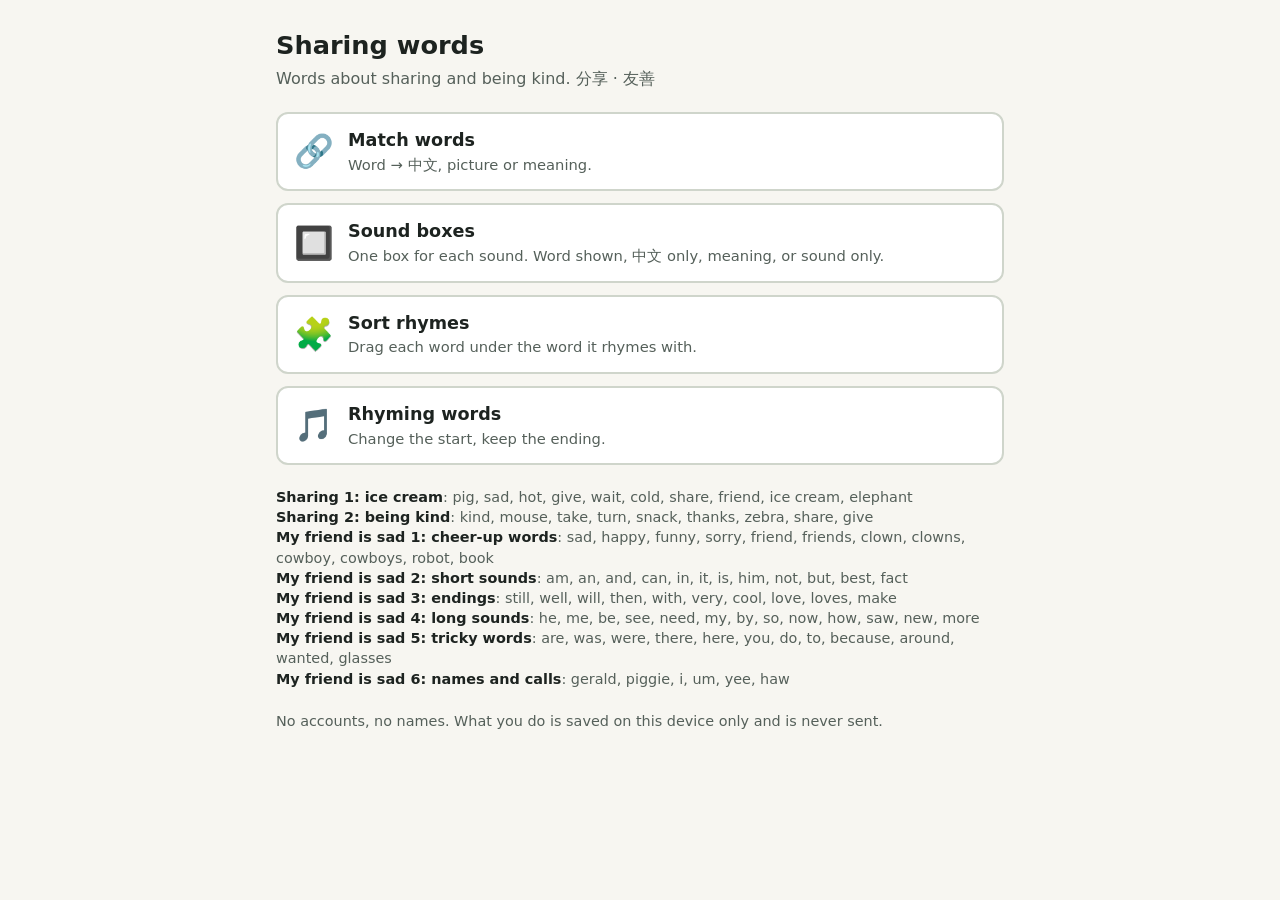
<file: index.html>
<!DOCTYPE html>
<html lang="en" translate="no" class="notranslate">
<head>
<!-- GENERATED by tools/build.py from src/index.html + src/base.css + data/units.json. Edit those, not this file. -->
<meta charset="UTF-8">
<meta name="google" content="notranslate">
<meta name="viewport" content="width=device-width, initial-scale=1">
<title>Sharing words</title>
<style>
:root {
  --bg:#f7f6f1; --card:#ffffff; --ink:#1d2320; --muted:#55605a; --line:#cfd5cb;
  --clue:#e9efdc; --box:#d9d9d9; --boxink:#111; --accent:#245c8a; --accent-ink:#fff;
  --ok:#1f6b32; --bad:#a3231b; --focus:#1a5fd0;
  --zh:"Noto Sans HK","PingFang HK","Microsoft JhengHei","Heiti TC","Noto Sans CJK TC","WenQuanYi Zen Hei",sans-serif;
  --sans:system-ui,-apple-system,"Segoe UI",Roboto,"Helvetica Neue",Arial,sans-serif;
  --emoji:"Apple Color Emoji","Segoe UI Emoji","Noto Color Emoji",sans-serif;
}
@media (prefers-color-scheme:dark) {
  :root { --bg:#14181a; --card:#1d2326; --ink:#eef1ec; --muted:#b4beb7; --line:#3b4540;
    --clue:#2b3426; --box:#3b3f3d; --boxink:#fff; --accent:#8cc0ea; --accent-ink:#0b1b28;
    --ok:#7fd48f; --bad:#ff9b92; --focus:#8cb8ff; }
}
* { box-sizing:border-box; }
html,body { margin:0; height:100%; }
body { background:var(--bg); color:var(--ink); font:16px/1.4 var(--sans); }
.zh { font-family:var(--zh); }
.emo { font-family:var(--emoji); }
button,select,input { font:inherit; color:inherit; }
button { cursor:pointer; }
:focus-visible { outline:3px solid var(--focus); outline-offset:2px; }
.sr { position:absolute; width:1px; height:1px; overflow:hidden; clip:rect(0 0 0 0); white-space:nowrap; }

/* shell: one view, no page scroll; one region takes the slack */
.app { display:flex; flex-direction:column; height:100vh; height:100dvh; }
.bar { display:flex; flex-wrap:wrap; align-items:center; gap:8px 14px; padding:8px 14px;
  background:var(--card); border-bottom:1px solid var(--line); }
.bar h1 { font-size:1.05rem; margin:0; }
.bar a.home { color:var(--accent); text-decoration:none; font-weight:700; min-height:40px; display:inline-flex; align-items:center; }
.bar label { display:inline-flex; align-items:center; gap:6px; font-size:.92rem; }
.bar .grow { flex:1; }
select { background:var(--card); border:1px solid var(--line); border-radius:8px; padding:6px 8px; min-height:40px; }
.btn { background:var(--card); border:1px solid var(--line); border-radius:8px; padding:6px 12px; min-height:40px; }
.btn:hover { border-color:var(--accent); }
.btn.pri { background:var(--accent); color:var(--accent-ink); border-color:var(--accent); font-weight:700; }
.btn[disabled] { opacity:.5; cursor:not-allowed; }
.seg { display:inline-flex; border:1px solid var(--line); border-radius:8px; overflow:hidden; }
.seg button { border:0; border-right:1px solid var(--line); background:var(--card); padding:6px 12px; min-height:40px; }
.seg button:last-child { border-right:0; }
.seg button[aria-pressed="true"] { background:var(--accent); color:var(--accent-ink); font-weight:700; }
main { flex:1; min-height:0; display:flex; flex-direction:column; }
.region { flex:1; min-height:0; overflow:auto; padding:10px 14px; }
.status { min-height:50px; padding:8px 14px; border-top:1px solid var(--line); background:var(--card); font-size:.98rem; }
.status b { font-weight:700; }
.status .tag { color:var(--muted); }
.foot { padding:6px 14px; font-size:.8rem; color:var(--muted); border-top:1px solid var(--line); }

/* the paper sheet, on screen: clue cell | boxes */
.row { display:grid; grid-template-columns:minmax(220px,280px) minmax(390px,max-content) auto; gap:14px; align-items:center;
  padding:1px 4px; margin-bottom:1px; border-radius:10px; }
.row.active { outline:2px solid var(--accent); outline-offset:2px; }
.clue { background:var(--clue); border-radius:6px; padding:2px 10px; min-height:46px; display:flex;
  align-items:center; justify-content:flex-start; gap:10px; flex-wrap:wrap; line-height:1.15; }
.clue .en { font-size:1.15rem; font-weight:600; }
.clue .cn { font-size:1.15rem; }
.clue .df { font-size:.82rem; color:var(--muted); flex:1; min-width:120px; }
.clue .ic { font-size:1.5rem; }
.clue .num { font-size:1.2rem; font-weight:700; }
.clue .sp { margin-top:2px; }
.boxes { display:flex; align-items:center; gap:0; flex-wrap:nowrap; }
.bx { position:relative; width:44px; height:44px; flex:none; }
.bx input { width:100%; height:100%; border:2px solid var(--boxink); background:var(--box); color:var(--boxink);
  text-align:center; font-size:1.35rem; font-weight:600; padding:0; margin:0 0 0 -2px; border-radius:0; }
.bx:first-child input { margin-left:0; }
.bx input:focus-visible { outline:3px solid var(--focus); outline-offset:-3px; position:relative; z-index:2; }
.bx .mk { position:absolute; top:1px; right:3px; font-style:normal; font-size:.8rem; font-weight:700; pointer-events:none; z-index:3; }
.bx.ok input { border-color:var(--ok); border-width:3px; }
.bx.ok .mk { color:var(--ok); }
.bx.bad input { border-color:var(--bad); border-style:dashed; border-width:3px; }
.bx.bad .mk { color:var(--bad); }
.bx.shown input { font-style:italic; border-style:dotted; border-width:3px; }
.gap { width:22px; flex:none; }
/* box sounds: a 🔊 under each box, shown on the row being worked on */
.bcell { display:flex; flex-direction:column; gap:4px; }
.sbar { display:flex; align-items:center; flex-wrap:wrap; row-gap:4px; }
.row:not(.active) .sbar { display:none; }
.sb { width:44px; height:40px; flex:none; padding:0; margin:0 0 0 -2px; border:1px solid var(--line); background:var(--card); border-radius:0 0 8px 8px; font-size:1rem; }
.sb:first-child { margin-left:0; }
.sb:hover { border-color:var(--accent); }
.sb.all { width:auto; margin-left:8px; white-space:nowrap; padding:0 10px; border-radius:8px; font-size:.85rem; font-weight:600; }
.bx.hear input { background:var(--clue); border-color:var(--accent); border-width:3px; }
.acts { display:flex; align-items:center; gap:6px; }
.acts .btn { min-height:36px; padding:4px 10px; font-size:.9rem; }
.lvl { font-size:.8rem; letter-spacing:1px; color:var(--muted); min-width:56px; text-align:right; }
.due { font-size:.72rem; border:1px solid var(--muted); border-radius:6px; padding:0 5px; color:var(--muted); }

/* teacher lock: switches disappear; a small mark says the page is pinned */
.lockmark { display:none; font-size:.85rem; color:var(--muted); }
.locked .lockmark { display:inline; }
.locked .ctl { display:none !important; }

/* tiles */
.tray { border-top:1px solid var(--line); background:var(--card); padding:8px 14px; max-height:34vh; overflow:auto; }
.tray[hidden] { display:none; }
.tiles { display:flex; flex-wrap:wrap; gap:6px; }
.tile { min-width:44px; height:44px; padding:0 10px; border:2px solid var(--boxink); background:var(--card);
  border-radius:8px; font-size:1.25rem; font-weight:600; }
.tile:hover { background:var(--clue); }

/* dialogs */
.veil { position:fixed; inset:0; background:rgba(0,0,0,.45); display:flex; align-items:center; justify-content:center; padding:14px; z-index:50; }
.veil[hidden] { display:none; }
.dlg { background:var(--card); color:var(--ink); border-radius:12px; max-width:760px; width:100%; max-height:88vh; display:flex;
  flex-direction:column; border:1px solid var(--line); }
.dlg header { padding:10px 14px; border-bottom:1px solid var(--line); display:flex; align-items:center; gap:8px; }
.dlg header h2 { margin:0; font-size:1.05rem; flex:1; }
.dlg pre { margin:0; padding:12px 14px; overflow:auto; white-space:pre-wrap; font:.88rem/1.45 ui-monospace,Menlo,Consolas,monospace; }
.dlg footer { padding:10px 14px; border-top:1px solid var(--line); display:flex; flex-wrap:wrap; gap:8px; align-items:center; }
.dlg .small { font-size:.8rem; color:var(--muted); flex-basis:100%; }

/* narrow screens: one row at a time */
.nav-narrow { display:none; }
@media (max-width:720px) {
  .app { height:auto; min-height:100dvh; }
  .region { overflow:visible; }
  .row { grid-template-columns:1fr; gap:8px; }
  .clue { flex-wrap:wrap; }
  .row:not(.active) { display:none; }
  .boxes { overflow-x:auto; padding-bottom:4px; }
  .acts { flex-wrap:wrap; }
  .nav-narrow { display:flex; gap:8px; }
  .bar .grow { display:none; }
}
@media (prefers-reduced-motion:reduce) { * { animation:none !important; transition:none !important; scroll-behavior:auto !important; } }

@media print {
  .bar,.tray,.status,.foot,.acts,.nav-narrow,.veil,.sbar { display:none !important; }
  .app { display:block; height:auto; } .region { overflow:visible; }
  body { background:#fff; color:#000; } .row:not(.active) { display:grid !important; }
  .row,.row.active { outline:0; grid-template-columns:240px 1fr; break-inside:avoid; margin-bottom:8px; }
  .bx input { -webkit-print-color-adjust:exact; print-color-adjust:exact; }
  .printing-blank .bx input { color:transparent; } .printing-blank .bx .mk { display:none; }
  .printing-blank .bx { } .printing-blank .bx.ok input,.printing-blank .bx.bad input,.printing-blank .bx.shown input { border:2px solid #111; font-style:normal; }
}

/* full screen guard on pinned tools: red when she leaves full screen, green tick when she comes back */
.fsv { position:fixed; inset:0; z-index:100; display:flex; align-items:center; justify-content:center; padding:20px; }
.fsv[hidden] { display:none; }
.fsv.start { background:var(--bg); color:var(--ink); }
.fsv.red { background:#b3261e; color:#fff; }
.fsv.green { background:#1f6b32; color:#fff; }
.fsbox { text-align:center; max-width:560px; }
.fsg { font-size:5rem; line-height:1.1; font-weight:700; }
.fst { font-size:1.7rem; font-weight:700; margin:12px 0 20px; }
.fsv .fsb { font-size:1.25rem; min-height:56px; padding:10px 28px; }
.fsv.red .fsb { background:#fff; color:#7a1712; border-color:#fff; }

.wrap { max-width:760px; margin:0 auto; padding:28px 16px 40px; }
h1 { margin:0 0 4px; font-size:1.6rem; }
.sub { color:var(--muted); margin:0 0 22px; }
.grid { display:grid; gap:12px; }
a.card { display:flex; align-items:center; gap:14px; background:var(--card); border:2px solid var(--line); border-radius:12px; padding:14px 16px; color:inherit; text-decoration:none; min-height:72px; }
a.card:hover { border-color:var(--accent); }
a.card .ic { font-size:2rem; }
a.card h2 { font-size:1.1rem; margin:0; } a.card p { margin:2px 0 0; color:var(--muted); font-size:.92rem; }
.units { margin-top:22px; color:var(--muted); font-size:.9rem; }
.units b { color:var(--ink); }
body { height:auto; }
</style>
</head>
<body>
<div class="wrap">
  <h1>Sharing words</h1>
  <p class="sub">Words about sharing and being kind. 分享 · 友善</p>
  <div class="grid">
    <a class="card" href="match.html"><span class="ic emo">🔗</span><span><h2>Match words</h2><p>Word → 中文, picture or meaning.</p></span></a>
    <a class="card" href="elkonin.html"><span class="ic emo">🔲</span><span><h2>Sound boxes</h2><p>One box for each sound. Word shown, 中文 only, meaning, or sound only.</p></span></a>
    <a class="card" href="sort.html"><span class="ic emo">🧩</span><span><h2>Sort rhymes</h2><p>Drag each word under the word it rhymes with.</p></span></a>
    <a class="card" href="rhyme.html"><span class="ic emo">🎵</span><span><h2>Rhyming words</h2><p>Change the start, keep the ending.</p></span></a>
  </div>
  <p class="units" id="units"></p>
  <p class="units">No accounts, no names. What you do is saved on this device only and is never sent.</p>
</div>
<script>
const D = {"_about":"SOURCE OF TRUTH for every tool in this repo (sound boxes, match, rhyme). Edit here, then run: python3 tools/build.py. Vocabulary only — no names, no book text. Chinese is written Traditional, Hong Kong usage; have a Cantonese speaker check it.","_boxes":"One box per SOUND. parts = list of syllables (and words); each = list of boxes, and a gap is left between them, as on the hand-made sheets (can | dy). Two-letter and three-letter spellings share one box (sh, ai, are). A final silent e goes with the consonant before it (ce, ke, ve, se), as on the paper sheets.","tips":{"sh":{"kind":"2-letter sound","tip":"sh: two letters make one sound, so they share one box."},"ai":{"kind":"2-letter sound","tip":"ai: two letters make one sound (the 'ay' in wait)."},"ie":{"kind":"2-letter sound","tip":"ie says /e/ in friend. It is a tricky spelling — learn it as one chunk."},"are":{"kind":"3-letter sound","tip":"are: three letters make the 'air' sound in share. One box."},"ea":{"kind":"2-letter sound","tip":"ea: two letters make one sound (the 'ee' in cream)."},"ph":{"kind":"2-letter sound","tip":"ph says /f/ in elephant. Two letters, one sound."},"ve":{"kind":"silent-e ending","tip":"English words do not end in v. 've' is one box and the e is silent."},"ce":{"kind":"silent-e ending","tip":"ce says /s/ (c before e is soft). The e is silent, and it makes the i say its name."},"ke":{"kind":"silent-e ending","tip":"ke says /k/. The e is silent, and it makes the a say its name: a-ke."},"se":{"kind":"silent-e ending","tip":"se says /s/ at the end of mouse. The e is silent."},"ou":{"kind":"2-letter sound","tip":"ou says /ow/ in mouse. Two letters, one sound."},"ur":{"kind":"2-letter sound","tip":"ur: two letters make one sound (/er/)."},"ck":{"kind":"2-letter sound","tip":"ck: two letters make one /k/ sound, used straight after a short vowel at the end of a word."},"th":{"kind":"2-letter sound","tip":"th: two letters make one sound."},"pp":{"kind":"2-letter sound","tip":"pp: two letters, one /p/ sound."},"nn":{"kind":"2-letter sound","tip":"nn: two letters, one /n/ sound."},"rr":{"kind":"2-letter sound","tip":"rr: two letters, one /r/ sound."},"ss":{"kind":"2-letter sound","tip":"ss: two letters, one /s/ sound."},"ll":{"kind":"2-letter sound","tip":"ll: two letters, one /l/ sound, at the end of a short word: still, well, will."},"ow":{"kind":"2-letter sound","tip":"ow says /ow/ in cow, now and clown. Two letters, one sound."},"oy":{"kind":"2-letter sound","tip":"oy says /oy/ in boy. Two letters, one sound."},"oo":{"kind":"2-letter sound","tip":"oo: two letters, one sound. Short in book, long in cool."},"ee":{"kind":"2-letter sound","tip":"ee: two letters, one sound (/ee/ in see)."},"ew":{"kind":"2-letter sound","tip":"ew says /yoo/ in new. Two letters, one sound."},"aw":{"kind":"2-letter sound","tip":"aw says /or/ in saw. Two letters, one sound."},"au":{"kind":"2-letter sound","tip":"au: two letters, one sound."},"ore":{"kind":"3-letter sound","tip":"ore: three letters make the /or/ sound in more. One box."},"ere":{"kind":"3-letter sound","tip":"ere: three letters, one sound. It says something different in here, there and were."},"gg":{"kind":"2-letter sound","tip":"gg: two letters, one /g/ sound."}},"words":{"pig":{"zh":"豬","icon":"🐷","def":"A pink farm animal.","parts":[["p","i","g"]],"sounds":["p","i","g"]},"sad":{"zh":"傷心","icon":"😢","def":"You feel this when you want to cry.","parts":[["s","a","d"]],"sounds":["s","a","d"]},"hot":{"zh":"熱","icon":"🥵","def":"Very warm. Not cold.","parts":[["h","o","t"]],"sounds":["h","o","t"]},"give":{"zh":"給","icon":"🎁","def":"You hand something to a person.","parts":[["g","i","ve"]],"sounds":["g","i","v"]},"wait":{"zh":"等","icon":"⏳","def":"Stay. Do not go yet.","parts":[["w","ai","t"]],"sounds":["w","ay","t"]},"cold":{"zh":"凍","icon":"🥶","def":"Not hot. Ice is cold.","parts":[["c","o","l","d"]],"sounds":["k","oa","l","d"],"tip":"o says its own name (/oh/) in cold — the same in old, hold and gold."},"share":{"zh":"分享","icon":"🍪🤝","def":"You give some to a friend and keep some too.","parts":[["sh","are"]],"sounds":["sh","air"]},"friend":{"zh":"朋友","icon":"👫","def":"A person you like. You play together.","parts":[["f","r","ie","n","d"]],"sounds":["f","r","e","n","d"]},"ice cream":{"zh":"雪糕","icon":"🍦","def":"A cold, sweet food.","parts":[["i","ce"],["c","r","ea","m"]],"sounds":["igh","s","k","r","ee","m"]},"elephant":{"zh":"大象","icon":"🐘","def":"A very big animal with a long trunk.","parts":[["e","l"],["e"],["ph","a","n","t"]],"sounds":["e","l","schwa","f","schwa","n","t"],"tip":"Three syllables, seven sounds: el | e | phant.","boxTips":{"2":"e says /uh/ here. Say it in chunks: el | e | phant.","4":"a says /uh/ in -phant."}},"kind":{"zh":"友善","icon":"🤗","def":"Nice to other people. You help and you share.","parts":[["k","i","n","d"]],"sounds":["k","igh","n","d"],"tip":"i says its own name (/eye/) in kind — the same in find and mind."},"mouse":{"zh":"老鼠","icon":"🐭","def":"A very small animal with a long tail.","parts":[["m","ou","se"]],"sounds":["m","ow","s"]},"take":{"zh":"拿","icon":"✋","def":"Get something into your hand.","parts":[["t","a","ke"]],"sounds":["t","ay","k"]},"turn":{"zh":"輪流","icon":"🔄","def":"Your go. Then it is my go.","parts":[["t","ur","n"]],"sounds":["t","er","n"]},"snack":{"zh":"小食","icon":"🍎","def":"A small food between meals.","parts":[["s","n","a","ck"]],"sounds":["s","n","a","k"]},"thanks":{"zh":"多謝","icon":"🙏","def":"Words you say when someone gives you something.","parts":[["th","a","n","k","s"]],"sounds":["th","a","n","k","s"]},"zebra":{"zh":"斑馬","icon":"🦓","def":"A black and white striped animal.","parts":[["z","e"],["b","r","a"]],"sounds":["z","e","b","r","schwa"],"boxTips":{"4":"a at the end of zebra says /uh/."}},"happy":{"zh":"開心","icon":"😊","def":"You feel good. You smile.","parts":[["h","a","pp"],["y"]],"sounds":["h","a","p","ee"],"boxTips":{"3":"y at the end of a longer word says /ee/: happy, funny, sorry, very."}},"funny":{"zh":"好笑","icon":"😂","def":"It makes you laugh.","parts":[["f","u","nn"],["y"]],"sounds":["f","u","n","ee"],"boxTips":{"3":"y at the end of a longer word says /ee/: happy, funny, sorry, very."}},"sorry":{"zh":"對不起","icon":"🙇","def":"You say this when you made someone feel bad.","parts":[["s","o","rr"],["y"]],"sounds":["s","o","r","ee"],"boxTips":{"3":"y at the end of a longer word says /ee/: happy, funny, sorry, very."}},"friends":{"zh":"一班朋友","icon":"👫👭","def":"More than one friend.","parts":[["f","r","ie","n","d","s"]],"sounds":["f","r","e","n","d","z"],"boxTips":{"5":"s says /z/ at the end of friends."}},"clown":{"zh":"小丑","icon":"🤡","def":"A person with a red nose and big shoes who makes people laugh.","parts":[["c","l","ow","n"]],"sounds":["k","l","ow","n"]},"clowns":{"zh":"一班小丑","icon":"🤡🤡","def":"More than one clown.","parts":[["c","l","ow","n","s"]],"sounds":["k","l","ow","n","z"],"boxTips":{"4":"s says /z/ at the end of clowns."}},"cowboy":{"zh":"牛仔","icon":"🤠","def":"A person who rides a horse and looks after cows.","parts":[["c","ow"],["b","oy"]],"sounds":["k","ow","b","oy"]},"cowboys":{"zh":"一班牛仔","icon":"🤠🤠","def":"More than one cowboy.","parts":[["c","ow"],["b","oy","s"]],"sounds":["k","ow","b","oy","z"],"boxTips":{"4":"s says /z/ at the end of cowboys."}},"robot":{"zh":"機械人","icon":"🤖","def":"A machine that can move and do jobs.","parts":[["r","o"],["b","o","t"]],"sounds":["r","oa","b","o","t"],"boxTips":{"1":"o at the end of a syllable says its name /oh/: ro | bot."}},"book":{"zh":"書","icon":"📖","def":"You read it. It has pages.","parts":[["b","oo","k"]],"sounds":["b","oo_short","k"],"boxTips":{"1":"oo says the short /oo/ in book, look and cook."}},"am":{"zh":"係（我係）","icon":"🧍","def":"Use it with I: I am sad.","parts":[["a","m"]],"sounds":["a","m"]},"an":{"zh":"一個","icon":"☝️","def":"One. Use it before a, e, i, o, u: an elephant.","parts":[["a","n"]],"sounds":["a","n"]},"and":{"zh":"同埋","icon":"➕","def":"It joins two things: you and me.","parts":[["a","n","d"]],"sounds":["a","n","d"]},"can":{"zh":"可以","icon":"💪","def":"You are able to do it.","parts":[["c","a","n"]],"sounds":["k","a","n"]},"in":{"zh":"喺…入面","icon":"📥","def":"Inside.","parts":[["i","n"]],"sounds":["i","n"]},"it":{"zh":"佢（件嘢）","icon":"📦","def":"A thing: It is big.","parts":[["i","t"]],"sounds":["i","t"]},"is":{"zh":"係","icon":"🟰","def":"Use it with he, she, it: He is sad.","parts":[["i","s"]],"sounds":["i","z"],"boxTips":{"1":"s says /z/ in is and his."}},"him":{"zh":"佢（男仔）","icon":"👦","def":"A boy or a man: I can see him.","parts":[["h","i","m"]],"sounds":["h","i","m"]},"not":{"zh":"唔係","icon":"🚫","def":"No: I am not sad.","parts":[["n","o","t"]],"sounds":["n","o","t"]},"but":{"zh":"但係","icon":"🔀","def":"It shows a change: I am small, but I am fast.","parts":[["b","u","t"]],"sounds":["b","u","t"]},"best":{"zh":"最好","icon":"🥇","def":"Better than all the others.","parts":[["b","e","s","t"]],"sounds":["b","e","s","t"]},"fact":{"zh":"事實","icon":"✅","def":"Something that is true.","parts":[["f","a","c","t"]],"sounds":["f","a","k","t"]},"still":{"zh":"仲係","icon":"⏸️","def":"It has not stopped: I am still sad.","parts":[["s","t","i","ll"]],"sounds":["s","t","i","l"]},"well":{"zh":"好好","icon":"👍","def":"In a good way: You did well.","parts":[["w","e","ll"]],"sounds":["w","e","l"]},"will":{"zh":"會","icon":"🔜","def":"It happens later: I will help.","parts":[["w","i","ll"]],"sounds":["w","i","l"]},"then":{"zh":"然後","icon":"➡️","def":"Next. After that.","parts":[["th","e","n"]],"sounds":["dh","e","n"],"boxTips":{"0":"th is the noisy /th/ in then, this and with."}},"with":{"zh":"同","icon":"🤝","def":"Together: Play with me.","parts":[["w","i","th"]],"sounds":["w","i","dh"],"boxTips":{"2":"th is the noisy /th/ in then, this and with."}},"very":{"zh":"非常","icon":"‼️","def":"A lot: very happy.","parts":[["v","e"],["r","y"]],"sounds":["v","e","r","ee"],"boxTips":{"3":"y at the end of a longer word says /ee/: happy, funny, sorry, very."}},"cool":{"zh":"型","icon":"😎","def":"Great! (It can also mean a little cold.)","parts":[["c","oo","l"]],"sounds":["k","oo_long","l"],"boxTips":{"1":"oo says the long /oo/ in cool, pool and moon."}},"love":{"zh":"愛","icon":"❤️","def":"You like someone very, very much.","parts":[["l","o","ve"]],"sounds":["l","u","v"],"boxTips":{"1":"o says /u/ in love, glove and come."}},"loves":{"zh":"愛（佢愛）","icon":"💕","def":"Use it with he, she, it: She loves books.","parts":[["l","o","ve","s"]],"sounds":["l","u","v","z"],"boxTips":{"1":"o says /u/ in love, glove and come.","3":"s says /z/ at the end of loves."}},"make":{"zh":"整；令","icon":"🛠️","def":"Build something. Or: You make me happy.","parts":[["m","a","ke"]],"sounds":["m","ay","k"]},"he":{"zh":"佢（男）","icon":"👨","def":"A boy or a man: He is sad.","parts":[["h","e"]],"sounds":["h","ee"],"boxTips":{"1":"e at the end of a short word says its name /ee/: he, me, be, we."}},"me":{"zh":"我","icon":"🙋","def":"The person talking: Look at me.","parts":[["m","e"]],"sounds":["m","ee"],"boxTips":{"1":"e at the end of a short word says its name /ee/: he, me, be, we."}},"be":{"zh":"係；做","icon":"🌟","def":"I want to be happy.","parts":[["b","e"]],"sounds":["b","ee"],"boxTips":{"1":"e at the end of a short word says its name /ee/: he, me, be, we."}},"see":{"zh":"見","icon":"👀","def":"Use your eyes.","parts":[["s","ee"]],"sounds":["s","ee"]},"need":{"zh":"需要","icon":"🆘","def":"You must have it.","parts":[["n","ee","d"]],"sounds":["n","ee","d"]},"my":{"zh":"我嘅","icon":"🏷️","def":"It belongs to me: my book.","parts":[["m","y"]],"sounds":["m","igh"],"boxTips":{"1":"y at the end of a short word says /igh/: my, by, cry."}},"by":{"zh":"由","icon":"✍️","def":"Who made it: a book by a writer.","parts":[["b","y"]],"sounds":["b","igh"],"boxTips":{"1":"y at the end of a short word says /igh/: my, by, cry."}},"so":{"zh":"咁；所以","icon":"💡","def":"Very: so happy. Or: that is why.","parts":[["s","o"]],"sounds":["s","oa"],"boxTips":{"1":"o at the end of a short word says its name /oh/: so, go, no."}},"now":{"zh":"而家","icon":"⏰","def":"At this time.","parts":[["n","ow"]],"sounds":["n","ow"]},"how":{"zh":"點樣","icon":"❓","def":"It asks the way: How can I help?","parts":[["h","ow"]],"sounds":["h","ow"]},"saw":{"zh":"見到","icon":"👁️","def":"See, in the past: I saw a clown.","parts":[["s","aw"]],"sounds":["s","or"]},"new":{"zh":"新","icon":"✨","def":"Not old.","parts":[["n","ew"]],"sounds":["n","yoo"]},"more":{"zh":"更多","icon":"🍪🍪","def":"A bigger amount: more, please!","parts":[["m","ore"]],"sounds":["m","or"]},"are":{"zh":"係","icon":"👥","def":"Use it with you, we, they: You are my friend.","parts":[["are"]],"sounds":["ar"],"boxTips":{"0":"are says /ar/ in the word are. In share it says /air/."}},"was":{"zh":"係（以前）","icon":"⏪","def":"Is, in the past: He was sad.","parts":[["w","a","s"]],"sounds":["w","o","z"],"boxTips":{"1":"a says /o/ after w: was, want, wash.","2":"s says /z/ in was."}},"were":{"zh":"係（以前）","icon":"⏮️","def":"Are, in the past: They were funny.","parts":[["w","ere"]],"sounds":["w","er"],"boxTips":{"1":"ere says /er/ in were."}},"there":{"zh":"嗰度","icon":"🏝️","def":"That place. Not here.","parts":[["th","ere"]],"sounds":["dh","air"],"boxTips":{"0":"th is the noisy /th/ in there.","1":"ere says /air/ in there and where."}},"here":{"zh":"呢度","icon":"📍","def":"This place. Near me.","parts":[["h","ere"]],"sounds":["h","ear"],"boxTips":{"1":"ere says /ear/ in here."}},"you":{"zh":"你","icon":"🧑","def":"The person I am talking to.","parts":[["y","ou"]],"sounds":["y","oo_long"],"boxTips":{"1":"ou says /oo/ in you. In mouse it says /ow/."}},"do":{"zh":"做","icon":"▶️","def":"Make something happen: What can I do?","parts":[["d","o"]],"sounds":["d","oo_long"],"boxTips":{"1":"o says /oo/ in do and to."}},"to":{"zh":"去","icon":"🎯","def":"It shows where: Go to school.","parts":[["t","o"]],"sounds":["t","oo_long"],"boxTips":{"1":"o says /oo/ in do and to."}},"because":{"zh":"因為","icon":"💭","def":"It gives the reason: I am sad because it is cold.","parts":[["b","e"],["c","au","se"]],"sounds":["b","schwa","k","o","z"],"boxTips":{"1":"e says /uh/ here: be | cause.","3":"au says /o/ in because.","4":"se says /z/ in because. The e is silent."}},"around":{"zh":"周圍","icon":"⭕","def":"On every side: Look around.","parts":[["a"],["r","ou","n","d"]],"sounds":["schwa","r","ow","n","d"],"boxTips":{"0":"a says /uh/ at the start of around."}},"wanted":{"zh":"想要（以前）","icon":"🤲","def":"Want, in the past: I wanted to help.","parts":[["w","a","n"],["t","e","d"]],"sounds":["w","o","n","t","schwa","d"],"boxTips":{"1":"a says /o/ after w: was, want, wash.","4":"e says /uh/ in -ted: want | ed."}},"glasses":{"zh":"眼鏡","icon":"👓","def":"You wear them on your eyes to see better.","parts":[["g","l","a","ss"],["e","s"]],"sounds":["g","l","ar","s","schwa","z"],"boxTips":{"2":"a says /ar/ in glasses (Australian English).","4":"e says /uh/ in -es.","5":"s says /z/ at the end of glasses."}},"gerald":{"zh":"傑拉德（大象）","icon":"🐘","def":"The elephant's name. A name starts with a capital: Gerald.","parts":[["g","e","r"],["a","l","d"]],"sounds":["j","e","r","schwa","l","d"],"boxTips":{"0":"g says /j/ in Gerald (g before e can be soft, as in gem).","3":"a says /uh/ in -ald."}},"piggie":{"zh":"小豬（豬仔的名）","icon":"🐷","def":"The pig's name. A name starts with a capital: Piggie.","parts":[["p","i","gg"],["ie"]],"sounds":["p","i","g","ee"],"boxTips":{"3":"ie says /ee/ at the end of piggie. In friend it says /e/."}},"yee":{"zh":"牛仔叫聲（前半）","icon":"🤠","def":"The first half of a cowboy shout: yee-haw!","parts":[["y","ee"]],"sounds":["y","ee"]},"haw":{"zh":"牛仔叫聲（後半）","icon":"🐴","def":"The second half of a cowboy shout: yee-haw!","parts":[["h","aw"]],"sounds":["h","or"]},"um":{"zh":"呃","icon":"🤔","def":"A sound you make when you are thinking.","parts":[["u","m"]],"sounds":["u","m"]},"i":{"zh":"我","icon":"👤","def":"Me. I is always a capital letter: I am happy.","parts":[["i"]],"sounds":["igh"],"boxTips":{"0":"i on its own says its name /igh/, and it is always a capital: I."}}},"books":[{"id":"all","title":"All three books","mix":true,"units":[]},{"id":"ice","title":"Ice cream","units":["share-1"]},{"id":"kind","title":"Being kind","units":["share-2"]},{"id":"sad","title":"My friend is sad","units":["sad-1","sad-2","sad-3","sad-4","sad-5","sad-6"]}],"units":[{"id":"share-1","title":"Sharing 1: ice cream","zh":"分享 1：雪糕","words":["pig","sad","hot","give","wait","cold","share","friend","ice cream","elephant"]},{"id":"share-2","title":"Sharing 2: being kind","zh":"分享 2：友善","words":["kind","mouse","take","turn","snack","thanks","zebra","share","give"]},{"id":"sad-1","title":"My friend is sad 1: cheer-up words","zh":"朋友唔開心 1：逗佢笑","words":["sad","happy","funny","sorry","friend","friends","clown","clowns","cowboy","cowboys","robot","book"]},{"id":"sad-2","title":"My friend is sad 2: short sounds","zh":"朋友唔開心 2：短音","words":["am","an","and","can","in","it","is","him","not","but","best","fact"]},{"id":"sad-3","title":"My friend is sad 3: endings","zh":"朋友唔開心 3：字尾","words":["still","well","will","then","with","very","cool","love","loves","make"]},{"id":"sad-4","title":"My friend is sad 4: long sounds","zh":"朋友唔開心 4：長音","words":["he","me","be","see","need","my","by","so","now","how","saw","new","more"]},{"id":"sad-5","title":"My friend is sad 5: tricky words","zh":"朋友唔開心 5：難串的字","words":["are","was","were","there","here","you","do","to","because","around","wanted","glasses"]},{"id":"sad-6","title":"My friend is sad 6: names and calls","zh":"朋友唔開心 6：名字同叫聲","words":["gerald","piggie","i","um","yee","haw"]}],"rhymes":[{"id":"ig","unit":"share-1","rime":"ig","key":"pig","words":["pig","big","dig","wig","fig","jig"],"gloss":{"pig":"豬","big":"大","dig":"挖","wig":"假髮","fig":"無花果","jig":"輕快的舞"},"near":[{"w":"pin","rime":"in"},{"w":"peg","rime":"eg"},{"w":"bag","rime":"ag"},{"w":"dog","rime":"og"}]},{"id":"ot","unit":"share-1","rime":"ot","key":"hot","words":["hot","pot","dot","cot","got","lot","not","rot"],"gloss":{"hot":"熱","pot":"鍋","dot":"點","cot":"嬰兒床","got":"得到","lot":"很多","not":"不","rot":"腐爛"},"near":[{"w":"hat","rime":"at"},{"w":"hop","rime":"op"},{"w":"net","rime":"et"},{"w":"cut","rime":"ut"}]},{"id":"ad","unit":"share-1","rime":"ad","key":"sad","words":["sad","mad","dad","bad","had","pad","glad"],"gloss":{"sad":"傷心","mad":"生氣","dad":"爸爸","bad":"壞","had":"有","pad":"墊子","glad":"高興"},"near":[{"w":"sat","rime":"at"},{"w":"sip","rime":"ip"},{"w":"bed","rime":"ed"},{"w":"mud","rime":"ud"}]},{"id":"old","unit":"share-1","rime":"old","key":"cold","words":["cold","old","hold","gold","bold","told","sold","fold"],"gloss":{"cold":"凍","old":"舊","hold":"拿著","gold":"金","bold":"勇敢","told":"告訴了","sold":"賣了","fold":"摺"},"near":[{"w":"cod","rime":"od"},{"w":"cool","rime":"ool"},{"w":"wild","rime":"ild"},{"w":"cord","rime":"ord"}]},{"id":"ouse","unit":"share-2","rime":"ouse","key":"mouse","words":["mouse","house","louse","blouse"],"gloss":{"mouse":"老鼠","house":"房子","louse":"蝨子","blouse":"女裝上衣"},"near":[{"w":"moose","rime":"oose"},{"w":"mouth","rime":"outh"},{"w":"mess","rime":"ess"},{"w":"horse","rime":"orse"}]},{"id":"ake","unit":"share-2","rime":"ake","key":"take","words":["take","make","cake","bake","lake","wake","rake","shake","snake"],"gloss":{"take":"拿","make":"做","cake":"蛋糕","bake":"焗","lake":"湖","wake":"醒","rake":"耙","shake":"搖","snake":"蛇"},"near":[{"w":"tack","rime":"ack"},{"w":"tape","rime":"ape"},{"w":"bike","rime":"ike"},{"w":"talk","rime":"alk"}]},{"id":"ack","unit":"share-2","rime":"ack","key":"snack","words":["snack","back","sack","pack","black","track","crack","quack"],"gloss":{"snack":"小食","back":"背","sack":"大袋","pack":"包","black":"黑色","track":"軌道","crack":"裂縫","quack":"嘎嘎叫"},"near":[{"w":"snap","rime":"ap"},{"w":"snow","rime":"ow"},{"w":"sock","rime":"ock"},{"w":"neck","rime":"eck"}]},{"id":"ind","unit":"share-2","rime":"ind","key":"kind","words":["kind","find","mind","bind","blind","grind"],"gloss":{"kind":"友善","find":"找到","mind":"介意","bind":"綁","blind":"盲","grind":"磨"},"near":[{"w":"king","rime":"ing"},{"w":"kid","rime":"id"},{"w":"mend","rime":"end"},{"w":"hand","rime":"and"}]},{"id":"own","unit":"sad-1","rime":"own","key":"clown","words":["clown","down","town","gown","frown","brown","crown","drown"],"gloss":{"clown":"小丑","down":"落","town":"小鎮","gown":"長袍","frown":"皺眉","brown":"啡色","crown":"皇冠","drown":"遇溺"},"near":[{"w":"cloud","rime":"oud"},{"w":"clock","rime":"ock"},{"w":"clan","rime":"an"},{"w":"cows","rime":"ows"}]},{"id":"ook","unit":"sad-1","rime":"ook","key":"book","words":["book","look","cook","hook","took","shook"],"gloss":{"book":"書","look":"睇","cook":"煮","hook":"鈎","took":"拿了","shook":"搖了"},"near":[{"w":"back","rime":"ack"},{"w":"boot","rime":"oot"},{"w":"bike","rime":"ike"},{"w":"cool","rime":"ool"}]},{"id":"an","unit":"sad-2","rime":"an","key":"can","words":["can","man","fan","pan","ran","van","plan"],"gloss":{"can":"可以","man":"男人","fan":"風扇","pan":"鑊","ran":"跑了","van":"客貨車","plan":"計劃"},"near":[{"w":"cap","rime":"ap"},{"w":"cat","rime":"at"},{"w":"ten","rime":"en"},{"w":"bun","rime":"un"}]},{"id":"est","unit":"sad-2","rime":"est","key":"best","words":["best","nest","rest","test","west","chest","vest"],"gloss":{"best":"最好","nest":"雀巢","rest":"休息","test":"測驗","west":"西","chest":"心口","vest":"背心"},"near":[{"w":"bent","rime":"ent"},{"w":"bet","rime":"et"},{"w":"last","rime":"ast"},{"w":"just","rime":"ust"}]},{"id":"ill","unit":"sad-3","rime":"ill","key":"still","words":["still","will","hill","fill","pill","spill","bill"],"gloss":{"still":"仲係","will":"會","hill":"山","fill":"裝滿","pill":"藥丸","spill":"倒瀉","bill":"帳單"},"near":[{"w":"well","rime":"ell"},{"w":"sit","rime":"it"},{"w":"stiff","rime":"iff"},{"w":"stall","rime":"all"}]},{"id":"ell","unit":"sad-3","rime":"ell","key":"well","words":["well","bell","tell","sell","shell","smell","spell","yell"],"gloss":{"well":"好好","bell":"鐘","tell":"講","sell":"賣","shell":"貝殼","smell":"聞","spell":"串字","yell":"大叫"},"near":[{"w":"will","rime":"ill"},{"w":"wet","rime":"et"},{"w":"ball","rime":"all"},{"w":"bed","rime":"ed"}]},{"id":"ow","unit":"sad-4","rime":"ow","key":"now","words":["now","how","cow","wow","brow","vow"],"gloss":{"now":"而家","how":"點樣","cow":"牛","wow":"嘩","brow":"眉","vow":"誓言"},"near":[{"w":"new","rime":"ew"},{"w":"nod","rime":"od"},{"w":"house","rime":"ouse"},{"w":"hot","rime":"ot"}]},{"id":"ee","unit":"sad-4","rime":"ee","key":"see","words":["see","bee","tree","free","three","knee"],"gloss":{"see":"見","bee":"蜜蜂","tree":"樹","free":"免費","three":"三","knee":"膝頭"},"near":[{"w":"say","rime":"ay"},{"w":"seed","rime":"eed"},{"w":"sigh","rime":"igh"},{"w":"saw","rime":"aw"}]},{"id":"aw","unit":"sad-6","rime":"aw","key":"haw","words":["haw","saw","paw","jaw","raw","claw","draw","straw"],"gloss":{"haw":"牛仔叫聲","saw":"見到","paw":"腳掌","jaw":"下巴","raw":"生","claw":"爪","draw":"畫","straw":"飲管"},"near":[{"w":"hay","rime":"ay"},{"w":"how","rime":"ow"},{"w":"hat","rime":"at"},{"w":"jar","rime":"ar"}]}]};
document.getElementById('units').innerHTML = D.units.map(u => '<b>' + u.title + '</b>: ' + u.words.join(', ')).join('<br>');
</script>
</body>
</html>
</file>
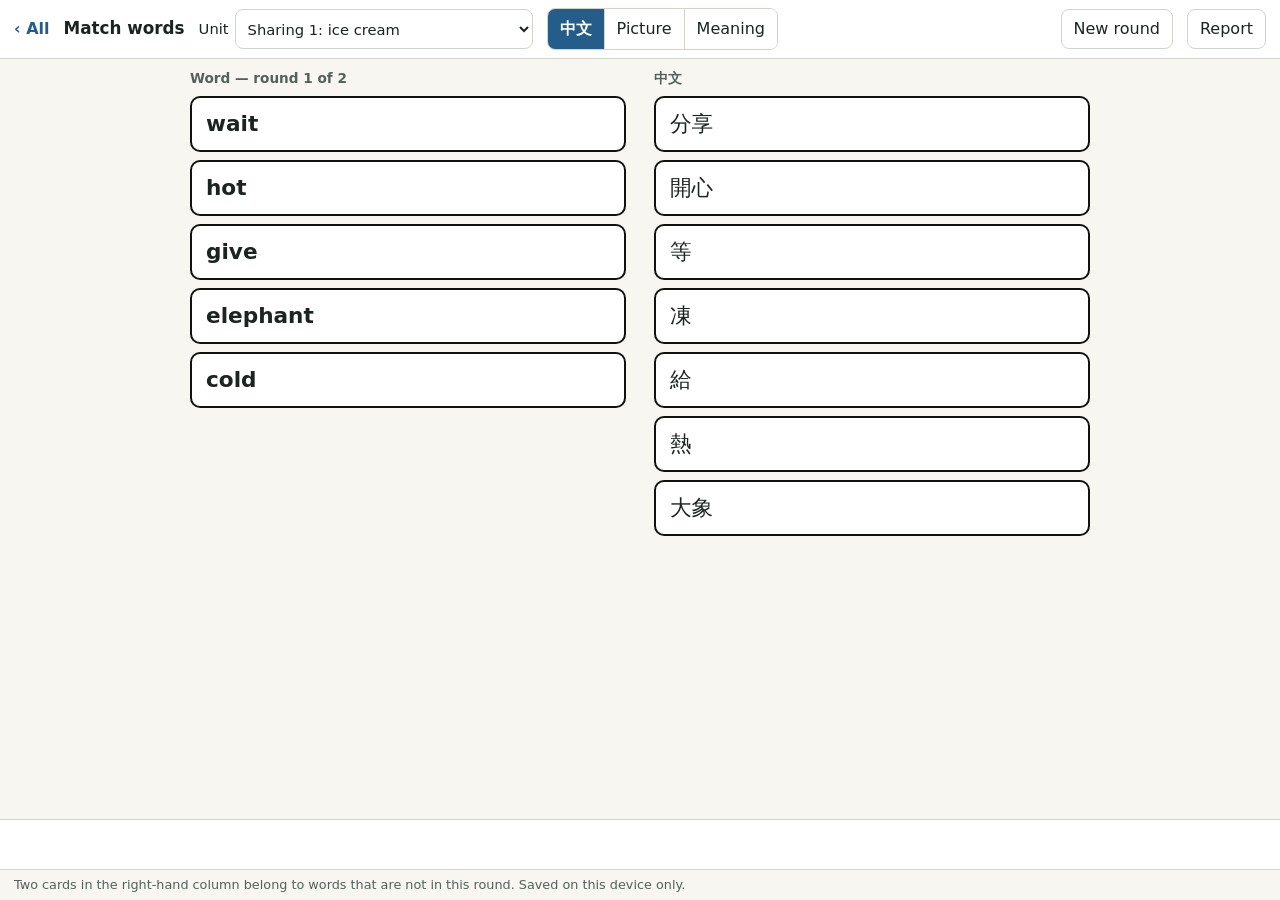
<file: match.html>
<!DOCTYPE html>
<html lang="en" translate="no" class="notranslate">
<head>
<!-- GENERATED by tools/build.py from src/match.html + src/base.css + src/core.js + data/units.json.
     Edit those, not this file. -->
<meta charset="UTF-8">
<meta name="google" content="notranslate">
<meta name="viewport" content="width=device-width, initial-scale=1">
<title>Match words</title>
<style>
:root {
  --bg:#f7f6f1; --card:#ffffff; --ink:#1d2320; --muted:#55605a; --line:#cfd5cb;
  --clue:#e9efdc; --box:#d9d9d9; --boxink:#111; --accent:#245c8a; --accent-ink:#fff;
  --ok:#1f6b32; --bad:#a3231b; --focus:#1a5fd0;
  --zh:"Noto Sans HK","PingFang HK","Microsoft JhengHei","Heiti TC","Noto Sans CJK TC","WenQuanYi Zen Hei",sans-serif;
  --sans:system-ui,-apple-system,"Segoe UI",Roboto,"Helvetica Neue",Arial,sans-serif;
  --emoji:"Apple Color Emoji","Segoe UI Emoji","Noto Color Emoji",sans-serif;
}
@media (prefers-color-scheme:dark) {
  :root { --bg:#14181a; --card:#1d2326; --ink:#eef1ec; --muted:#b4beb7; --line:#3b4540;
    --clue:#2b3426; --box:#3b3f3d; --boxink:#fff; --accent:#8cc0ea; --accent-ink:#0b1b28;
    --ok:#7fd48f; --bad:#ff9b92; --focus:#8cb8ff; }
}
* { box-sizing:border-box; }
html,body { margin:0; height:100%; }
body { background:var(--bg); color:var(--ink); font:16px/1.4 var(--sans); }
.zh { font-family:var(--zh); }
.emo { font-family:var(--emoji); }
button,select,input { font:inherit; color:inherit; }
button { cursor:pointer; }
:focus-visible { outline:3px solid var(--focus); outline-offset:2px; }
.sr { position:absolute; width:1px; height:1px; overflow:hidden; clip:rect(0 0 0 0); white-space:nowrap; }

/* shell: one view, no page scroll; one region takes the slack */
.app { display:flex; flex-direction:column; height:100vh; height:100dvh; }
.bar { display:flex; flex-wrap:wrap; align-items:center; gap:8px 14px; padding:8px 14px;
  background:var(--card); border-bottom:1px solid var(--line); }
.bar h1 { font-size:1.05rem; margin:0; }
.bar a.home { color:var(--accent); text-decoration:none; font-weight:700; min-height:40px; display:inline-flex; align-items:center; }
.bar label { display:inline-flex; align-items:center; gap:6px; font-size:.92rem; }
.bar .grow { flex:1; }
select { background:var(--card); border:1px solid var(--line); border-radius:8px; padding:6px 8px; min-height:40px; }
.btn { background:var(--card); border:1px solid var(--line); border-radius:8px; padding:6px 12px; min-height:40px; }
.btn:hover { border-color:var(--accent); }
.btn.pri { background:var(--accent); color:var(--accent-ink); border-color:var(--accent); font-weight:700; }
.btn[disabled] { opacity:.5; cursor:not-allowed; }
.seg { display:inline-flex; border:1px solid var(--line); border-radius:8px; overflow:hidden; }
.seg button { border:0; border-right:1px solid var(--line); background:var(--card); padding:6px 12px; min-height:40px; }
.seg button:last-child { border-right:0; }
.seg button[aria-pressed="true"] { background:var(--accent); color:var(--accent-ink); font-weight:700; }
main { flex:1; min-height:0; display:flex; flex-direction:column; }
.region { flex:1; min-height:0; overflow:auto; padding:10px 14px; }
.status { min-height:50px; padding:8px 14px; border-top:1px solid var(--line); background:var(--card); font-size:.98rem; }
.status b { font-weight:700; }
.status .tag { color:var(--muted); }
.foot { padding:6px 14px; font-size:.8rem; color:var(--muted); border-top:1px solid var(--line); }

/* the paper sheet, on screen: clue cell | boxes */
.row { display:grid; grid-template-columns:minmax(220px,280px) minmax(390px,max-content) auto; gap:14px; align-items:center;
  padding:1px 4px; margin-bottom:1px; border-radius:10px; }
.row.active { outline:2px solid var(--accent); outline-offset:2px; }
.clue { background:var(--clue); border-radius:6px; padding:2px 10px; min-height:46px; display:flex;
  align-items:center; justify-content:flex-start; gap:10px; flex-wrap:wrap; line-height:1.15; }
.clue .en { font-size:1.15rem; font-weight:600; }
.clue .cn { font-size:1.15rem; }
.clue .df { font-size:.82rem; color:var(--muted); flex:1; min-width:120px; }
.clue .ic { font-size:1.5rem; }
.clue .num { font-size:1.2rem; font-weight:700; }
.clue .sp { margin-top:2px; }
.boxes { display:flex; align-items:center; gap:0; flex-wrap:nowrap; }
.bx { position:relative; width:44px; height:44px; flex:none; }
.bx input { width:100%; height:100%; border:2px solid var(--boxink); background:var(--box); color:var(--boxink);
  text-align:center; font-size:1.35rem; font-weight:600; padding:0; margin:0 0 0 -2px; border-radius:0; }
.bx:first-child input { margin-left:0; }
.bx input:focus-visible { outline:3px solid var(--focus); outline-offset:-3px; position:relative; z-index:2; }
.bx .mk { position:absolute; top:1px; right:3px; font-style:normal; font-size:.8rem; font-weight:700; pointer-events:none; z-index:3; }
.bx.ok input { border-color:var(--ok); border-width:3px; }
.bx.ok .mk { color:var(--ok); }
.bx.bad input { border-color:var(--bad); border-style:dashed; border-width:3px; }
.bx.bad .mk { color:var(--bad); }
.bx.shown input { font-style:italic; border-style:dotted; border-width:3px; }
.gap { width:22px; flex:none; }
/* box sounds: a 🔊 under each box, shown on the row being worked on */
.bcell { display:flex; flex-direction:column; gap:4px; }
.sbar { display:flex; align-items:center; flex-wrap:wrap; row-gap:4px; }
.row:not(.active) .sbar { display:none; }
.sb { width:44px; height:40px; flex:none; padding:0; margin:0 0 0 -2px; border:1px solid var(--line); background:var(--card); border-radius:0 0 8px 8px; font-size:1rem; }
.sb:first-child { margin-left:0; }
.sb:hover { border-color:var(--accent); }
.sb.all { width:auto; margin-left:8px; white-space:nowrap; padding:0 10px; border-radius:8px; font-size:.85rem; font-weight:600; }
.bx.hear input { background:var(--clue); border-color:var(--accent); border-width:3px; }
.acts { display:flex; align-items:center; gap:6px; }
.acts .btn { min-height:36px; padding:4px 10px; font-size:.9rem; }
.lvl { font-size:.8rem; letter-spacing:1px; color:var(--muted); min-width:56px; text-align:right; }
.due { font-size:.72rem; border:1px solid var(--muted); border-radius:6px; padding:0 5px; color:var(--muted); }

/* teacher lock: switches disappear; a small mark says the page is pinned */
.lockmark { display:none; font-size:.85rem; color:var(--muted); }
.locked .lockmark { display:inline; }
.locked .ctl { display:none !important; }

/* tiles */
.tray { border-top:1px solid var(--line); background:var(--card); padding:8px 14px; max-height:34vh; overflow:auto; }
.tray[hidden] { display:none; }
.tiles { display:flex; flex-wrap:wrap; gap:6px; }
.tile { min-width:44px; height:44px; padding:0 10px; border:2px solid var(--boxink); background:var(--card);
  border-radius:8px; font-size:1.25rem; font-weight:600; }
.tile:hover { background:var(--clue); }

/* dialogs */
.veil { position:fixed; inset:0; background:rgba(0,0,0,.45); display:flex; align-items:center; justify-content:center; padding:14px; z-index:50; }
.veil[hidden] { display:none; }
.dlg { background:var(--card); color:var(--ink); border-radius:12px; max-width:760px; width:100%; max-height:88vh; display:flex;
  flex-direction:column; border:1px solid var(--line); }
.dlg header { padding:10px 14px; border-bottom:1px solid var(--line); display:flex; align-items:center; gap:8px; }
.dlg header h2 { margin:0; font-size:1.05rem; flex:1; }
.dlg pre { margin:0; padding:12px 14px; overflow:auto; white-space:pre-wrap; font:.88rem/1.45 ui-monospace,Menlo,Consolas,monospace; }
.dlg footer { padding:10px 14px; border-top:1px solid var(--line); display:flex; flex-wrap:wrap; gap:8px; align-items:center; }
.dlg .small { font-size:.8rem; color:var(--muted); flex-basis:100%; }

/* narrow screens: one row at a time */
.nav-narrow { display:none; }
@media (max-width:720px) {
  .app { height:auto; min-height:100dvh; }
  .region { overflow:visible; }
  .row { grid-template-columns:1fr; gap:8px; }
  .clue { flex-wrap:wrap; }
  .row:not(.active) { display:none; }
  .boxes { overflow-x:auto; padding-bottom:4px; }
  .acts { flex-wrap:wrap; }
  .nav-narrow { display:flex; gap:8px; }
  .bar .grow { display:none; }
}
@media (prefers-reduced-motion:reduce) { * { animation:none !important; transition:none !important; scroll-behavior:auto !important; } }

@media print {
  .bar,.tray,.status,.foot,.acts,.nav-narrow,.veil,.sbar { display:none !important; }
  .app { display:block; height:auto; } .region { overflow:visible; }
  body { background:#fff; color:#000; } .row:not(.active) { display:grid !important; }
  .row,.row.active { outline:0; grid-template-columns:240px 1fr; break-inside:avoid; margin-bottom:8px; }
  .bx input { -webkit-print-color-adjust:exact; print-color-adjust:exact; }
  .printing-blank .bx input { color:transparent; } .printing-blank .bx .mk { display:none; }
  .printing-blank .bx { } .printing-blank .bx.ok input,.printing-blank .bx.bad input,.printing-blank .bx.shown input { border:2px solid #111; font-style:normal; }
}

/* full screen guard on pinned tools: red when she leaves full screen, green tick when she comes back */
.fsv { position:fixed; inset:0; z-index:100; display:flex; align-items:center; justify-content:center; padding:20px; }
.fsv[hidden] { display:none; }
.fsv.start { background:var(--bg); color:var(--ink); }
.fsv.red { background:#b3261e; color:#fff; }
.fsv.green { background:#1f6b32; color:#fff; }
.fsbox { text-align:center; max-width:560px; }
.fsg { font-size:5rem; line-height:1.1; font-weight:700; }
.fst { font-size:1.7rem; font-weight:700; margin:12px 0 20px; }
.fsv .fsb { font-size:1.25rem; min-height:56px; padding:10px 28px; }
.fsv.red .fsb { background:#fff; color:#7a1712; border-color:#fff; }

.cols { display:grid; grid-template-columns:1fr 1fr; gap:10px 28px; max-width:900px; margin:0 auto; }
.col { display:flex; flex-direction:column; gap:8px; }
.col h2 { margin:0; font-size:.85rem; color:var(--muted); font-weight:600; }
.card { position:relative; min-height:56px; padding:6px 14px; border:2px solid var(--boxink); border-radius:10px; background:var(--card);
  display:flex; align-items:center; gap:10px; text-align:left; width:100%; }
.card .big { font-size:1.35rem; font-weight:600; }
.card .ic { font-size:1.9rem; }
.card .cn { font-size:1.35rem; }
.card .df { font-size:.95rem; }
.card[aria-pressed="true"] { outline:4px solid var(--focus); outline-offset:1px; background:var(--clue); }
.card.done { background:var(--clue); border-color:var(--ok); border-width:3px; cursor:default; }
.card.nope { border-style:dashed; border-color:var(--bad); border-width:3px; }
.card .mk { position:absolute; right:10px; top:6px; font-weight:700; font-style:normal; }
.card.done .mk { color:var(--ok); } .card.nope .mk { color:var(--bad); }
@media (max-width:720px) { .cols { gap:8px 10px; } .card { padding:6px 8px; } .card .big,.card .cn { font-size:1.1rem; } }
</style>
</head>
<body>
<div class="app">
  <div class="bar">
    <a class="home ctl" href="index.html">‹ All</a>
    <h1>Match words</h1>
    <label class="ctl">Unit <select id="unit"></select></label>
    <div class="seg ctl" role="group" aria-label="Match the word to" id="kind"></div>
    <span class="grow"></span>
    <button class="btn" id="next" type="button">New round</button>
    <span class="lockmark" title="Set from the teacher page">🔒 set by teacher</span>
    <button class="btn ctl" id="rep" type="button">Report</button>
  </div>
  <main>
    <div class="region"><div class="cols" id="cols"></div></div>
    <div class="status" id="status" role="status" aria-live="polite"></div>
    <div class="foot">Two cards in the right-hand column belong to words that are not in this round. Saved on this device only.</div>
  </main>
</div>
<script>
const D = {"_about":"SOURCE OF TRUTH for every tool in this repo (sound boxes, match, rhyme). Edit here, then run: python3 tools/build.py. Vocabulary only — no names, no book text. Chinese is written Traditional, Hong Kong usage; have a Cantonese speaker check it.","_boxes":"One box per SOUND. parts = list of syllables (and words); each = list of boxes, and a gap is left between them, as on the hand-made sheets (can | dy). Two-letter and three-letter spellings share one box (sh, ai, are). A final silent e goes with the consonant before it (ce, ke, ve, se), as on the paper sheets.","tips":{"sh":{"kind":"2-letter sound","tip":"sh: two letters make one sound, so they share one box."},"ai":{"kind":"2-letter sound","tip":"ai: two letters make one sound (the 'ay' in wait)."},"ie":{"kind":"2-letter sound","tip":"ie says /e/ in friend. It is a tricky spelling — learn it as one chunk."},"are":{"kind":"3-letter sound","tip":"are: three letters make the 'air' sound in share. One box."},"ea":{"kind":"2-letter sound","tip":"ea: two letters make one sound (the 'ee' in cream)."},"ph":{"kind":"2-letter sound","tip":"ph says /f/ in elephant. Two letters, one sound."},"ve":{"kind":"silent-e ending","tip":"English words do not end in v. 've' is one box and the e is silent."},"ce":{"kind":"silent-e ending","tip":"ce says /s/ (c before e is soft). The e is silent, and it makes the i say its name."},"ke":{"kind":"silent-e ending","tip":"ke says /k/. The e is silent, and it makes the a say its name: a-ke."},"se":{"kind":"silent-e ending","tip":"se says /s/ at the end of mouse. The e is silent."},"ou":{"kind":"2-letter sound","tip":"ou says /ow/ in mouse. Two letters, one sound."},"ur":{"kind":"2-letter sound","tip":"ur: two letters make one sound (/er/)."},"ck":{"kind":"2-letter sound","tip":"ck: two letters make one /k/ sound, used straight after a short vowel at the end of a word."},"th":{"kind":"2-letter sound","tip":"th: two letters make one sound."},"pp":{"kind":"2-letter sound","tip":"pp: two letters, one /p/ sound."},"nn":{"kind":"2-letter sound","tip":"nn: two letters, one /n/ sound."},"rr":{"kind":"2-letter sound","tip":"rr: two letters, one /r/ sound."},"ss":{"kind":"2-letter sound","tip":"ss: two letters, one /s/ sound."},"ll":{"kind":"2-letter sound","tip":"ll: two letters, one /l/ sound, at the end of a short word: still, well, will."},"ow":{"kind":"2-letter sound","tip":"ow says /ow/ in cow, now and clown. Two letters, one sound."},"oy":{"kind":"2-letter sound","tip":"oy says /oy/ in boy. Two letters, one sound."},"oo":{"kind":"2-letter sound","tip":"oo: two letters, one sound. Short in book, long in cool."},"ee":{"kind":"2-letter sound","tip":"ee: two letters, one sound (/ee/ in see)."},"ew":{"kind":"2-letter sound","tip":"ew says /yoo/ in new. Two letters, one sound."},"aw":{"kind":"2-letter sound","tip":"aw says /or/ in saw. Two letters, one sound."},"au":{"kind":"2-letter sound","tip":"au: two letters, one sound."},"ore":{"kind":"3-letter sound","tip":"ore: three letters make the /or/ sound in more. One box."},"ere":{"kind":"3-letter sound","tip":"ere: three letters, one sound. It says something different in here, there and were."},"gg":{"kind":"2-letter sound","tip":"gg: two letters, one /g/ sound."}},"words":{"pig":{"zh":"豬","icon":"🐷","def":"A pink farm animal.","parts":[["p","i","g"]],"sounds":["p","i","g"]},"sad":{"zh":"傷心","icon":"😢","def":"You feel this when you want to cry.","parts":[["s","a","d"]],"sounds":["s","a","d"]},"hot":{"zh":"熱","icon":"🥵","def":"Very warm. Not cold.","parts":[["h","o","t"]],"sounds":["h","o","t"]},"give":{"zh":"給","icon":"🎁","def":"You hand something to a person.","parts":[["g","i","ve"]],"sounds":["g","i","v"]},"wait":{"zh":"等","icon":"⏳","def":"Stay. Do not go yet.","parts":[["w","ai","t"]],"sounds":["w","ay","t"]},"cold":{"zh":"凍","icon":"🥶","def":"Not hot. Ice is cold.","parts":[["c","o","l","d"]],"sounds":["k","oa","l","d"],"tip":"o says its own name (/oh/) in cold — the same in old, hold and gold."},"share":{"zh":"分享","icon":"🍪🤝","def":"You give some to a friend and keep some too.","parts":[["sh","are"]],"sounds":["sh","air"]},"friend":{"zh":"朋友","icon":"👫","def":"A person you like. You play together.","parts":[["f","r","ie","n","d"]],"sounds":["f","r","e","n","d"]},"ice cream":{"zh":"雪糕","icon":"🍦","def":"A cold, sweet food.","parts":[["i","ce"],["c","r","ea","m"]],"sounds":["igh","s","k","r","ee","m"]},"elephant":{"zh":"大象","icon":"🐘","def":"A very big animal with a long trunk.","parts":[["e","l"],["e"],["ph","a","n","t"]],"sounds":["e","l","schwa","f","schwa","n","t"],"tip":"Three syllables, seven sounds: el | e | phant.","boxTips":{"2":"e says /uh/ here. Say it in chunks: el | e | phant.","4":"a says /uh/ in -phant."}},"kind":{"zh":"友善","icon":"🤗","def":"Nice to other people. You help and you share.","parts":[["k","i","n","d"]],"sounds":["k","igh","n","d"],"tip":"i says its own name (/eye/) in kind — the same in find and mind."},"mouse":{"zh":"老鼠","icon":"🐭","def":"A very small animal with a long tail.","parts":[["m","ou","se"]],"sounds":["m","ow","s"]},"take":{"zh":"拿","icon":"✋","def":"Get something into your hand.","parts":[["t","a","ke"]],"sounds":["t","ay","k"]},"turn":{"zh":"輪流","icon":"🔄","def":"Your go. Then it is my go.","parts":[["t","ur","n"]],"sounds":["t","er","n"]},"snack":{"zh":"小食","icon":"🍎","def":"A small food between meals.","parts":[["s","n","a","ck"]],"sounds":["s","n","a","k"]},"thanks":{"zh":"多謝","icon":"🙏","def":"Words you say when someone gives you something.","parts":[["th","a","n","k","s"]],"sounds":["th","a","n","k","s"]},"zebra":{"zh":"斑馬","icon":"🦓","def":"A black and white striped animal.","parts":[["z","e"],["b","r","a"]],"sounds":["z","e","b","r","schwa"],"boxTips":{"4":"a at the end of zebra says /uh/."}},"happy":{"zh":"開心","icon":"😊","def":"You feel good. You smile.","parts":[["h","a","pp"],["y"]],"sounds":["h","a","p","ee"],"boxTips":{"3":"y at the end of a longer word says /ee/: happy, funny, sorry, very."}},"funny":{"zh":"好笑","icon":"😂","def":"It makes you laugh.","parts":[["f","u","nn"],["y"]],"sounds":["f","u","n","ee"],"boxTips":{"3":"y at the end of a longer word says /ee/: happy, funny, sorry, very."}},"sorry":{"zh":"對不起","icon":"🙇","def":"You say this when you made someone feel bad.","parts":[["s","o","rr"],["y"]],"sounds":["s","o","r","ee"],"boxTips":{"3":"y at the end of a longer word says /ee/: happy, funny, sorry, very."}},"friends":{"zh":"一班朋友","icon":"👫👭","def":"More than one friend.","parts":[["f","r","ie","n","d","s"]],"sounds":["f","r","e","n","d","z"],"boxTips":{"5":"s says /z/ at the end of friends."}},"clown":{"zh":"小丑","icon":"🤡","def":"A person with a red nose and big shoes who makes people laugh.","parts":[["c","l","ow","n"]],"sounds":["k","l","ow","n"]},"clowns":{"zh":"一班小丑","icon":"🤡🤡","def":"More than one clown.","parts":[["c","l","ow","n","s"]],"sounds":["k","l","ow","n","z"],"boxTips":{"4":"s says /z/ at the end of clowns."}},"cowboy":{"zh":"牛仔","icon":"🤠","def":"A person who rides a horse and looks after cows.","parts":[["c","ow"],["b","oy"]],"sounds":["k","ow","b","oy"]},"cowboys":{"zh":"一班牛仔","icon":"🤠🤠","def":"More than one cowboy.","parts":[["c","ow"],["b","oy","s"]],"sounds":["k","ow","b","oy","z"],"boxTips":{"4":"s says /z/ at the end of cowboys."}},"robot":{"zh":"機械人","icon":"🤖","def":"A machine that can move and do jobs.","parts":[["r","o"],["b","o","t"]],"sounds":["r","oa","b","o","t"],"boxTips":{"1":"o at the end of a syllable says its name /oh/: ro | bot."}},"book":{"zh":"書","icon":"📖","def":"You read it. It has pages.","parts":[["b","oo","k"]],"sounds":["b","oo_short","k"],"boxTips":{"1":"oo says the short /oo/ in book, look and cook."}},"am":{"zh":"係（我係）","icon":"🧍","def":"Use it with I: I am sad.","parts":[["a","m"]],"sounds":["a","m"]},"an":{"zh":"一個","icon":"☝️","def":"One. Use it before a, e, i, o, u: an elephant.","parts":[["a","n"]],"sounds":["a","n"]},"and":{"zh":"同埋","icon":"➕","def":"It joins two things: you and me.","parts":[["a","n","d"]],"sounds":["a","n","d"]},"can":{"zh":"可以","icon":"💪","def":"You are able to do it.","parts":[["c","a","n"]],"sounds":["k","a","n"]},"in":{"zh":"喺…入面","icon":"📥","def":"Inside.","parts":[["i","n"]],"sounds":["i","n"]},"it":{"zh":"佢（件嘢）","icon":"📦","def":"A thing: It is big.","parts":[["i","t"]],"sounds":["i","t"]},"is":{"zh":"係","icon":"🟰","def":"Use it with he, she, it: He is sad.","parts":[["i","s"]],"sounds":["i","z"],"boxTips":{"1":"s says /z/ in is and his."}},"him":{"zh":"佢（男仔）","icon":"👦","def":"A boy or a man: I can see him.","parts":[["h","i","m"]],"sounds":["h","i","m"]},"not":{"zh":"唔係","icon":"🚫","def":"No: I am not sad.","parts":[["n","o","t"]],"sounds":["n","o","t"]},"but":{"zh":"但係","icon":"🔀","def":"It shows a change: I am small, but I am fast.","parts":[["b","u","t"]],"sounds":["b","u","t"]},"best":{"zh":"最好","icon":"🥇","def":"Better than all the others.","parts":[["b","e","s","t"]],"sounds":["b","e","s","t"]},"fact":{"zh":"事實","icon":"✅","def":"Something that is true.","parts":[["f","a","c","t"]],"sounds":["f","a","k","t"]},"still":{"zh":"仲係","icon":"⏸️","def":"It has not stopped: I am still sad.","parts":[["s","t","i","ll"]],"sounds":["s","t","i","l"]},"well":{"zh":"好好","icon":"👍","def":"In a good way: You did well.","parts":[["w","e","ll"]],"sounds":["w","e","l"]},"will":{"zh":"會","icon":"🔜","def":"It happens later: I will help.","parts":[["w","i","ll"]],"sounds":["w","i","l"]},"then":{"zh":"然後","icon":"➡️","def":"Next. After that.","parts":[["th","e","n"]],"sounds":["dh","e","n"],"boxTips":{"0":"th is the noisy /th/ in then, this and with."}},"with":{"zh":"同","icon":"🤝","def":"Together: Play with me.","parts":[["w","i","th"]],"sounds":["w","i","dh"],"boxTips":{"2":"th is the noisy /th/ in then, this and with."}},"very":{"zh":"非常","icon":"‼️","def":"A lot: very happy.","parts":[["v","e"],["r","y"]],"sounds":["v","e","r","ee"],"boxTips":{"3":"y at the end of a longer word says /ee/: happy, funny, sorry, very."}},"cool":{"zh":"型","icon":"😎","def":"Great! (It can also mean a little cold.)","parts":[["c","oo","l"]],"sounds":["k","oo_long","l"],"boxTips":{"1":"oo says the long /oo/ in cool, pool and moon."}},"love":{"zh":"愛","icon":"❤️","def":"You like someone very, very much.","parts":[["l","o","ve"]],"sounds":["l","u","v"],"boxTips":{"1":"o says /u/ in love, glove and come."}},"loves":{"zh":"愛（佢愛）","icon":"💕","def":"Use it with he, she, it: She loves books.","parts":[["l","o","ve","s"]],"sounds":["l","u","v","z"],"boxTips":{"1":"o says /u/ in love, glove and come.","3":"s says /z/ at the end of loves."}},"make":{"zh":"整；令","icon":"🛠️","def":"Build something. Or: You make me happy.","parts":[["m","a","ke"]],"sounds":["m","ay","k"]},"he":{"zh":"佢（男）","icon":"👨","def":"A boy or a man: He is sad.","parts":[["h","e"]],"sounds":["h","ee"],"boxTips":{"1":"e at the end of a short word says its name /ee/: he, me, be, we."}},"me":{"zh":"我","icon":"🙋","def":"The person talking: Look at me.","parts":[["m","e"]],"sounds":["m","ee"],"boxTips":{"1":"e at the end of a short word says its name /ee/: he, me, be, we."}},"be":{"zh":"係；做","icon":"🌟","def":"I want to be happy.","parts":[["b","e"]],"sounds":["b","ee"],"boxTips":{"1":"e at the end of a short word says its name /ee/: he, me, be, we."}},"see":{"zh":"見","icon":"👀","def":"Use your eyes.","parts":[["s","ee"]],"sounds":["s","ee"]},"need":{"zh":"需要","icon":"🆘","def":"You must have it.","parts":[["n","ee","d"]],"sounds":["n","ee","d"]},"my":{"zh":"我嘅","icon":"🏷️","def":"It belongs to me: my book.","parts":[["m","y"]],"sounds":["m","igh"],"boxTips":{"1":"y at the end of a short word says /igh/: my, by, cry."}},"by":{"zh":"由","icon":"✍️","def":"Who made it: a book by a writer.","parts":[["b","y"]],"sounds":["b","igh"],"boxTips":{"1":"y at the end of a short word says /igh/: my, by, cry."}},"so":{"zh":"咁；所以","icon":"💡","def":"Very: so happy. Or: that is why.","parts":[["s","o"]],"sounds":["s","oa"],"boxTips":{"1":"o at the end of a short word says its name /oh/: so, go, no."}},"now":{"zh":"而家","icon":"⏰","def":"At this time.","parts":[["n","ow"]],"sounds":["n","ow"]},"how":{"zh":"點樣","icon":"❓","def":"It asks the way: How can I help?","parts":[["h","ow"]],"sounds":["h","ow"]},"saw":{"zh":"見到","icon":"👁️","def":"See, in the past: I saw a clown.","parts":[["s","aw"]],"sounds":["s","or"]},"new":{"zh":"新","icon":"✨","def":"Not old.","parts":[["n","ew"]],"sounds":["n","yoo"]},"more":{"zh":"更多","icon":"🍪🍪","def":"A bigger amount: more, please!","parts":[["m","ore"]],"sounds":["m","or"]},"are":{"zh":"係","icon":"👥","def":"Use it with you, we, they: You are my friend.","parts":[["are"]],"sounds":["ar"],"boxTips":{"0":"are says /ar/ in the word are. In share it says /air/."}},"was":{"zh":"係（以前）","icon":"⏪","def":"Is, in the past: He was sad.","parts":[["w","a","s"]],"sounds":["w","o","z"],"boxTips":{"1":"a says /o/ after w: was, want, wash.","2":"s says /z/ in was."}},"were":{"zh":"係（以前）","icon":"⏮️","def":"Are, in the past: They were funny.","parts":[["w","ere"]],"sounds":["w","er"],"boxTips":{"1":"ere says /er/ in were."}},"there":{"zh":"嗰度","icon":"🏝️","def":"That place. Not here.","parts":[["th","ere"]],"sounds":["dh","air"],"boxTips":{"0":"th is the noisy /th/ in there.","1":"ere says /air/ in there and where."}},"here":{"zh":"呢度","icon":"📍","def":"This place. Near me.","parts":[["h","ere"]],"sounds":["h","ear"],"boxTips":{"1":"ere says /ear/ in here."}},"you":{"zh":"你","icon":"🧑","def":"The person I am talking to.","parts":[["y","ou"]],"sounds":["y","oo_long"],"boxTips":{"1":"ou says /oo/ in you. In mouse it says /ow/."}},"do":{"zh":"做","icon":"▶️","def":"Make something happen: What can I do?","parts":[["d","o"]],"sounds":["d","oo_long"],"boxTips":{"1":"o says /oo/ in do and to."}},"to":{"zh":"去","icon":"🎯","def":"It shows where: Go to school.","parts":[["t","o"]],"sounds":["t","oo_long"],"boxTips":{"1":"o says /oo/ in do and to."}},"because":{"zh":"因為","icon":"💭","def":"It gives the reason: I am sad because it is cold.","parts":[["b","e"],["c","au","se"]],"sounds":["b","schwa","k","o","z"],"boxTips":{"1":"e says /uh/ here: be | cause.","3":"au says /o/ in because.","4":"se says /z/ in because. The e is silent."}},"around":{"zh":"周圍","icon":"⭕","def":"On every side: Look around.","parts":[["a"],["r","ou","n","d"]],"sounds":["schwa","r","ow","n","d"],"boxTips":{"0":"a says /uh/ at the start of around."}},"wanted":{"zh":"想要（以前）","icon":"🤲","def":"Want, in the past: I wanted to help.","parts":[["w","a","n"],["t","e","d"]],"sounds":["w","o","n","t","schwa","d"],"boxTips":{"1":"a says /o/ after w: was, want, wash.","4":"e says /uh/ in -ted: want | ed."}},"glasses":{"zh":"眼鏡","icon":"👓","def":"You wear them on your eyes to see better.","parts":[["g","l","a","ss"],["e","s"]],"sounds":["g","l","ar","s","schwa","z"],"boxTips":{"2":"a says /ar/ in glasses (Australian English).","4":"e says /uh/ in -es.","5":"s says /z/ at the end of glasses."}},"gerald":{"zh":"傑拉德（大象）","icon":"🐘","def":"The elephant's name. A name starts with a capital: Gerald.","parts":[["g","e","r"],["a","l","d"]],"sounds":["j","e","r","schwa","l","d"],"boxTips":{"0":"g says /j/ in Gerald (g before e can be soft, as in gem).","3":"a says /uh/ in -ald."}},"piggie":{"zh":"小豬（豬仔的名）","icon":"🐷","def":"The pig's name. A name starts with a capital: Piggie.","parts":[["p","i","gg"],["ie"]],"sounds":["p","i","g","ee"],"boxTips":{"3":"ie says /ee/ at the end of piggie. In friend it says /e/."}},"yee":{"zh":"牛仔叫聲（前半）","icon":"🤠","def":"The first half of a cowboy shout: yee-haw!","parts":[["y","ee"]],"sounds":["y","ee"]},"haw":{"zh":"牛仔叫聲（後半）","icon":"🐴","def":"The second half of a cowboy shout: yee-haw!","parts":[["h","aw"]],"sounds":["h","or"]},"um":{"zh":"呃","icon":"🤔","def":"A sound you make when you are thinking.","parts":[["u","m"]],"sounds":["u","m"]},"i":{"zh":"我","icon":"👤","def":"Me. I is always a capital letter: I am happy.","parts":[["i"]],"sounds":["igh"],"boxTips":{"0":"i on its own says its name /igh/, and it is always a capital: I."}}},"books":[{"id":"all","title":"All three books","mix":true,"units":[]},{"id":"ice","title":"Ice cream","units":["share-1"]},{"id":"kind","title":"Being kind","units":["share-2"]},{"id":"sad","title":"My friend is sad","units":["sad-1","sad-2","sad-3","sad-4","sad-5","sad-6"]}],"units":[{"id":"share-1","title":"Sharing 1: ice cream","zh":"分享 1：雪糕","words":["pig","sad","hot","give","wait","cold","share","friend","ice cream","elephant"]},{"id":"share-2","title":"Sharing 2: being kind","zh":"分享 2：友善","words":["kind","mouse","take","turn","snack","thanks","zebra","share","give"]},{"id":"sad-1","title":"My friend is sad 1: cheer-up words","zh":"朋友唔開心 1：逗佢笑","words":["sad","happy","funny","sorry","friend","friends","clown","clowns","cowboy","cowboys","robot","book"]},{"id":"sad-2","title":"My friend is sad 2: short sounds","zh":"朋友唔開心 2：短音","words":["am","an","and","can","in","it","is","him","not","but","best","fact"]},{"id":"sad-3","title":"My friend is sad 3: endings","zh":"朋友唔開心 3：字尾","words":["still","well","will","then","with","very","cool","love","loves","make"]},{"id":"sad-4","title":"My friend is sad 4: long sounds","zh":"朋友唔開心 4：長音","words":["he","me","be","see","need","my","by","so","now","how","saw","new","more"]},{"id":"sad-5","title":"My friend is sad 5: tricky words","zh":"朋友唔開心 5：難串的字","words":["are","was","were","there","here","you","do","to","because","around","wanted","glasses"]},{"id":"sad-6","title":"My friend is sad 6: names and calls","zh":"朋友唔開心 6：名字同叫聲","words":["gerald","piggie","i","um","yee","haw"]}],"rhymes":[{"id":"ig","unit":"share-1","rime":"ig","key":"pig","words":["pig","big","dig","wig","fig","jig"],"gloss":{"pig":"豬","big":"大","dig":"挖","wig":"假髮","fig":"無花果","jig":"輕快的舞"},"near":[{"w":"pin","rime":"in"},{"w":"peg","rime":"eg"},{"w":"bag","rime":"ag"},{"w":"dog","rime":"og"}]},{"id":"ot","unit":"share-1","rime":"ot","key":"hot","words":["hot","pot","dot","cot","got","lot","not","rot"],"gloss":{"hot":"熱","pot":"鍋","dot":"點","cot":"嬰兒床","got":"得到","lot":"很多","not":"不","rot":"腐爛"},"near":[{"w":"hat","rime":"at"},{"w":"hop","rime":"op"},{"w":"net","rime":"et"},{"w":"cut","rime":"ut"}]},{"id":"ad","unit":"share-1","rime":"ad","key":"sad","words":["sad","mad","dad","bad","had","pad","glad"],"gloss":{"sad":"傷心","mad":"生氣","dad":"爸爸","bad":"壞","had":"有","pad":"墊子","glad":"高興"},"near":[{"w":"sat","rime":"at"},{"w":"sip","rime":"ip"},{"w":"bed","rime":"ed"},{"w":"mud","rime":"ud"}]},{"id":"old","unit":"share-1","rime":"old","key":"cold","words":["cold","old","hold","gold","bold","told","sold","fold"],"gloss":{"cold":"凍","old":"舊","hold":"拿著","gold":"金","bold":"勇敢","told":"告訴了","sold":"賣了","fold":"摺"},"near":[{"w":"cod","rime":"od"},{"w":"cool","rime":"ool"},{"w":"wild","rime":"ild"},{"w":"cord","rime":"ord"}]},{"id":"ouse","unit":"share-2","rime":"ouse","key":"mouse","words":["mouse","house","louse","blouse"],"gloss":{"mouse":"老鼠","house":"房子","louse":"蝨子","blouse":"女裝上衣"},"near":[{"w":"moose","rime":"oose"},{"w":"mouth","rime":"outh"},{"w":"mess","rime":"ess"},{"w":"horse","rime":"orse"}]},{"id":"ake","unit":"share-2","rime":"ake","key":"take","words":["take","make","cake","bake","lake","wake","rake","shake","snake"],"gloss":{"take":"拿","make":"做","cake":"蛋糕","bake":"焗","lake":"湖","wake":"醒","rake":"耙","shake":"搖","snake":"蛇"},"near":[{"w":"tack","rime":"ack"},{"w":"tape","rime":"ape"},{"w":"bike","rime":"ike"},{"w":"talk","rime":"alk"}]},{"id":"ack","unit":"share-2","rime":"ack","key":"snack","words":["snack","back","sack","pack","black","track","crack","quack"],"gloss":{"snack":"小食","back":"背","sack":"大袋","pack":"包","black":"黑色","track":"軌道","crack":"裂縫","quack":"嘎嘎叫"},"near":[{"w":"snap","rime":"ap"},{"w":"snow","rime":"ow"},{"w":"sock","rime":"ock"},{"w":"neck","rime":"eck"}]},{"id":"ind","unit":"share-2","rime":"ind","key":"kind","words":["kind","find","mind","bind","blind","grind"],"gloss":{"kind":"友善","find":"找到","mind":"介意","bind":"綁","blind":"盲","grind":"磨"},"near":[{"w":"king","rime":"ing"},{"w":"kid","rime":"id"},{"w":"mend","rime":"end"},{"w":"hand","rime":"and"}]},{"id":"own","unit":"sad-1","rime":"own","key":"clown","words":["clown","down","town","gown","frown","brown","crown","drown"],"gloss":{"clown":"小丑","down":"落","town":"小鎮","gown":"長袍","frown":"皺眉","brown":"啡色","crown":"皇冠","drown":"遇溺"},"near":[{"w":"cloud","rime":"oud"},{"w":"clock","rime":"ock"},{"w":"clan","rime":"an"},{"w":"cows","rime":"ows"}]},{"id":"ook","unit":"sad-1","rime":"ook","key":"book","words":["book","look","cook","hook","took","shook"],"gloss":{"book":"書","look":"睇","cook":"煮","hook":"鈎","took":"拿了","shook":"搖了"},"near":[{"w":"back","rime":"ack"},{"w":"boot","rime":"oot"},{"w":"bike","rime":"ike"},{"w":"cool","rime":"ool"}]},{"id":"an","unit":"sad-2","rime":"an","key":"can","words":["can","man","fan","pan","ran","van","plan"],"gloss":{"can":"可以","man":"男人","fan":"風扇","pan":"鑊","ran":"跑了","van":"客貨車","plan":"計劃"},"near":[{"w":"cap","rime":"ap"},{"w":"cat","rime":"at"},{"w":"ten","rime":"en"},{"w":"bun","rime":"un"}]},{"id":"est","unit":"sad-2","rime":"est","key":"best","words":["best","nest","rest","test","west","chest","vest"],"gloss":{"best":"最好","nest":"雀巢","rest":"休息","test":"測驗","west":"西","chest":"心口","vest":"背心"},"near":[{"w":"bent","rime":"ent"},{"w":"bet","rime":"et"},{"w":"last","rime":"ast"},{"w":"just","rime":"ust"}]},{"id":"ill","unit":"sad-3","rime":"ill","key":"still","words":["still","will","hill","fill","pill","spill","bill"],"gloss":{"still":"仲係","will":"會","hill":"山","fill":"裝滿","pill":"藥丸","spill":"倒瀉","bill":"帳單"},"near":[{"w":"well","rime":"ell"},{"w":"sit","rime":"it"},{"w":"stiff","rime":"iff"},{"w":"stall","rime":"all"}]},{"id":"ell","unit":"sad-3","rime":"ell","key":"well","words":["well","bell","tell","sell","shell","smell","spell","yell"],"gloss":{"well":"好好","bell":"鐘","tell":"講","sell":"賣","shell":"貝殼","smell":"聞","spell":"串字","yell":"大叫"},"near":[{"w":"will","rime":"ill"},{"w":"wet","rime":"et"},{"w":"ball","rime":"all"},{"w":"bed","rime":"ed"}]},{"id":"ow","unit":"sad-4","rime":"ow","key":"now","words":["now","how","cow","wow","brow","vow"],"gloss":{"now":"而家","how":"點樣","cow":"牛","wow":"嘩","brow":"眉","vow":"誓言"},"near":[{"w":"new","rime":"ew"},{"w":"nod","rime":"od"},{"w":"house","rime":"ouse"},{"w":"hot","rime":"ot"}]},{"id":"ee","unit":"sad-4","rime":"ee","key":"see","words":["see","bee","tree","free","three","knee"],"gloss":{"see":"見","bee":"蜜蜂","tree":"樹","free":"免費","three":"三","knee":"膝頭"},"near":[{"w":"say","rime":"ay"},{"w":"seed","rime":"eed"},{"w":"sigh","rime":"igh"},{"w":"saw","rime":"aw"}]},{"id":"aw","unit":"sad-6","rime":"aw","key":"haw","words":["haw","saw","paw","jaw","raw","claw","draw","straw"],"gloss":{"haw":"牛仔叫聲","saw":"見到","paw":"腳掌","jaw":"下巴","raw":"生","claw":"爪","draw":"畫","straw":"飲管"},"near":[{"w":"hay","rime":"ay"},{"w":"how","rime":"ow"},{"w":"hat","rime":"at"},{"w":"jar","rime":"ar"}]}]};
</script>
<script>
/* shared by every tool. Inlined by tools/build.py — do not load from a CDN. */
const $ = (s, r = document) => r.querySelector(s);
const $$ = (s, r = document) => [...r.querySelectorAll(s)];
function h(tag, attrs, ...kids) {
  const e = document.createElement(tag);
  for (const k in (attrs || {})) {
    if (k === 'class') e.className = attrs[k];
    else if (k === 'text') e.textContent = attrs[k];
    else if (k.startsWith('on')) e.addEventListener(k.slice(2), attrs[k]);
    else if (attrs[k] !== false && attrs[k] != null) e.setAttribute(k, attrs[k] === true ? '' : attrs[k]);
  }
  for (const c of kids.flat()) if (c != null) e.append(c.nodeType ? c : document.createTextNode(c));
  return e;
}
function shuffle(a) { a = a.slice(); for (let i = a.length - 1; i > 0; i--) { const j = Math.floor(Math.random() * (i + 1)); [a[i], a[j]] = [a[j], a[i]]; } return a; }
const wordsOf = id => D.words[id];
const flat = id => D.words[id].parts.flat();
function unitById(id) { return D.units.find(u => u.id === id) || D.units[0]; }
function dayKey(d = new Date()) { return d.getFullYear() + '-' + String(d.getMonth() + 1).padStart(2, '0') + '-' + String(d.getDate()).padStart(2, '0'); }
function dayNum(k) { const [y, m, d] = k.split('-').map(Number); return Math.round(Date.UTC(y, m - 1, d) / 864e5); }

/* ---- storage: this device only. Falls back to memory if the browser blocks it. ---- */
const Store = (() => {
  const KEY = 'sharing-tools-v1'; let mem = null;
  function load() {
    if (mem) return mem;
    try { const s = localStorage.getItem(KEY); mem = s ? JSON.parse(s) : null; } catch (e) { mem = null; }
    if (!mem || mem.v !== 1) mem = { v: 1, items: {}, log: [], secs: {} };
    return mem;
  }
  function save() { try { localStorage.setItem(KEY, JSON.stringify(mem)); } catch (e) { /* blocked: stays in memory */ } }
  function reset() { mem = { v: 1, items: {}, log: [], secs: {} }; save(); }
  return { get: load, save, reset };
})();

/* ---- time-gated review: five boxes, whole-day gaps. Gates promotion, never access. ----
   Box n means: answered first time correct after at least DUE[n-1] days since the last promotion. */
const DUE = [0, 0, 1, 3, 7, 21];   // index = box the item is currently in
function itemKey(tool, id) { return tool + '|' + id; }
function itemState(tool, id) { return Store.get().items[itemKey(tool, id)] || { box: 0, last: null }; }
function isDue(tool, id) {
  const s = itemState(tool, id); if (!s.last) return true;
  const gap = Math.max(0, dayNum(dayKey()) - dayNum(s.last));
  return s.box < 5 && gap >= DUE[s.box];
}
function recordFirstTry(tool, id, ok, extra) {
  const st = Store.get(), k = itemKey(tool, id), today = dayKey();
  let s = st.items[k] || { box: 0, last: null };
  if (!ok) { s = { box: 1, last: today }; }
  else if (!s.last) { s = { box: 1, last: today }; }
  else {
    const gap = Math.max(0, dayNum(today) - dayNum(s.last));
    if (s.box < 5 && gap >= DUE[s.box]) s = { box: s.box + 1, last: today };   // else: accepted, not promoted, clock not reset
  }
  st.items[k] = s;
  st.log.push(Object.assign({ d: today, t: Date.now(), tool, id, ok: !!ok }, extra || {}));
  if (st.log.length > 1500) st.log.splice(0, st.log.length - 1500);
  Store.save();
}
function countCheck(tool) {   // every press of a Check button, per day and tool: guessing by pressing Check shows in the report
  const st = Store.get(), k = dayKey() + '|' + tool; st.checks = st.checks || {}; st.checks[k] = (st.checks[k] || 0) + 1; Store.save();
}
function dots(tool, id) { const b = itemState(tool, id).box; return '●'.repeat(b) + '○'.repeat(5 - b); }

/* ---- time on task: seconds with real activity, per day / tool / unit ---- */
const Clock = (() => {
  let last = 0, ctx = { tool: '', unit: '' };
  function poke() { last = Date.now(); }
  ['pointerdown', 'keydown', 'input'].forEach(ev => addEventListener(ev, poke, true));
  setInterval(() => {
    if (document.hidden || Date.now() - last > 20000 || !ctx.tool) return;
    const st = Store.get(), k = dayKey() + '|' + ctx.tool + '|' + ctx.unit;
    st.secs[k] = (st.secs[k] || 0) + 5; Store.save();
  }, 5000);
  return { set(t, u) { ctx = { tool: t, unit: u }; } };
})();

/* ---- speech: the browser's own voice. It can be wrong; the human overrules it. ---- */
const Say = (() => {
  const ok = 'speechSynthesis' in window;
  function pick(langs) {
    const vs = ok ? speechSynthesis.getVoices() : [];
    for (const l of langs) { const v = vs.find(v => v.lang.replace('_', '-').toLowerCase().startsWith(l.toLowerCase())); if (v) return v; }
    return null;
  }
  function en(text) {
    if (!ok) return; speechSynthesis.cancel();
    const u = new SpeechSynthesisUtterance(text); const v = pick(['en-AU', 'en-GB', 'en']);
    if (v) u.voice = v; u.lang = v ? v.lang : 'en-AU'; u.rate = 0.8; speechSynthesis.speak(u);
  }
  function zh(text) {
    if (!ok) return; const v = pick(['zh-HK', 'yue', 'zh-TW', 'zh']); if (!v) return;
    speechSynthesis.cancel(); const u = new SpeechSynthesisUtterance(text); u.voice = v; u.lang = v.lang; u.rate = 0.85; speechSynthesis.speak(u);
  }
  return { en, zh, canEn: () => ok, canZh: () => !!pick(['zh-HK', 'yue', 'zh-TW', 'zh']) };
})();
function speakBtn(text, label) {
  if (!Say.canEn()) return null;
  return h('button', { class: 'btn sp', type: 'button', 'aria-label': label || 'Hear it', title: 'Computer voice — it can get a sound wrong',
    onclick: e => { e.stopPropagation(); Say.en(text); } }, '🔊');
}

/* ---- clipboard ---- */
async function copyText(t) {
  try { await navigator.clipboard.writeText(t); return true; } catch (e) {
    const ta = h('textarea', { style: 'position:fixed;left:-999px' }); ta.value = t; document.body.append(ta); ta.select();
    let r = false; try { r = document.execCommand('copy'); } catch (e2) {} ta.remove(); return r;
  }
}

/* ---- report: first tries only, misses named, time on task. ---- */
function buildReport(tool, toolLabel, days) {
  const st = Store.get(), today = dayNum(dayKey());
  const recent = st.log.filter(e => e.tool === tool && today - dayNum(e.d) < days);
  const groups = {};
  for (const e of recent) { const k = e.d + '|' + (e.unit || '') + '|' + (e.mode || ''); (groups[k] = groups[k] || []).push(e); }
  const keys = Object.keys(groups).sort().reverse();
  const lines = [], rows = [], timeShown = {};
  lines.push(toolLabel + ' — first tries only, last ' + days + ' days');
  if (!keys.length) lines.push('', 'No first tries recorded on this device yet.');
  for (const k of keys) {
    const [d, unit, mode] = k.split('|'), es = groups[k], right = es.filter(e => e.ok).length;
    const missed = es.filter(e => !e.ok).map(e => e.id + (e.why ? ' (' + e.why + ')' : ''));
    const tk = d + '|' + unit, secs = st.secs[d + '|' + tool + '|' + unit] || 0, mins = Math.round(secs / 60);
    const timeLine = timeShown[tk] ? '' : '  time on task that day (all clues): ' + mins + ' min'; timeShown[tk] = 1;
    const u = D.units.find(x => x.id === unit) || (D.books || []).find(x => x.id === unit);
    const cued = es.filter(e => e.cue), cuedRight = cued.filter(e => e.ok).length;
    lines.push('', d + '  ' + (u ? u.title : unit) + (mode ? '  [' + mode + ']' : ''),
      '  first try right: ' + right + ' of ' + es.length + (missed.length ? '' : ''),
      '  missed: ' + (missed.length ? missed.join('; ') : 'none'),
      ...(cued.length ? ['  box sounds played before the first try: ' + cued.length + ' of ' + es.length + ' words (' + cuedRight + ' of those right)'] : []),
      ...(timeLine ? [timeLine] : []));
    rows.push([d, u ? u.title : unit, mode || '', right, es.length, missed.join('; '), timeLine ? mins : '', cued.length ? cued.map(e => e.id).join('; ') : ''].join('\t'));
  }
  const presses = Object.entries(st.checks || {}).filter(([k]) => k.split('|')[1] === tool && today - dayNum(k.split('|')[0]) < days).sort().reverse();
  if (presses.length) lines.push('', 'Check pressed: ' + presses.map(([k, n]) => k.split('|')[0] + ' ' + n + (n === 1 ? ' time' : ' times')).join('; '));
  const leaves = Object.entries(st.fsLeaves || {}).filter(([d]) => today - dayNum(d) < days).sort().reverse();
  if (leaves.length) lines.push('', 'Left full screen (all pinned tools on this device): ' + leaves.map(([d, n]) => d + ' ' + n + (n === 1 ? ' time' : ' times')).join('; '));
  lines.push('', 'Review dots (●●●○○) count right-first-time answers on separate days, after gaps of 1, 3, 7 and 21 days. Five dots = right first time after a gap of 21 days or more.');
  lines.push('This record cannot show: whether anyone helped, whether the sounds were said aloud, or whether a right answer was understood.');
  return { text: lines.join('\n'), tsv: rows.join('\n') };
}
function reportDialog(tool, toolLabel) {
  const pre = h('pre'), msg = h('span', { class: 'small', 'aria-live': 'polite' });
  const rep = () => buildReport(tool, toolLabel, 14);
  const veil = h('div', { class: 'veil', hidden: true, role: 'dialog', 'aria-modal': 'true', 'aria-label': 'Report' },
    h('div', { class: 'dlg' },
      h('header', {}, h('h2', { text: 'Report' }), h('button', { class: 'btn', type: 'button', onclick: () => veil.hidden = true }, 'Close')),
      pre,
      h('footer', {},
        h('button', { class: 'btn pri', type: 'button', onclick: async () => { msg.textContent = (await copyText(rep().text)) ? 'Text copied.' : 'Copy failed — select the text and copy it.'; } }, 'Copy text'),
        h('button', { class: 'btn', type: 'button', onclick: async () => { msg.textContent = (await copyText(rep().tsv)) ? 'Rows copied (tab-separated, one row per day and clue).' : 'Copy failed.'; } }, 'Copy rows'),
        h('button', { class: 'btn', type: 'button', onclick: () => { if (confirm('Delete everything saved on this device for these tools?')) { Store.reset(); pre.textContent = rep().text; msg.textContent = 'Deleted.'; } } }, 'Delete record'),
        h('span', { class: 'small' }, 'Saved on this device only. Nothing is sent anywhere.'), msg)));
  document.body.append(veil);
  addEventListener('keydown', e => { if (e.key === 'Escape') veil.hidden = true; });
  return { open() { pre.textContent = rep().text; msg.textContent = ''; veil.hidden = false; $('.btn', veil).focus(); } };
}

/* ---- teacher lock. A link with lock=1 pins this tool's options on this device (the child cannot
   switch the clue back on); it stays pinned until the teacher page unlocks it. It hides switches:
   it is not security — clearing the browser's site data removes it. ---- */
const Lock = (() => {
  const KEY = 'sharing-tools-lock-v1';
  const read = () => { try { return JSON.parse(localStorage.getItem(KEY)) || {}; } catch (e) { return {}; } };
  const write = o => { try { localStorage.setItem(KEY, JSON.stringify(o)); } catch (e) {} };
  function params() {
    const p = new URLSearchParams(location.search);
    new URLSearchParams(location.hash.slice(1)).forEach((v, k) => p.set(k, v));
    return p;
  }
  function config(tool) {
    const p = params(), all = read();
    if (p.get('lock') === '1') {
      const o = {}; p.forEach((v, k) => { if (k !== 'lock') o[k] = v; });
      all[tool] = o; write(all);
      history.replaceState(null, '', location.pathname);       // the address bar no longer shows the settings
    }
    if (all[tool]) {
      document.documentElement.classList.add('locked');
      return { locked: true, get: k => (k in all[tool] ? all[tool][k] : null) };
    }
    return { locked: false, get: k => p.get(k) };
  }
  return { config, all: read, clear(tool) { const a = read(); if (tool) delete a[tool]; else Object.keys(a).forEach(k => delete a[k]); write(a); } };
})();

/* ---- full screen on a pinned tool. The first tap asks for full screen. Leaving it (Esc, F11, another
   tab) covers the tool in red until the child goes back; going back shows a green tick for a moment.
   F11 full screen counts too: the window filling the screen is checked, not only the Fullscreen API.
   Each leave is counted per day on this device and shown in the report. ---- */
const Focus = (() => {
  const root = document.documentElement;
  const apiOn = () => !!(document.fullscreenElement || document.webkitFullscreenElement);
  const winOn = () => innerWidth >= screen.width - 4 && innerHeight >= screen.height - 4;
  const isFull = () => apiOn() || winOn();
  const can = () => !!(root.requestFullscreen || root.webkitRequestFullscreen);
  let armed = false, was = false, veil, glyph, txt, btn, okT = 0;
  function req() {
    const f = root.requestFullscreen || root.webkitRequestFullscreen;
    try { const p = f.call(root); if (p && p.catch) p.catch(() => {}); } catch (e) {}
  }
  function show(kind, g, t, withBtn, label) {
    clearTimeout(okT);
    veil.className = 'fsv ' + kind; glyph.textContent = g; txt.textContent = t;
    btn.hidden = !withBtn; btn.textContent = label || 'Full screen'; veil.hidden = false; if (withBtn) btn.focus();
  }
  function logLeave() {
    const st = Store.get(), k = dayKey(); st.fsLeaves = st.fsLeaves || {}; st.fsLeaves[k] = (st.fsLeaves[k] || 0) + 1; Store.save();
  }
  function check() {
    if (!armed) return;
    const f = isFull();
    if (f && !was) {
      was = true;
      if (!veil.hidden && veil.classList.contains('red')) { show('green', '✓ 😊', 'Back in full screen.', false); okT = setTimeout(() => veil.hidden = true, 1500); }
      else veil.hidden = true;
    } else if (!f && was) { was = false; logLeave(); show('red', '✗', 'Full screen, please.', true, 'Back to full screen'); }
  }
  function start() {
    if (armed || !can()) return;
    armed = true;
    glyph = h('div', { class: 'fsg emo', 'aria-hidden': 'true' }); txt = h('p', { class: 'fst' });
    btn = h('button', { class: 'btn pri fsb', type: 'button', onclick: req }, 'Full screen');
    veil = h('div', { class: 'fsv', hidden: true, role: 'alertdialog', 'aria-modal': 'true', 'aria-live': 'assertive' }, h('div', { class: 'fsbox' }, glyph, txt, btn));
    document.body.append(veil);
    ['fullscreenchange', 'webkitfullscreenchange'].forEach(ev => document.addEventListener(ev, check));
    addEventListener('resize', () => setTimeout(check, 150));
    was = isFull();
    if (!was) show('start', '⛶', 'Tap to start in full screen.', true);
  }
  return { start };
})();

</script>
<script>
'use strict';
const TOOL = 'match';
const KINDS = [{ id: 'zh', label: '中文' }, { id: 'pic', label: 'Picture' }, { id: 'def', label: 'Meaning' }];
const qs = Lock.config(TOOL);
if (qs.locked) Focus.start();      // pinned from the teacher page: keep it in full screen
let unit = unitById(qs.get('unit')), kind = KINDS.find(k => k.id === qs.get('kind')) || KINDS[0];
let roundNo = 0, round = [], left = [], right = [], sel = null, done = {}, tried = {};
const colsEl = $('#cols'), statusEl = $('#status'), report = reportDialog(TOOL, 'Match words');
const esc = s => String(s).replace(/[&<>"]/g, c => ({ '&': '&amp;', '<': '&lt;', '>': '&gt;', '"': '&quot;' }[c]));
const say = html => statusEl.innerHTML = html;

function groups() {
  const ids = shuffle(unit.words.filter((w, i, a) => a.indexOf(w) === i)), n = Math.ceil(ids.length / 6), size = Math.ceil(ids.length / n), out = [];
  for (let i = 0; i < ids.length; i += size) out.push(ids.slice(i, i + size));
  return out;
}
let allRounds = groups();
function setRound(i) {
  roundNo = i % allRounds.length; round = allRounds[roundNo];
  const pool = shuffle(Object.keys(D.words).filter(w => !round.includes(w)));
  const sameUnit = pool.filter(w => unit.words.includes(w)), others = pool.filter(w => !unit.words.includes(w));
  const decoys = shuffle(sameUnit.concat(others)).slice(0, 2);
  left = shuffle(round); right = shuffle(round.concat(decoys));
  sel = null; done = {}; tried = {};
  Clock.set(TOOL, unit.id); draw(); say('');
}
function meaningCard(id) {
  const w = D.words[id];
  if (kind.id === 'zh') return h('span', { class: 'cn zh', lang: 'zh-HK' }, w.zh);
  if (kind.id === 'pic') return h('span', { class: 'ic emo', 'aria-label': 'picture' }, w.icon);
  return h('span', { class: 'df' }, w.def);
}
function describe(id) {
  const w = D.words[id];
  return kind.id === 'zh' ? '<span class="zh" lang="zh-HK">' + esc(w.zh) + '</span>' : kind.id === 'pic' ? '<span class="emo">' + esc(w.icon) + '</span>' : '“' + esc(w.def) + '”';
}
function draw() {
  const L = h('div', { class: 'col' }, h('h2', {}, 'Word' + (allRounds.length > 1 ? ' — round ' + (roundNo + 1) + ' of ' + allRounds.length : '')));
  const R = h('div', { class: 'col' }, h('h2', {}, kind.id === 'zh' ? '中文' : kind.id === 'pic' ? 'Picture' : 'Meaning'));
  left.forEach(id => {
    const b = h('button', { class: 'card' + (done[id] ? ' done' : ''), type: 'button', 'data-w': id, 'aria-pressed': String(sel === id),
      onclick: () => pickWord(id) }, h('span', { class: 'big' }, id), h('i', { class: 'mk', 'aria-hidden': 'true' }, done[id] ? '✓ ' + done[id] : ''));
    if (done[id]) b.disabled = true; L.append(b);
  });
  right.forEach(id => {
    const doneBy = Object.keys(done).find(k => k === id);
    const b = h('button', { class: 'card' + (doneBy ? ' done' : ''), type: 'button', 'data-m': id, onclick: () => pickMeaning(id) },
      meaningCard(id), h('i', { class: 'mk', 'aria-hidden': 'true' }, doneBy ? '✓ ' + done[id] : ''));
    if (doneBy) b.disabled = true; R.append(b);
  });
  colsEl.replaceChildren(L, R);
  if (sel) { const b = $('[data-w="' + CSS.escape(sel) + '"]', colsEl); if (b) b.focus({ preventScroll: true }); }
}
let pairNo = 0;
function pickWord(id) { if (done[id]) return; sel = id; if (Say.canEn()) Say.en(id); draw(); say('<b>' + esc(id) + '</b> — now choose its ' + (kind.id === 'zh' ? '中文' : kind.id === 'pic' ? 'picture' : 'meaning') + '.'); }
function pickMeaning(m) {
  if (!sel) { say('Choose a word on the left first.'); return; }
  const w = sel, ok = m === w;
  if (!tried[w]) { tried[w] = 1; recordFirstTry(TOOL, kind.id + ':' + w, ok, { unit: unit.id, mode: kind.label, id: w, why: ok ? '' : 'chose the card for ' + m }); }
  if (ok) {
    done[w] = ++pairNo; sel = null; draw();
    const left2 = round.filter(x => !done[x]).length;
    if (left2) say('<b>✓ ' + esc(w) + '</b> matches ' + describe(w) + '.');
    else finish();
  } else {
    draw();
    const btn = $('[data-m="' + CSS.escape(m) + '"]', colsEl); btn.classList.add('nope'); $('.mk', btn).textContent = '✗';
    const inRound = round.includes(m);
    say('<b>✗</b> That card ' + describe(m) + ' is for <b>' + esc(m) + '</b>' + (inRound ? '.' : ' — and “' + esc(m) + '” is not in this round.') + ' It does not match <b>' + esc(w) + '</b>.');
  }
}
function finish() {
  const st = Store.get(), t = dayKey(), mine = st.log.filter(e => e.tool === TOOL && e.d === t && e.unit === unit.id && round.includes(e.id)).slice(-round.length);
  const missed = round.filter(w => { const e = [...mine].reverse().find(x => x.id === w); return e && !e.ok; });
  say('<b>Round finished.</b> First try right: ' + (round.length - missed.length) + ' of ' + round.length + (missed.length ? '. Missed: ' + esc(missed.join(', ')) : '') + '. &nbsp; <a href="elkonin.html?unit=' + unit.id + '&clue=zh">Build these words in sound boxes →</a>');
}

const unitSel = $('#unit'); D.units.forEach(u => unitSel.append(h('option', { value: u.id }, u.title))); unitSel.value = unit.id;
unitSel.addEventListener('change', () => { unit = unitById(unitSel.value); allRounds = groups(); pairNo = 0; setRound(0); });
const kindBox = $('#kind');
KINDS.forEach(k => kindBox.append(h('button', { type: 'button', 'data-k': k.id, 'aria-pressed': String(k.id === kind.id), onclick: () => {
  kind = k; $$('button', kindBox).forEach(b => b.setAttribute('aria-pressed', String(b.dataset.k === k.id))); pairNo = 0; setRound(roundNo);
} }, k.label)));
$('#next').addEventListener('click', () => { pairNo = 0; setRound(roundNo + 1); });
$('#rep').addEventListener('click', () => report.open());
setRound(0);
</script>
</body>
</html>
</file>
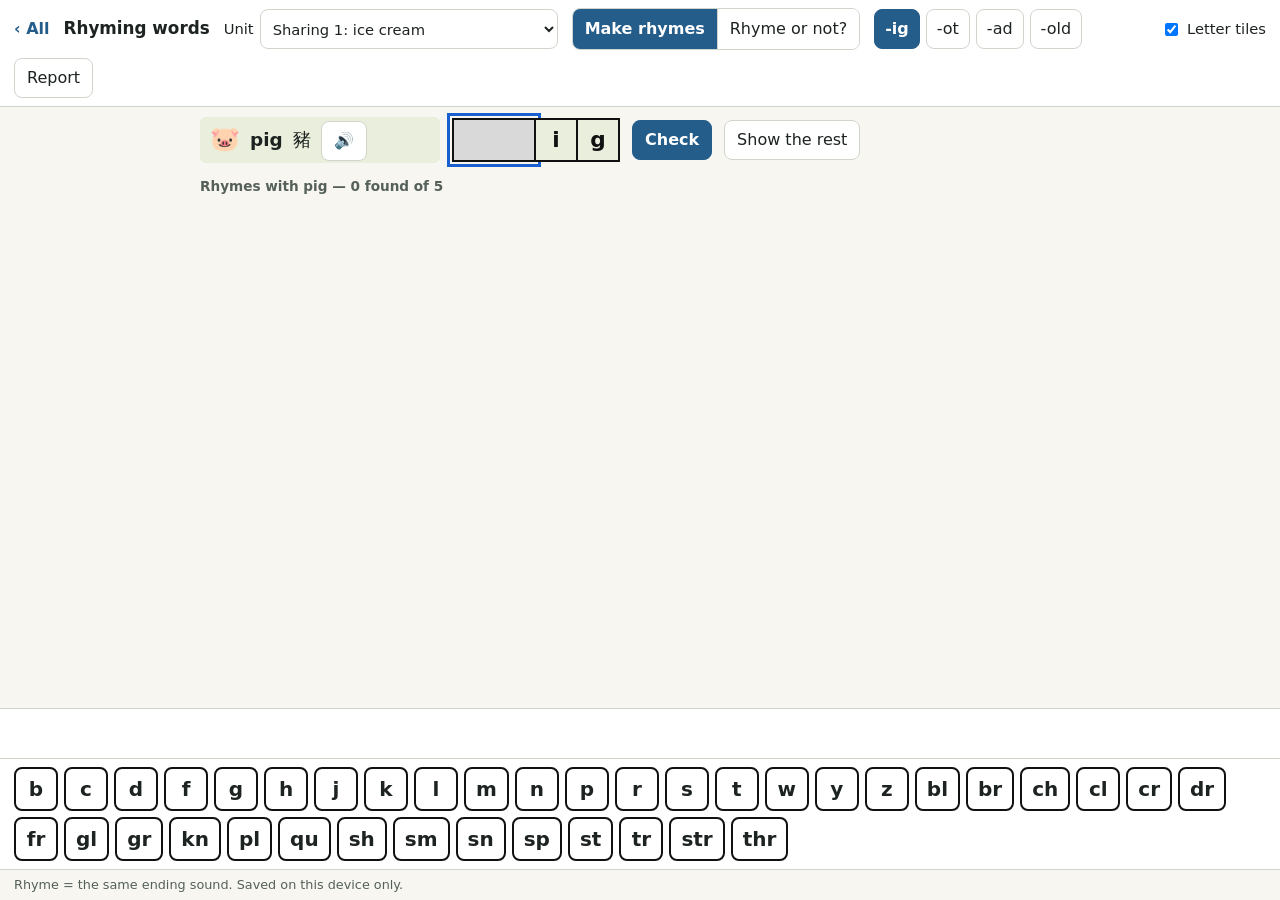
<file: rhyme.html>
<!DOCTYPE html>
<html lang="en" translate="no" class="notranslate">
<head>
<!-- GENERATED by tools/build.py from src/rhyme.html + src/base.css + src/core.js + data/units.json.
     Edit those, not this file. -->
<meta charset="UTF-8">
<meta name="google" content="notranslate">
<meta name="viewport" content="width=device-width, initial-scale=1">
<title>Rhyming words</title>
<style>
:root {
  --bg:#f7f6f1; --card:#ffffff; --ink:#1d2320; --muted:#55605a; --line:#cfd5cb;
  --clue:#e9efdc; --box:#d9d9d9; --boxink:#111; --accent:#245c8a; --accent-ink:#fff;
  --ok:#1f6b32; --bad:#a3231b; --focus:#1a5fd0;
  --zh:"Noto Sans HK","PingFang HK","Microsoft JhengHei","Heiti TC","Noto Sans CJK TC","WenQuanYi Zen Hei",sans-serif;
  --sans:system-ui,-apple-system,"Segoe UI",Roboto,"Helvetica Neue",Arial,sans-serif;
  --emoji:"Apple Color Emoji","Segoe UI Emoji","Noto Color Emoji",sans-serif;
}
@media (prefers-color-scheme:dark) {
  :root { --bg:#14181a; --card:#1d2326; --ink:#eef1ec; --muted:#b4beb7; --line:#3b4540;
    --clue:#2b3426; --box:#3b3f3d; --boxink:#fff; --accent:#8cc0ea; --accent-ink:#0b1b28;
    --ok:#7fd48f; --bad:#ff9b92; --focus:#8cb8ff; }
}
* { box-sizing:border-box; }
html,body { margin:0; height:100%; }
body { background:var(--bg); color:var(--ink); font:16px/1.4 var(--sans); }
.zh { font-family:var(--zh); }
.emo { font-family:var(--emoji); }
button,select,input { font:inherit; color:inherit; }
button { cursor:pointer; }
:focus-visible { outline:3px solid var(--focus); outline-offset:2px; }
.sr { position:absolute; width:1px; height:1px; overflow:hidden; clip:rect(0 0 0 0); white-space:nowrap; }

/* shell: one view, no page scroll; one region takes the slack */
.app { display:flex; flex-direction:column; height:100vh; height:100dvh; }
.bar { display:flex; flex-wrap:wrap; align-items:center; gap:8px 14px; padding:8px 14px;
  background:var(--card); border-bottom:1px solid var(--line); }
.bar h1 { font-size:1.05rem; margin:0; }
.bar a.home { color:var(--accent); text-decoration:none; font-weight:700; min-height:40px; display:inline-flex; align-items:center; }
.bar label { display:inline-flex; align-items:center; gap:6px; font-size:.92rem; }
.bar .grow { flex:1; }
select { background:var(--card); border:1px solid var(--line); border-radius:8px; padding:6px 8px; min-height:40px; }
.btn { background:var(--card); border:1px solid var(--line); border-radius:8px; padding:6px 12px; min-height:40px; }
.btn:hover { border-color:var(--accent); }
.btn.pri { background:var(--accent); color:var(--accent-ink); border-color:var(--accent); font-weight:700; }
.btn[disabled] { opacity:.5; cursor:not-allowed; }
.seg { display:inline-flex; border:1px solid var(--line); border-radius:8px; overflow:hidden; }
.seg button { border:0; border-right:1px solid var(--line); background:var(--card); padding:6px 12px; min-height:40px; }
.seg button:last-child { border-right:0; }
.seg button[aria-pressed="true"] { background:var(--accent); color:var(--accent-ink); font-weight:700; }
main { flex:1; min-height:0; display:flex; flex-direction:column; }
.region { flex:1; min-height:0; overflow:auto; padding:10px 14px; }
.status { min-height:50px; padding:8px 14px; border-top:1px solid var(--line); background:var(--card); font-size:.98rem; }
.status b { font-weight:700; }
.status .tag { color:var(--muted); }
.foot { padding:6px 14px; font-size:.8rem; color:var(--muted); border-top:1px solid var(--line); }

/* the paper sheet, on screen: clue cell | boxes */
.row { display:grid; grid-template-columns:minmax(220px,280px) minmax(390px,max-content) auto; gap:14px; align-items:center;
  padding:1px 4px; margin-bottom:1px; border-radius:10px; }
.row.active { outline:2px solid var(--accent); outline-offset:2px; }
.clue { background:var(--clue); border-radius:6px; padding:2px 10px; min-height:46px; display:flex;
  align-items:center; justify-content:flex-start; gap:10px; flex-wrap:wrap; line-height:1.15; }
.clue .en { font-size:1.15rem; font-weight:600; }
.clue .cn { font-size:1.15rem; }
.clue .df { font-size:.82rem; color:var(--muted); flex:1; min-width:120px; }
.clue .ic { font-size:1.5rem; }
.clue .num { font-size:1.2rem; font-weight:700; }
.clue .sp { margin-top:2px; }
.boxes { display:flex; align-items:center; gap:0; flex-wrap:nowrap; }
.bx { position:relative; width:44px; height:44px; flex:none; }
.bx input { width:100%; height:100%; border:2px solid var(--boxink); background:var(--box); color:var(--boxink);
  text-align:center; font-size:1.35rem; font-weight:600; padding:0; margin:0 0 0 -2px; border-radius:0; }
.bx:first-child input { margin-left:0; }
.bx input:focus-visible { outline:3px solid var(--focus); outline-offset:-3px; position:relative; z-index:2; }
.bx .mk { position:absolute; top:1px; right:3px; font-style:normal; font-size:.8rem; font-weight:700; pointer-events:none; z-index:3; }
.bx.ok input { border-color:var(--ok); border-width:3px; }
.bx.ok .mk { color:var(--ok); }
.bx.bad input { border-color:var(--bad); border-style:dashed; border-width:3px; }
.bx.bad .mk { color:var(--bad); }
.bx.shown input { font-style:italic; border-style:dotted; border-width:3px; }
.gap { width:22px; flex:none; }
/* box sounds: a 🔊 under each box, shown on the row being worked on */
.bcell { display:flex; flex-direction:column; gap:4px; }
.sbar { display:flex; align-items:center; flex-wrap:wrap; row-gap:4px; }
.row:not(.active) .sbar { display:none; }
.sb { width:44px; height:40px; flex:none; padding:0; margin:0 0 0 -2px; border:1px solid var(--line); background:var(--card); border-radius:0 0 8px 8px; font-size:1rem; }
.sb:first-child { margin-left:0; }
.sb:hover { border-color:var(--accent); }
.sb.all { width:auto; margin-left:8px; white-space:nowrap; padding:0 10px; border-radius:8px; font-size:.85rem; font-weight:600; }
.bx.hear input { background:var(--clue); border-color:var(--accent); border-width:3px; }
.acts { display:flex; align-items:center; gap:6px; }
.acts .btn { min-height:36px; padding:4px 10px; font-size:.9rem; }
.lvl { font-size:.8rem; letter-spacing:1px; color:var(--muted); min-width:56px; text-align:right; }
.due { font-size:.72rem; border:1px solid var(--muted); border-radius:6px; padding:0 5px; color:var(--muted); }

/* teacher lock: switches disappear; a small mark says the page is pinned */
.lockmark { display:none; font-size:.85rem; color:var(--muted); }
.locked .lockmark { display:inline; }
.locked .ctl { display:none !important; }

/* tiles */
.tray { border-top:1px solid var(--line); background:var(--card); padding:8px 14px; max-height:34vh; overflow:auto; }
.tray[hidden] { display:none; }
.tiles { display:flex; flex-wrap:wrap; gap:6px; }
.tile { min-width:44px; height:44px; padding:0 10px; border:2px solid var(--boxink); background:var(--card);
  border-radius:8px; font-size:1.25rem; font-weight:600; }
.tile:hover { background:var(--clue); }

/* dialogs */
.veil { position:fixed; inset:0; background:rgba(0,0,0,.45); display:flex; align-items:center; justify-content:center; padding:14px; z-index:50; }
.veil[hidden] { display:none; }
.dlg { background:var(--card); color:var(--ink); border-radius:12px; max-width:760px; width:100%; max-height:88vh; display:flex;
  flex-direction:column; border:1px solid var(--line); }
.dlg header { padding:10px 14px; border-bottom:1px solid var(--line); display:flex; align-items:center; gap:8px; }
.dlg header h2 { margin:0; font-size:1.05rem; flex:1; }
.dlg pre { margin:0; padding:12px 14px; overflow:auto; white-space:pre-wrap; font:.88rem/1.45 ui-monospace,Menlo,Consolas,monospace; }
.dlg footer { padding:10px 14px; border-top:1px solid var(--line); display:flex; flex-wrap:wrap; gap:8px; align-items:center; }
.dlg .small { font-size:.8rem; color:var(--muted); flex-basis:100%; }

/* narrow screens: one row at a time */
.nav-narrow { display:none; }
@media (max-width:720px) {
  .app { height:auto; min-height:100dvh; }
  .region { overflow:visible; }
  .row { grid-template-columns:1fr; gap:8px; }
  .clue { flex-wrap:wrap; }
  .row:not(.active) { display:none; }
  .boxes { overflow-x:auto; padding-bottom:4px; }
  .acts { flex-wrap:wrap; }
  .nav-narrow { display:flex; gap:8px; }
  .bar .grow { display:none; }
}
@media (prefers-reduced-motion:reduce) { * { animation:none !important; transition:none !important; scroll-behavior:auto !important; } }

@media print {
  .bar,.tray,.status,.foot,.acts,.nav-narrow,.veil,.sbar { display:none !important; }
  .app { display:block; height:auto; } .region { overflow:visible; }
  body { background:#fff; color:#000; } .row:not(.active) { display:grid !important; }
  .row,.row.active { outline:0; grid-template-columns:240px 1fr; break-inside:avoid; margin-bottom:8px; }
  .bx input { -webkit-print-color-adjust:exact; print-color-adjust:exact; }
  .printing-blank .bx input { color:transparent; } .printing-blank .bx .mk { display:none; }
  .printing-blank .bx { } .printing-blank .bx.ok input,.printing-blank .bx.bad input,.printing-blank .bx.shown input { border:2px solid #111; font-style:normal; }
}

/* full screen guard on pinned tools: red when she leaves full screen, green tick when she comes back */
.fsv { position:fixed; inset:0; z-index:100; display:flex; align-items:center; justify-content:center; padding:20px; }
.fsv[hidden] { display:none; }
.fsv.start { background:var(--bg); color:var(--ink); }
.fsv.red { background:#b3261e; color:#fff; }
.fsv.green { background:#1f6b32; color:#fff; }
.fsbox { text-align:center; max-width:560px; }
.fsg { font-size:5rem; line-height:1.1; font-weight:700; }
.fst { font-size:1.7rem; font-weight:700; margin:12px 0 20px; }
.fsv .fsb { font-size:1.25rem; min-height:56px; padding:10px 28px; }
.fsv.red .fsb { background:#fff; color:#7a1712; border-color:#fff; }

.fam { display:flex; flex-wrap:wrap; gap:6px; }
.fam button { border:1px solid var(--line); background:var(--card); border-radius:8px; padding:4px 10px; min-height:40px; }
.fam button[aria-pressed="true"] { background:var(--accent); color:var(--accent-ink); border-color:var(--accent); font-weight:700; }
.stage { max-width:880px; margin:0 auto; display:flex; flex-direction:column; gap:14px; }
.key { display:flex; align-items:center; gap:12px; flex-wrap:wrap; }
.key .clue { min-width:240px; }
.rbx { width:44px; height:44px; flex:none; border:2px solid var(--boxink); margin-left:-2px; background:var(--clue); color:var(--boxink); font-size:1.35rem; font-weight:700;
  display:flex; align-items:center; justify-content:center; }
.onset { width:84px; height:44px; flex:none; border:2px solid var(--boxink); background:var(--box); color:var(--boxink); font-size:1.35rem; font-weight:600; text-align:center; padding:0; margin:0; }
.onset.ok { border-color:var(--ok); border-width:3px; } .onset.bad { border-color:var(--bad); border-style:dashed; border-width:3px; }
.found h2 { font-size:.85rem; color:var(--muted); font-weight:600; margin:0 0 6px; }
.chips { display:flex; flex-wrap:wrap; gap:8px; }
.chip { border:2px solid var(--ok); background:var(--clue); border-radius:10px; padding:4px 12px; display:flex; gap:8px; align-items:center; }
.chip.shown { border-style:dotted; border-color:var(--muted); font-style:italic; }
.chip .cn { color:var(--muted); }
.qrow { display:grid; grid-template-columns:minmax(150px,220px) 1fr; gap:10px; align-items:center; padding:3px 0; }
.qrow .w { display:flex; gap:8px; align-items:center; font-size:1.3rem; font-weight:600; background:var(--clue); border-radius:6px; padding:4px 10px; min-height:46px; }
.qrow .ans { display:flex; gap:8px; flex-wrap:wrap; align-items:center; }
.qrow .ans .btn { min-height:44px; }
.qrow .res { font-weight:700; }
.qrow.right .res { color:var(--ok); } .qrow.wrong .res { color:var(--bad); }
</style>
</head>
<body>
<div class="app">
  <div class="bar">
    <a class="home ctl" href="index.html">‹ All</a>
    <h1>Rhyming words</h1>
    <label class="ctl">Unit <select id="unit"></select></label>
    <div class="seg ctl" role="group" aria-label="Activity" id="task"></div>
    <div class="fam" id="fam" role="group" aria-label="Word ending"></div>
    <span class="grow"></span>
    <label id="tilesLbl" class="ctl"><input type="checkbox" id="tilesOn" checked> Letter tiles</label>
    <span class="lockmark" title="Set from the teacher page">🔒 set by teacher</span>
    <button class="btn ctl" id="rep" type="button">Report</button>
  </div>
  <main>
    <div class="region"><div class="stage" id="stage"></div></div>
    <div class="status" id="status" role="status" aria-live="polite"></div>
    <div class="tray" id="tray"><div class="tiles" id="tiles"></div></div>
    <div class="foot">Rhyme = the same ending sound. Saved on this device only.</div>
  </main>
</div>
<script>
const D = {"_about":"SOURCE OF TRUTH for every tool in this repo (sound boxes, match, rhyme). Edit here, then run: python3 tools/build.py. Vocabulary only — no names, no book text. Chinese is written Traditional, Hong Kong usage; have a Cantonese speaker check it.","_boxes":"One box per SOUND. parts = list of syllables (and words); each = list of boxes, and a gap is left between them, as on the hand-made sheets (can | dy). Two-letter and three-letter spellings share one box (sh, ai, are). A final silent e goes with the consonant before it (ce, ke, ve, se), as on the paper sheets.","tips":{"sh":{"kind":"2-letter sound","tip":"sh: two letters make one sound, so they share one box."},"ai":{"kind":"2-letter sound","tip":"ai: two letters make one sound (the 'ay' in wait)."},"ie":{"kind":"2-letter sound","tip":"ie says /e/ in friend. It is a tricky spelling — learn it as one chunk."},"are":{"kind":"3-letter sound","tip":"are: three letters make the 'air' sound in share. One box."},"ea":{"kind":"2-letter sound","tip":"ea: two letters make one sound (the 'ee' in cream)."},"ph":{"kind":"2-letter sound","tip":"ph says /f/ in elephant. Two letters, one sound."},"ve":{"kind":"silent-e ending","tip":"English words do not end in v. 've' is one box and the e is silent."},"ce":{"kind":"silent-e ending","tip":"ce says /s/ (c before e is soft). The e is silent, and it makes the i say its name."},"ke":{"kind":"silent-e ending","tip":"ke says /k/. The e is silent, and it makes the a say its name: a-ke."},"se":{"kind":"silent-e ending","tip":"se says /s/ at the end of mouse. The e is silent."},"ou":{"kind":"2-letter sound","tip":"ou says /ow/ in mouse. Two letters, one sound."},"ur":{"kind":"2-letter sound","tip":"ur: two letters make one sound (/er/)."},"ck":{"kind":"2-letter sound","tip":"ck: two letters make one /k/ sound, used straight after a short vowel at the end of a word."},"th":{"kind":"2-letter sound","tip":"th: two letters make one sound."},"pp":{"kind":"2-letter sound","tip":"pp: two letters, one /p/ sound."},"nn":{"kind":"2-letter sound","tip":"nn: two letters, one /n/ sound."},"rr":{"kind":"2-letter sound","tip":"rr: two letters, one /r/ sound."},"ss":{"kind":"2-letter sound","tip":"ss: two letters, one /s/ sound."},"ll":{"kind":"2-letter sound","tip":"ll: two letters, one /l/ sound, at the end of a short word: still, well, will."},"ow":{"kind":"2-letter sound","tip":"ow says /ow/ in cow, now and clown. Two letters, one sound."},"oy":{"kind":"2-letter sound","tip":"oy says /oy/ in boy. Two letters, one sound."},"oo":{"kind":"2-letter sound","tip":"oo: two letters, one sound. Short in book, long in cool."},"ee":{"kind":"2-letter sound","tip":"ee: two letters, one sound (/ee/ in see)."},"ew":{"kind":"2-letter sound","tip":"ew says /yoo/ in new. Two letters, one sound."},"aw":{"kind":"2-letter sound","tip":"aw says /or/ in saw. Two letters, one sound."},"au":{"kind":"2-letter sound","tip":"au: two letters, one sound."},"ore":{"kind":"3-letter sound","tip":"ore: three letters make the /or/ sound in more. One box."},"ere":{"kind":"3-letter sound","tip":"ere: three letters, one sound. It says something different in here, there and were."},"gg":{"kind":"2-letter sound","tip":"gg: two letters, one /g/ sound."}},"words":{"pig":{"zh":"豬","icon":"🐷","def":"A pink farm animal.","parts":[["p","i","g"]],"sounds":["p","i","g"]},"sad":{"zh":"傷心","icon":"😢","def":"You feel this when you want to cry.","parts":[["s","a","d"]],"sounds":["s","a","d"]},"hot":{"zh":"熱","icon":"🥵","def":"Very warm. Not cold.","parts":[["h","o","t"]],"sounds":["h","o","t"]},"give":{"zh":"給","icon":"🎁","def":"You hand something to a person.","parts":[["g","i","ve"]],"sounds":["g","i","v"]},"wait":{"zh":"等","icon":"⏳","def":"Stay. Do not go yet.","parts":[["w","ai","t"]],"sounds":["w","ay","t"]},"cold":{"zh":"凍","icon":"🥶","def":"Not hot. Ice is cold.","parts":[["c","o","l","d"]],"sounds":["k","oa","l","d"],"tip":"o says its own name (/oh/) in cold — the same in old, hold and gold."},"share":{"zh":"分享","icon":"🍪🤝","def":"You give some to a friend and keep some too.","parts":[["sh","are"]],"sounds":["sh","air"]},"friend":{"zh":"朋友","icon":"👫","def":"A person you like. You play together.","parts":[["f","r","ie","n","d"]],"sounds":["f","r","e","n","d"]},"ice cream":{"zh":"雪糕","icon":"🍦","def":"A cold, sweet food.","parts":[["i","ce"],["c","r","ea","m"]],"sounds":["igh","s","k","r","ee","m"]},"elephant":{"zh":"大象","icon":"🐘","def":"A very big animal with a long trunk.","parts":[["e","l"],["e"],["ph","a","n","t"]],"sounds":["e","l","schwa","f","schwa","n","t"],"tip":"Three syllables, seven sounds: el | e | phant.","boxTips":{"2":"e says /uh/ here. Say it in chunks: el | e | phant.","4":"a says /uh/ in -phant."}},"kind":{"zh":"友善","icon":"🤗","def":"Nice to other people. You help and you share.","parts":[["k","i","n","d"]],"sounds":["k","igh","n","d"],"tip":"i says its own name (/eye/) in kind — the same in find and mind."},"mouse":{"zh":"老鼠","icon":"🐭","def":"A very small animal with a long tail.","parts":[["m","ou","se"]],"sounds":["m","ow","s"]},"take":{"zh":"拿","icon":"✋","def":"Get something into your hand.","parts":[["t","a","ke"]],"sounds":["t","ay","k"]},"turn":{"zh":"輪流","icon":"🔄","def":"Your go. Then it is my go.","parts":[["t","ur","n"]],"sounds":["t","er","n"]},"snack":{"zh":"小食","icon":"🍎","def":"A small food between meals.","parts":[["s","n","a","ck"]],"sounds":["s","n","a","k"]},"thanks":{"zh":"多謝","icon":"🙏","def":"Words you say when someone gives you something.","parts":[["th","a","n","k","s"]],"sounds":["th","a","n","k","s"]},"zebra":{"zh":"斑馬","icon":"🦓","def":"A black and white striped animal.","parts":[["z","e"],["b","r","a"]],"sounds":["z","e","b","r","schwa"],"boxTips":{"4":"a at the end of zebra says /uh/."}},"happy":{"zh":"開心","icon":"😊","def":"You feel good. You smile.","parts":[["h","a","pp"],["y"]],"sounds":["h","a","p","ee"],"boxTips":{"3":"y at the end of a longer word says /ee/: happy, funny, sorry, very."}},"funny":{"zh":"好笑","icon":"😂","def":"It makes you laugh.","parts":[["f","u","nn"],["y"]],"sounds":["f","u","n","ee"],"boxTips":{"3":"y at the end of a longer word says /ee/: happy, funny, sorry, very."}},"sorry":{"zh":"對不起","icon":"🙇","def":"You say this when you made someone feel bad.","parts":[["s","o","rr"],["y"]],"sounds":["s","o","r","ee"],"boxTips":{"3":"y at the end of a longer word says /ee/: happy, funny, sorry, very."}},"friends":{"zh":"一班朋友","icon":"👫👭","def":"More than one friend.","parts":[["f","r","ie","n","d","s"]],"sounds":["f","r","e","n","d","z"],"boxTips":{"5":"s says /z/ at the end of friends."}},"clown":{"zh":"小丑","icon":"🤡","def":"A person with a red nose and big shoes who makes people laugh.","parts":[["c","l","ow","n"]],"sounds":["k","l","ow","n"]},"clowns":{"zh":"一班小丑","icon":"🤡🤡","def":"More than one clown.","parts":[["c","l","ow","n","s"]],"sounds":["k","l","ow","n","z"],"boxTips":{"4":"s says /z/ at the end of clowns."}},"cowboy":{"zh":"牛仔","icon":"🤠","def":"A person who rides a horse and looks after cows.","parts":[["c","ow"],["b","oy"]],"sounds":["k","ow","b","oy"]},"cowboys":{"zh":"一班牛仔","icon":"🤠🤠","def":"More than one cowboy.","parts":[["c","ow"],["b","oy","s"]],"sounds":["k","ow","b","oy","z"],"boxTips":{"4":"s says /z/ at the end of cowboys."}},"robot":{"zh":"機械人","icon":"🤖","def":"A machine that can move and do jobs.","parts":[["r","o"],["b","o","t"]],"sounds":["r","oa","b","o","t"],"boxTips":{"1":"o at the end of a syllable says its name /oh/: ro | bot."}},"book":{"zh":"書","icon":"📖","def":"You read it. It has pages.","parts":[["b","oo","k"]],"sounds":["b","oo_short","k"],"boxTips":{"1":"oo says the short /oo/ in book, look and cook."}},"am":{"zh":"係（我係）","icon":"🧍","def":"Use it with I: I am sad.","parts":[["a","m"]],"sounds":["a","m"]},"an":{"zh":"一個","icon":"☝️","def":"One. Use it before a, e, i, o, u: an elephant.","parts":[["a","n"]],"sounds":["a","n"]},"and":{"zh":"同埋","icon":"➕","def":"It joins two things: you and me.","parts":[["a","n","d"]],"sounds":["a","n","d"]},"can":{"zh":"可以","icon":"💪","def":"You are able to do it.","parts":[["c","a","n"]],"sounds":["k","a","n"]},"in":{"zh":"喺…入面","icon":"📥","def":"Inside.","parts":[["i","n"]],"sounds":["i","n"]},"it":{"zh":"佢（件嘢）","icon":"📦","def":"A thing: It is big.","parts":[["i","t"]],"sounds":["i","t"]},"is":{"zh":"係","icon":"🟰","def":"Use it with he, she, it: He is sad.","parts":[["i","s"]],"sounds":["i","z"],"boxTips":{"1":"s says /z/ in is and his."}},"him":{"zh":"佢（男仔）","icon":"👦","def":"A boy or a man: I can see him.","parts":[["h","i","m"]],"sounds":["h","i","m"]},"not":{"zh":"唔係","icon":"🚫","def":"No: I am not sad.","parts":[["n","o","t"]],"sounds":["n","o","t"]},"but":{"zh":"但係","icon":"🔀","def":"It shows a change: I am small, but I am fast.","parts":[["b","u","t"]],"sounds":["b","u","t"]},"best":{"zh":"最好","icon":"🥇","def":"Better than all the others.","parts":[["b","e","s","t"]],"sounds":["b","e","s","t"]},"fact":{"zh":"事實","icon":"✅","def":"Something that is true.","parts":[["f","a","c","t"]],"sounds":["f","a","k","t"]},"still":{"zh":"仲係","icon":"⏸️","def":"It has not stopped: I am still sad.","parts":[["s","t","i","ll"]],"sounds":["s","t","i","l"]},"well":{"zh":"好好","icon":"👍","def":"In a good way: You did well.","parts":[["w","e","ll"]],"sounds":["w","e","l"]},"will":{"zh":"會","icon":"🔜","def":"It happens later: I will help.","parts":[["w","i","ll"]],"sounds":["w","i","l"]},"then":{"zh":"然後","icon":"➡️","def":"Next. After that.","parts":[["th","e","n"]],"sounds":["dh","e","n"],"boxTips":{"0":"th is the noisy /th/ in then, this and with."}},"with":{"zh":"同","icon":"🤝","def":"Together: Play with me.","parts":[["w","i","th"]],"sounds":["w","i","dh"],"boxTips":{"2":"th is the noisy /th/ in then, this and with."}},"very":{"zh":"非常","icon":"‼️","def":"A lot: very happy.","parts":[["v","e"],["r","y"]],"sounds":["v","e","r","ee"],"boxTips":{"3":"y at the end of a longer word says /ee/: happy, funny, sorry, very."}},"cool":{"zh":"型","icon":"😎","def":"Great! (It can also mean a little cold.)","parts":[["c","oo","l"]],"sounds":["k","oo_long","l"],"boxTips":{"1":"oo says the long /oo/ in cool, pool and moon."}},"love":{"zh":"愛","icon":"❤️","def":"You like someone very, very much.","parts":[["l","o","ve"]],"sounds":["l","u","v"],"boxTips":{"1":"o says /u/ in love, glove and come."}},"loves":{"zh":"愛（佢愛）","icon":"💕","def":"Use it with he, she, it: She loves books.","parts":[["l","o","ve","s"]],"sounds":["l","u","v","z"],"boxTips":{"1":"o says /u/ in love, glove and come.","3":"s says /z/ at the end of loves."}},"make":{"zh":"整；令","icon":"🛠️","def":"Build something. Or: You make me happy.","parts":[["m","a","ke"]],"sounds":["m","ay","k"]},"he":{"zh":"佢（男）","icon":"👨","def":"A boy or a man: He is sad.","parts":[["h","e"]],"sounds":["h","ee"],"boxTips":{"1":"e at the end of a short word says its name /ee/: he, me, be, we."}},"me":{"zh":"我","icon":"🙋","def":"The person talking: Look at me.","parts":[["m","e"]],"sounds":["m","ee"],"boxTips":{"1":"e at the end of a short word says its name /ee/: he, me, be, we."}},"be":{"zh":"係；做","icon":"🌟","def":"I want to be happy.","parts":[["b","e"]],"sounds":["b","ee"],"boxTips":{"1":"e at the end of a short word says its name /ee/: he, me, be, we."}},"see":{"zh":"見","icon":"👀","def":"Use your eyes.","parts":[["s","ee"]],"sounds":["s","ee"]},"need":{"zh":"需要","icon":"🆘","def":"You must have it.","parts":[["n","ee","d"]],"sounds":["n","ee","d"]},"my":{"zh":"我嘅","icon":"🏷️","def":"It belongs to me: my book.","parts":[["m","y"]],"sounds":["m","igh"],"boxTips":{"1":"y at the end of a short word says /igh/: my, by, cry."}},"by":{"zh":"由","icon":"✍️","def":"Who made it: a book by a writer.","parts":[["b","y"]],"sounds":["b","igh"],"boxTips":{"1":"y at the end of a short word says /igh/: my, by, cry."}},"so":{"zh":"咁；所以","icon":"💡","def":"Very: so happy. Or: that is why.","parts":[["s","o"]],"sounds":["s","oa"],"boxTips":{"1":"o at the end of a short word says its name /oh/: so, go, no."}},"now":{"zh":"而家","icon":"⏰","def":"At this time.","parts":[["n","ow"]],"sounds":["n","ow"]},"how":{"zh":"點樣","icon":"❓","def":"It asks the way: How can I help?","parts":[["h","ow"]],"sounds":["h","ow"]},"saw":{"zh":"見到","icon":"👁️","def":"See, in the past: I saw a clown.","parts":[["s","aw"]],"sounds":["s","or"]},"new":{"zh":"新","icon":"✨","def":"Not old.","parts":[["n","ew"]],"sounds":["n","yoo"]},"more":{"zh":"更多","icon":"🍪🍪","def":"A bigger amount: more, please!","parts":[["m","ore"]],"sounds":["m","or"]},"are":{"zh":"係","icon":"👥","def":"Use it with you, we, they: You are my friend.","parts":[["are"]],"sounds":["ar"],"boxTips":{"0":"are says /ar/ in the word are. In share it says /air/."}},"was":{"zh":"係（以前）","icon":"⏪","def":"Is, in the past: He was sad.","parts":[["w","a","s"]],"sounds":["w","o","z"],"boxTips":{"1":"a says /o/ after w: was, want, wash.","2":"s says /z/ in was."}},"were":{"zh":"係（以前）","icon":"⏮️","def":"Are, in the past: They were funny.","parts":[["w","ere"]],"sounds":["w","er"],"boxTips":{"1":"ere says /er/ in were."}},"there":{"zh":"嗰度","icon":"🏝️","def":"That place. Not here.","parts":[["th","ere"]],"sounds":["dh","air"],"boxTips":{"0":"th is the noisy /th/ in there.","1":"ere says /air/ in there and where."}},"here":{"zh":"呢度","icon":"📍","def":"This place. Near me.","parts":[["h","ere"]],"sounds":["h","ear"],"boxTips":{"1":"ere says /ear/ in here."}},"you":{"zh":"你","icon":"🧑","def":"The person I am talking to.","parts":[["y","ou"]],"sounds":["y","oo_long"],"boxTips":{"1":"ou says /oo/ in you. In mouse it says /ow/."}},"do":{"zh":"做","icon":"▶️","def":"Make something happen: What can I do?","parts":[["d","o"]],"sounds":["d","oo_long"],"boxTips":{"1":"o says /oo/ in do and to."}},"to":{"zh":"去","icon":"🎯","def":"It shows where: Go to school.","parts":[["t","o"]],"sounds":["t","oo_long"],"boxTips":{"1":"o says /oo/ in do and to."}},"because":{"zh":"因為","icon":"💭","def":"It gives the reason: I am sad because it is cold.","parts":[["b","e"],["c","au","se"]],"sounds":["b","schwa","k","o","z"],"boxTips":{"1":"e says /uh/ here: be | cause.","3":"au says /o/ in because.","4":"se says /z/ in because. The e is silent."}},"around":{"zh":"周圍","icon":"⭕","def":"On every side: Look around.","parts":[["a"],["r","ou","n","d"]],"sounds":["schwa","r","ow","n","d"],"boxTips":{"0":"a says /uh/ at the start of around."}},"wanted":{"zh":"想要（以前）","icon":"🤲","def":"Want, in the past: I wanted to help.","parts":[["w","a","n"],["t","e","d"]],"sounds":["w","o","n","t","schwa","d"],"boxTips":{"1":"a says /o/ after w: was, want, wash.","4":"e says /uh/ in -ted: want | ed."}},"glasses":{"zh":"眼鏡","icon":"👓","def":"You wear them on your eyes to see better.","parts":[["g","l","a","ss"],["e","s"]],"sounds":["g","l","ar","s","schwa","z"],"boxTips":{"2":"a says /ar/ in glasses (Australian English).","4":"e says /uh/ in -es.","5":"s says /z/ at the end of glasses."}},"gerald":{"zh":"傑拉德（大象）","icon":"🐘","def":"The elephant's name. A name starts with a capital: Gerald.","parts":[["g","e","r"],["a","l","d"]],"sounds":["j","e","r","schwa","l","d"],"boxTips":{"0":"g says /j/ in Gerald (g before e can be soft, as in gem).","3":"a says /uh/ in -ald."}},"piggie":{"zh":"小豬（豬仔的名）","icon":"🐷","def":"The pig's name. A name starts with a capital: Piggie.","parts":[["p","i","gg"],["ie"]],"sounds":["p","i","g","ee"],"boxTips":{"3":"ie says /ee/ at the end of piggie. In friend it says /e/."}},"yee":{"zh":"牛仔叫聲（前半）","icon":"🤠","def":"The first half of a cowboy shout: yee-haw!","parts":[["y","ee"]],"sounds":["y","ee"]},"haw":{"zh":"牛仔叫聲（後半）","icon":"🐴","def":"The second half of a cowboy shout: yee-haw!","parts":[["h","aw"]],"sounds":["h","or"]},"um":{"zh":"呃","icon":"🤔","def":"A sound you make when you are thinking.","parts":[["u","m"]],"sounds":["u","m"]},"i":{"zh":"我","icon":"👤","def":"Me. I is always a capital letter: I am happy.","parts":[["i"]],"sounds":["igh"],"boxTips":{"0":"i on its own says its name /igh/, and it is always a capital: I."}}},"books":[{"id":"all","title":"All three books","mix":true,"units":[]},{"id":"ice","title":"Ice cream","units":["share-1"]},{"id":"kind","title":"Being kind","units":["share-2"]},{"id":"sad","title":"My friend is sad","units":["sad-1","sad-2","sad-3","sad-4","sad-5","sad-6"]}],"units":[{"id":"share-1","title":"Sharing 1: ice cream","zh":"分享 1：雪糕","words":["pig","sad","hot","give","wait","cold","share","friend","ice cream","elephant"]},{"id":"share-2","title":"Sharing 2: being kind","zh":"分享 2：友善","words":["kind","mouse","take","turn","snack","thanks","zebra","share","give"]},{"id":"sad-1","title":"My friend is sad 1: cheer-up words","zh":"朋友唔開心 1：逗佢笑","words":["sad","happy","funny","sorry","friend","friends","clown","clowns","cowboy","cowboys","robot","book"]},{"id":"sad-2","title":"My friend is sad 2: short sounds","zh":"朋友唔開心 2：短音","words":["am","an","and","can","in","it","is","him","not","but","best","fact"]},{"id":"sad-3","title":"My friend is sad 3: endings","zh":"朋友唔開心 3：字尾","words":["still","well","will","then","with","very","cool","love","loves","make"]},{"id":"sad-4","title":"My friend is sad 4: long sounds","zh":"朋友唔開心 4：長音","words":["he","me","be","see","need","my","by","so","now","how","saw","new","more"]},{"id":"sad-5","title":"My friend is sad 5: tricky words","zh":"朋友唔開心 5：難串的字","words":["are","was","were","there","here","you","do","to","because","around","wanted","glasses"]},{"id":"sad-6","title":"My friend is sad 6: names and calls","zh":"朋友唔開心 6：名字同叫聲","words":["gerald","piggie","i","um","yee","haw"]}],"rhymes":[{"id":"ig","unit":"share-1","rime":"ig","key":"pig","words":["pig","big","dig","wig","fig","jig"],"gloss":{"pig":"豬","big":"大","dig":"挖","wig":"假髮","fig":"無花果","jig":"輕快的舞"},"near":[{"w":"pin","rime":"in"},{"w":"peg","rime":"eg"},{"w":"bag","rime":"ag"},{"w":"dog","rime":"og"}]},{"id":"ot","unit":"share-1","rime":"ot","key":"hot","words":["hot","pot","dot","cot","got","lot","not","rot"],"gloss":{"hot":"熱","pot":"鍋","dot":"點","cot":"嬰兒床","got":"得到","lot":"很多","not":"不","rot":"腐爛"},"near":[{"w":"hat","rime":"at"},{"w":"hop","rime":"op"},{"w":"net","rime":"et"},{"w":"cut","rime":"ut"}]},{"id":"ad","unit":"share-1","rime":"ad","key":"sad","words":["sad","mad","dad","bad","had","pad","glad"],"gloss":{"sad":"傷心","mad":"生氣","dad":"爸爸","bad":"壞","had":"有","pad":"墊子","glad":"高興"},"near":[{"w":"sat","rime":"at"},{"w":"sip","rime":"ip"},{"w":"bed","rime":"ed"},{"w":"mud","rime":"ud"}]},{"id":"old","unit":"share-1","rime":"old","key":"cold","words":["cold","old","hold","gold","bold","told","sold","fold"],"gloss":{"cold":"凍","old":"舊","hold":"拿著","gold":"金","bold":"勇敢","told":"告訴了","sold":"賣了","fold":"摺"},"near":[{"w":"cod","rime":"od"},{"w":"cool","rime":"ool"},{"w":"wild","rime":"ild"},{"w":"cord","rime":"ord"}]},{"id":"ouse","unit":"share-2","rime":"ouse","key":"mouse","words":["mouse","house","louse","blouse"],"gloss":{"mouse":"老鼠","house":"房子","louse":"蝨子","blouse":"女裝上衣"},"near":[{"w":"moose","rime":"oose"},{"w":"mouth","rime":"outh"},{"w":"mess","rime":"ess"},{"w":"horse","rime":"orse"}]},{"id":"ake","unit":"share-2","rime":"ake","key":"take","words":["take","make","cake","bake","lake","wake","rake","shake","snake"],"gloss":{"take":"拿","make":"做","cake":"蛋糕","bake":"焗","lake":"湖","wake":"醒","rake":"耙","shake":"搖","snake":"蛇"},"near":[{"w":"tack","rime":"ack"},{"w":"tape","rime":"ape"},{"w":"bike","rime":"ike"},{"w":"talk","rime":"alk"}]},{"id":"ack","unit":"share-2","rime":"ack","key":"snack","words":["snack","back","sack","pack","black","track","crack","quack"],"gloss":{"snack":"小食","back":"背","sack":"大袋","pack":"包","black":"黑色","track":"軌道","crack":"裂縫","quack":"嘎嘎叫"},"near":[{"w":"snap","rime":"ap"},{"w":"snow","rime":"ow"},{"w":"sock","rime":"ock"},{"w":"neck","rime":"eck"}]},{"id":"ind","unit":"share-2","rime":"ind","key":"kind","words":["kind","find","mind","bind","blind","grind"],"gloss":{"kind":"友善","find":"找到","mind":"介意","bind":"綁","blind":"盲","grind":"磨"},"near":[{"w":"king","rime":"ing"},{"w":"kid","rime":"id"},{"w":"mend","rime":"end"},{"w":"hand","rime":"and"}]},{"id":"own","unit":"sad-1","rime":"own","key":"clown","words":["clown","down","town","gown","frown","brown","crown","drown"],"gloss":{"clown":"小丑","down":"落","town":"小鎮","gown":"長袍","frown":"皺眉","brown":"啡色","crown":"皇冠","drown":"遇溺"},"near":[{"w":"cloud","rime":"oud"},{"w":"clock","rime":"ock"},{"w":"clan","rime":"an"},{"w":"cows","rime":"ows"}]},{"id":"ook","unit":"sad-1","rime":"ook","key":"book","words":["book","look","cook","hook","took","shook"],"gloss":{"book":"書","look":"睇","cook":"煮","hook":"鈎","took":"拿了","shook":"搖了"},"near":[{"w":"back","rime":"ack"},{"w":"boot","rime":"oot"},{"w":"bike","rime":"ike"},{"w":"cool","rime":"ool"}]},{"id":"an","unit":"sad-2","rime":"an","key":"can","words":["can","man","fan","pan","ran","van","plan"],"gloss":{"can":"可以","man":"男人","fan":"風扇","pan":"鑊","ran":"跑了","van":"客貨車","plan":"計劃"},"near":[{"w":"cap","rime":"ap"},{"w":"cat","rime":"at"},{"w":"ten","rime":"en"},{"w":"bun","rime":"un"}]},{"id":"est","unit":"sad-2","rime":"est","key":"best","words":["best","nest","rest","test","west","chest","vest"],"gloss":{"best":"最好","nest":"雀巢","rest":"休息","test":"測驗","west":"西","chest":"心口","vest":"背心"},"near":[{"w":"bent","rime":"ent"},{"w":"bet","rime":"et"},{"w":"last","rime":"ast"},{"w":"just","rime":"ust"}]},{"id":"ill","unit":"sad-3","rime":"ill","key":"still","words":["still","will","hill","fill","pill","spill","bill"],"gloss":{"still":"仲係","will":"會","hill":"山","fill":"裝滿","pill":"藥丸","spill":"倒瀉","bill":"帳單"},"near":[{"w":"well","rime":"ell"},{"w":"sit","rime":"it"},{"w":"stiff","rime":"iff"},{"w":"stall","rime":"all"}]},{"id":"ell","unit":"sad-3","rime":"ell","key":"well","words":["well","bell","tell","sell","shell","smell","spell","yell"],"gloss":{"well":"好好","bell":"鐘","tell":"講","sell":"賣","shell":"貝殼","smell":"聞","spell":"串字","yell":"大叫"},"near":[{"w":"will","rime":"ill"},{"w":"wet","rime":"et"},{"w":"ball","rime":"all"},{"w":"bed","rime":"ed"}]},{"id":"ow","unit":"sad-4","rime":"ow","key":"now","words":["now","how","cow","wow","brow","vow"],"gloss":{"now":"而家","how":"點樣","cow":"牛","wow":"嘩","brow":"眉","vow":"誓言"},"near":[{"w":"new","rime":"ew"},{"w":"nod","rime":"od"},{"w":"house","rime":"ouse"},{"w":"hot","rime":"ot"}]},{"id":"ee","unit":"sad-4","rime":"ee","key":"see","words":["see","bee","tree","free","three","knee"],"gloss":{"see":"見","bee":"蜜蜂","tree":"樹","free":"免費","three":"三","knee":"膝頭"},"near":[{"w":"say","rime":"ay"},{"w":"seed","rime":"eed"},{"w":"sigh","rime":"igh"},{"w":"saw","rime":"aw"}]},{"id":"aw","unit":"sad-6","rime":"aw","key":"haw","words":["haw","saw","paw","jaw","raw","claw","draw","straw"],"gloss":{"haw":"牛仔叫聲","saw":"見到","paw":"腳掌","jaw":"下巴","raw":"生","claw":"爪","draw":"畫","straw":"飲管"},"near":[{"w":"hay","rime":"ay"},{"w":"how","rime":"ow"},{"w":"hat","rime":"at"},{"w":"jar","rime":"ar"}]}]};
</script>
<script>
/* shared by every tool. Inlined by tools/build.py — do not load from a CDN. */
const $ = (s, r = document) => r.querySelector(s);
const $$ = (s, r = document) => [...r.querySelectorAll(s)];
function h(tag, attrs, ...kids) {
  const e = document.createElement(tag);
  for (const k in (attrs || {})) {
    if (k === 'class') e.className = attrs[k];
    else if (k === 'text') e.textContent = attrs[k];
    else if (k.startsWith('on')) e.addEventListener(k.slice(2), attrs[k]);
    else if (attrs[k] !== false && attrs[k] != null) e.setAttribute(k, attrs[k] === true ? '' : attrs[k]);
  }
  for (const c of kids.flat()) if (c != null) e.append(c.nodeType ? c : document.createTextNode(c));
  return e;
}
function shuffle(a) { a = a.slice(); for (let i = a.length - 1; i > 0; i--) { const j = Math.floor(Math.random() * (i + 1)); [a[i], a[j]] = [a[j], a[i]]; } return a; }
const wordsOf = id => D.words[id];
const flat = id => D.words[id].parts.flat();
function unitById(id) { return D.units.find(u => u.id === id) || D.units[0]; }
function dayKey(d = new Date()) { return d.getFullYear() + '-' + String(d.getMonth() + 1).padStart(2, '0') + '-' + String(d.getDate()).padStart(2, '0'); }
function dayNum(k) { const [y, m, d] = k.split('-').map(Number); return Math.round(Date.UTC(y, m - 1, d) / 864e5); }

/* ---- storage: this device only. Falls back to memory if the browser blocks it. ---- */
const Store = (() => {
  const KEY = 'sharing-tools-v1'; let mem = null;
  function load() {
    if (mem) return mem;
    try { const s = localStorage.getItem(KEY); mem = s ? JSON.parse(s) : null; } catch (e) { mem = null; }
    if (!mem || mem.v !== 1) mem = { v: 1, items: {}, log: [], secs: {} };
    return mem;
  }
  function save() { try { localStorage.setItem(KEY, JSON.stringify(mem)); } catch (e) { /* blocked: stays in memory */ } }
  function reset() { mem = { v: 1, items: {}, log: [], secs: {} }; save(); }
  return { get: load, save, reset };
})();

/* ---- time-gated review: five boxes, whole-day gaps. Gates promotion, never access. ----
   Box n means: answered first time correct after at least DUE[n-1] days since the last promotion. */
const DUE = [0, 0, 1, 3, 7, 21];   // index = box the item is currently in
function itemKey(tool, id) { return tool + '|' + id; }
function itemState(tool, id) { return Store.get().items[itemKey(tool, id)] || { box: 0, last: null }; }
function isDue(tool, id) {
  const s = itemState(tool, id); if (!s.last) return true;
  const gap = Math.max(0, dayNum(dayKey()) - dayNum(s.last));
  return s.box < 5 && gap >= DUE[s.box];
}
function recordFirstTry(tool, id, ok, extra) {
  const st = Store.get(), k = itemKey(tool, id), today = dayKey();
  let s = st.items[k] || { box: 0, last: null };
  if (!ok) { s = { box: 1, last: today }; }
  else if (!s.last) { s = { box: 1, last: today }; }
  else {
    const gap = Math.max(0, dayNum(today) - dayNum(s.last));
    if (s.box < 5 && gap >= DUE[s.box]) s = { box: s.box + 1, last: today };   // else: accepted, not promoted, clock not reset
  }
  st.items[k] = s;
  st.log.push(Object.assign({ d: today, t: Date.now(), tool, id, ok: !!ok }, extra || {}));
  if (st.log.length > 1500) st.log.splice(0, st.log.length - 1500);
  Store.save();
}
function countCheck(tool) {   // every press of a Check button, per day and tool: guessing by pressing Check shows in the report
  const st = Store.get(), k = dayKey() + '|' + tool; st.checks = st.checks || {}; st.checks[k] = (st.checks[k] || 0) + 1; Store.save();
}
function dots(tool, id) { const b = itemState(tool, id).box; return '●'.repeat(b) + '○'.repeat(5 - b); }

/* ---- time on task: seconds with real activity, per day / tool / unit ---- */
const Clock = (() => {
  let last = 0, ctx = { tool: '', unit: '' };
  function poke() { last = Date.now(); }
  ['pointerdown', 'keydown', 'input'].forEach(ev => addEventListener(ev, poke, true));
  setInterval(() => {
    if (document.hidden || Date.now() - last > 20000 || !ctx.tool) return;
    const st = Store.get(), k = dayKey() + '|' + ctx.tool + '|' + ctx.unit;
    st.secs[k] = (st.secs[k] || 0) + 5; Store.save();
  }, 5000);
  return { set(t, u) { ctx = { tool: t, unit: u }; } };
})();

/* ---- speech: the browser's own voice. It can be wrong; the human overrules it. ---- */
const Say = (() => {
  const ok = 'speechSynthesis' in window;
  function pick(langs) {
    const vs = ok ? speechSynthesis.getVoices() : [];
    for (const l of langs) { const v = vs.find(v => v.lang.replace('_', '-').toLowerCase().startsWith(l.toLowerCase())); if (v) return v; }
    return null;
  }
  function en(text) {
    if (!ok) return; speechSynthesis.cancel();
    const u = new SpeechSynthesisUtterance(text); const v = pick(['en-AU', 'en-GB', 'en']);
    if (v) u.voice = v; u.lang = v ? v.lang : 'en-AU'; u.rate = 0.8; speechSynthesis.speak(u);
  }
  function zh(text) {
    if (!ok) return; const v = pick(['zh-HK', 'yue', 'zh-TW', 'zh']); if (!v) return;
    speechSynthesis.cancel(); const u = new SpeechSynthesisUtterance(text); u.voice = v; u.lang = v.lang; u.rate = 0.85; speechSynthesis.speak(u);
  }
  return { en, zh, canEn: () => ok, canZh: () => !!pick(['zh-HK', 'yue', 'zh-TW', 'zh']) };
})();
function speakBtn(text, label) {
  if (!Say.canEn()) return null;
  return h('button', { class: 'btn sp', type: 'button', 'aria-label': label || 'Hear it', title: 'Computer voice — it can get a sound wrong',
    onclick: e => { e.stopPropagation(); Say.en(text); } }, '🔊');
}

/* ---- clipboard ---- */
async function copyText(t) {
  try { await navigator.clipboard.writeText(t); return true; } catch (e) {
    const ta = h('textarea', { style: 'position:fixed;left:-999px' }); ta.value = t; document.body.append(ta); ta.select();
    let r = false; try { r = document.execCommand('copy'); } catch (e2) {} ta.remove(); return r;
  }
}

/* ---- report: first tries only, misses named, time on task. ---- */
function buildReport(tool, toolLabel, days) {
  const st = Store.get(), today = dayNum(dayKey());
  const recent = st.log.filter(e => e.tool === tool && today - dayNum(e.d) < days);
  const groups = {};
  for (const e of recent) { const k = e.d + '|' + (e.unit || '') + '|' + (e.mode || ''); (groups[k] = groups[k] || []).push(e); }
  const keys = Object.keys(groups).sort().reverse();
  const lines = [], rows = [], timeShown = {};
  lines.push(toolLabel + ' — first tries only, last ' + days + ' days');
  if (!keys.length) lines.push('', 'No first tries recorded on this device yet.');
  for (const k of keys) {
    const [d, unit, mode] = k.split('|'), es = groups[k], right = es.filter(e => e.ok).length;
    const missed = es.filter(e => !e.ok).map(e => e.id + (e.why ? ' (' + e.why + ')' : ''));
    const tk = d + '|' + unit, secs = st.secs[d + '|' + tool + '|' + unit] || 0, mins = Math.round(secs / 60);
    const timeLine = timeShown[tk] ? '' : '  time on task that day (all clues): ' + mins + ' min'; timeShown[tk] = 1;
    const u = D.units.find(x => x.id === unit) || (D.books || []).find(x => x.id === unit);
    const cued = es.filter(e => e.cue), cuedRight = cued.filter(e => e.ok).length;
    lines.push('', d + '  ' + (u ? u.title : unit) + (mode ? '  [' + mode + ']' : ''),
      '  first try right: ' + right + ' of ' + es.length + (missed.length ? '' : ''),
      '  missed: ' + (missed.length ? missed.join('; ') : 'none'),
      ...(cued.length ? ['  box sounds played before the first try: ' + cued.length + ' of ' + es.length + ' words (' + cuedRight + ' of those right)'] : []),
      ...(timeLine ? [timeLine] : []));
    rows.push([d, u ? u.title : unit, mode || '', right, es.length, missed.join('; '), timeLine ? mins : '', cued.length ? cued.map(e => e.id).join('; ') : ''].join('\t'));
  }
  const presses = Object.entries(st.checks || {}).filter(([k]) => k.split('|')[1] === tool && today - dayNum(k.split('|')[0]) < days).sort().reverse();
  if (presses.length) lines.push('', 'Check pressed: ' + presses.map(([k, n]) => k.split('|')[0] + ' ' + n + (n === 1 ? ' time' : ' times')).join('; '));
  const leaves = Object.entries(st.fsLeaves || {}).filter(([d]) => today - dayNum(d) < days).sort().reverse();
  if (leaves.length) lines.push('', 'Left full screen (all pinned tools on this device): ' + leaves.map(([d, n]) => d + ' ' + n + (n === 1 ? ' time' : ' times')).join('; '));
  lines.push('', 'Review dots (●●●○○) count right-first-time answers on separate days, after gaps of 1, 3, 7 and 21 days. Five dots = right first time after a gap of 21 days or more.');
  lines.push('This record cannot show: whether anyone helped, whether the sounds were said aloud, or whether a right answer was understood.');
  return { text: lines.join('\n'), tsv: rows.join('\n') };
}
function reportDialog(tool, toolLabel) {
  const pre = h('pre'), msg = h('span', { class: 'small', 'aria-live': 'polite' });
  const rep = () => buildReport(tool, toolLabel, 14);
  const veil = h('div', { class: 'veil', hidden: true, role: 'dialog', 'aria-modal': 'true', 'aria-label': 'Report' },
    h('div', { class: 'dlg' },
      h('header', {}, h('h2', { text: 'Report' }), h('button', { class: 'btn', type: 'button', onclick: () => veil.hidden = true }, 'Close')),
      pre,
      h('footer', {},
        h('button', { class: 'btn pri', type: 'button', onclick: async () => { msg.textContent = (await copyText(rep().text)) ? 'Text copied.' : 'Copy failed — select the text and copy it.'; } }, 'Copy text'),
        h('button', { class: 'btn', type: 'button', onclick: async () => { msg.textContent = (await copyText(rep().tsv)) ? 'Rows copied (tab-separated, one row per day and clue).' : 'Copy failed.'; } }, 'Copy rows'),
        h('button', { class: 'btn', type: 'button', onclick: () => { if (confirm('Delete everything saved on this device for these tools?')) { Store.reset(); pre.textContent = rep().text; msg.textContent = 'Deleted.'; } } }, 'Delete record'),
        h('span', { class: 'small' }, 'Saved on this device only. Nothing is sent anywhere.'), msg)));
  document.body.append(veil);
  addEventListener('keydown', e => { if (e.key === 'Escape') veil.hidden = true; });
  return { open() { pre.textContent = rep().text; msg.textContent = ''; veil.hidden = false; $('.btn', veil).focus(); } };
}

/* ---- teacher lock. A link with lock=1 pins this tool's options on this device (the child cannot
   switch the clue back on); it stays pinned until the teacher page unlocks it. It hides switches:
   it is not security — clearing the browser's site data removes it. ---- */
const Lock = (() => {
  const KEY = 'sharing-tools-lock-v1';
  const read = () => { try { return JSON.parse(localStorage.getItem(KEY)) || {}; } catch (e) { return {}; } };
  const write = o => { try { localStorage.setItem(KEY, JSON.stringify(o)); } catch (e) {} };
  function params() {
    const p = new URLSearchParams(location.search);
    new URLSearchParams(location.hash.slice(1)).forEach((v, k) => p.set(k, v));
    return p;
  }
  function config(tool) {
    const p = params(), all = read();
    if (p.get('lock') === '1') {
      const o = {}; p.forEach((v, k) => { if (k !== 'lock') o[k] = v; });
      all[tool] = o; write(all);
      history.replaceState(null, '', location.pathname);       // the address bar no longer shows the settings
    }
    if (all[tool]) {
      document.documentElement.classList.add('locked');
      return { locked: true, get: k => (k in all[tool] ? all[tool][k] : null) };
    }
    return { locked: false, get: k => p.get(k) };
  }
  return { config, all: read, clear(tool) { const a = read(); if (tool) delete a[tool]; else Object.keys(a).forEach(k => delete a[k]); write(a); } };
})();

/* ---- full screen on a pinned tool. The first tap asks for full screen. Leaving it (Esc, F11, another
   tab) covers the tool in red until the child goes back; going back shows a green tick for a moment.
   F11 full screen counts too: the window filling the screen is checked, not only the Fullscreen API.
   Each leave is counted per day on this device and shown in the report. ---- */
const Focus = (() => {
  const root = document.documentElement;
  const apiOn = () => !!(document.fullscreenElement || document.webkitFullscreenElement);
  const winOn = () => innerWidth >= screen.width - 4 && innerHeight >= screen.height - 4;
  const isFull = () => apiOn() || winOn();
  const can = () => !!(root.requestFullscreen || root.webkitRequestFullscreen);
  let armed = false, was = false, veil, glyph, txt, btn, okT = 0;
  function req() {
    const f = root.requestFullscreen || root.webkitRequestFullscreen;
    try { const p = f.call(root); if (p && p.catch) p.catch(() => {}); } catch (e) {}
  }
  function show(kind, g, t, withBtn, label) {
    clearTimeout(okT);
    veil.className = 'fsv ' + kind; glyph.textContent = g; txt.textContent = t;
    btn.hidden = !withBtn; btn.textContent = label || 'Full screen'; veil.hidden = false; if (withBtn) btn.focus();
  }
  function logLeave() {
    const st = Store.get(), k = dayKey(); st.fsLeaves = st.fsLeaves || {}; st.fsLeaves[k] = (st.fsLeaves[k] || 0) + 1; Store.save();
  }
  function check() {
    if (!armed) return;
    const f = isFull();
    if (f && !was) {
      was = true;
      if (!veil.hidden && veil.classList.contains('red')) { show('green', '✓ 😊', 'Back in full screen.', false); okT = setTimeout(() => veil.hidden = true, 1500); }
      else veil.hidden = true;
    } else if (!f && was) { was = false; logLeave(); show('red', '✗', 'Full screen, please.', true, 'Back to full screen'); }
  }
  function start() {
    if (armed || !can()) return;
    armed = true;
    glyph = h('div', { class: 'fsg emo', 'aria-hidden': 'true' }); txt = h('p', { class: 'fst' });
    btn = h('button', { class: 'btn pri fsb', type: 'button', onclick: req }, 'Full screen');
    veil = h('div', { class: 'fsv', hidden: true, role: 'alertdialog', 'aria-modal': 'true', 'aria-live': 'assertive' }, h('div', { class: 'fsbox' }, glyph, txt, btn));
    document.body.append(veil);
    ['fullscreenchange', 'webkitfullscreenchange'].forEach(ev => document.addEventListener(ev, check));
    addEventListener('resize', () => setTimeout(check, 150));
    was = isFull();
    if (!was) show('start', '⛶', 'Tap to start in full screen.', true);
  }
  return { start };
})();

</script>
<script>
'use strict';
const TOOL = 'rhyme';
const TASKS = [{ id: 'make', label: 'Make rhymes' }, { id: 'judge', label: 'Rhyme or not?' }];
const qs = Lock.config(TOOL);
if (qs.locked) Focus.start();      // pinned from the teacher page: keep it in full screen
let unit = unitById(qs.get('unit')), task = TASKS.find(t => t.id === qs.get('task')) || TASKS[0], fam = null, tilesOn = qs.get('tiles') !== '0';
const showOn = qs.get('show') !== '0';
let found = [], shownAll = false, tried = {}, quiz = [];
const stage = $('#stage'), statusEl = $('#status'), tray = $('#tray'), tilesEl = $('#tiles'), famEl = $('#fam');
const report = reportDialog(TOOL, 'Rhyming words');
const esc = s => String(s).replace(/[&<>"]/g, c => ({ '&': '&amp;', '<': '&lt;', '>': '&gt;', '"': '&quot;' }[c]));
const say = html => statusEl.innerHTML = html;
const famsOf = u => D.rhymes.filter(r => r.unit === u.id);
if (!famsOf(unit).length) unit = D.units.find(u => famsOf(u).length);   // a unit with no rhyme sets: open the first that has some

function keyParts(f) {            // boxes of the key word after its starting sound(s)
  const parts = D.words[f.key].parts[0], onsetLen = f.key.length - f.rime.length; let n = 0, i = 0;
  while (n < onsetLen && i < parts.length) n += parts[i++].length;
  return { onset: parts.slice(0, i), rime: parts.slice(i) };
}
function keyCard(f) {
  const w = D.words[f.key];
  return h('div', { class: 'clue' }, h('span', { class: 'ic emo' }, w.icon), h('span', { class: 'en' }, f.key), h('span', { class: 'cn zh', lang: 'zh-HK' }, w.zh), speakBtn(f.key, 'Hear ' + f.key));
}

/* ---- make rhymes: change the start, keep the ending ---- */
function drawMake() {
  const f = fam, kp = keyParts(f), others = f.words.filter(w => w !== f.key);
  const inp = h('input', { class: 'onset', type: 'text', maxlength: '3', autocomplete: 'off', autocapitalize: 'off', spellcheck: 'false', 'aria-label': 'Starting sound' });
  inp.addEventListener('input', () => { inp.value = inp.value.toLowerCase().replace(/[^a-z]/g, ''); inp.classList.remove('ok', 'bad'); });
  inp.addEventListener('keydown', e => { if (e.key === 'Enter') { e.preventDefault(); attempt(inp); } });
  const row = h('div', { class: 'key' }, keyCard(f),
    h('div', { class: 'boxes', role: 'group', 'aria-label': 'Starting sound, then the ending' }, inp, ...kp.rime.map(g => h('span', { class: 'rbx', 'aria-hidden': 'false' }, g))),
    h('button', { class: 'btn pri', type: 'button', onclick: () => attempt(inp) }, 'Check'),
    showOn ? h('button', { class: 'btn', type: 'button', onclick: () => { shownAll = true; drawMake(); say('The rest are shown in dotted boxes.'); } }, 'Show the rest') : null);
  const chips = h('div', { class: 'chips' });
  found.forEach(w => chips.append(chip(f, w, false)));
  if (shownAll) others.filter(w => !found.includes(w)).forEach(w => chips.append(chip(f, w, true)));
  stage.replaceChildren(row, h('div', { class: 'found' }, h('h2', {}, 'Rhymes with ' + f.key + ' — ' + found.length + ' found of ' + others.length), chips));
  inp.focus({ preventScroll: true }); stage._inp = inp;
}
function chip(f, w, shown) { return h('span', { class: 'chip' + (shown ? ' shown' : '') }, h('b', {}, w), h('span', { class: 'cn zh', lang: 'zh-HK' }, f.gloss[w] || ''), speakBtn(w, 'Hear ' + w)); }
const f0 = () => fam;
function attempt(inp) {
  let onset = inp.value.trim().toLowerCase();
  if (onset.endsWith(f0().rime)) onset = onset.slice(0, onset.length - f0().rime.length);   // typed the whole word: the ending is already in the boxes
  const f = fam, word = onset + f.rime, known = f.words.includes(word);
  if (word === f.key) { inp.classList.add('bad'); say('<b>That is the same word: ' + esc(word) + '.</b> Change the starting sound to make a different word.'); return; }
  if (!tried[word]) { tried[word] = 1; recordFirstTry(TOOL, 'make:' + word, known, { unit: unit.id, mode: 'Make rhymes', id: word, why: known ? '' : 'not in the word list' }); }
  if (known) {
    if (found.includes(word)) { say('You already found <b>' + esc(word) + '</b>.'); return; }
    found.push(word); inp.value = ''; drawMake();
    say('<b>✓ ' + esc(word) + '</b> rhymes with <b>' + esc(f.key) + '</b>. The ending <b>-' + esc(f.rime) + '</b> is the same; only the start changes.' + (f.gloss[word] ? ' &nbsp;<span class="zh" lang="zh-HK">' + esc(f.gloss[word]) + '</span>' : ''));
  } else {
    inp.classList.add('bad'); Say.en(word);
    say('<b>“' + esc(word) + '”</b> ends -' + esc(f.rime) + ', so it would rhyme with ' + esc(f.key) + '. It is not in my list of English words, so it is not counted. Check a dictionary, or try another start.');
  }
}

/* ---- rhyme or not: yes/no, with the near-misses that share a start or a last letter ---- */
function newQuiz() {
  const f = fam, yes = shuffle(f.words.filter(w => w !== f.key)).slice(0, 3).map(w => ({ w, yes: true })),
    no = shuffle(f.near).slice(0, 3).map(n => ({ w: n.w, yes: false, rime: n.rime }));
  quiz = shuffle(yes.concat(no)).map(q => Object.assign(q, { chosen: null, tries: 0 }));
}
function drawJudge() {
  const f = fam, rows = quiz.map((q, i) => {
    const r = h('div', { class: 'qrow' + (q.chosen != null && q.chosen === q.yes ? ' right' : '') , 'data-i': i },
      h('div', { class: 'w' }, h('span', {}, q.w), speakBtn(q.w, 'Hear ' + q.w)),
      h('div', { class: 'ans' },
        h('button', { class: 'btn', type: 'button', onclick: () => judge(i, true) }, 'Rhymes with ' + f.key),
        h('button', { class: 'btn', type: 'button', onclick: () => judge(i, false) }, 'Does not rhyme'),
        h('span', { class: 'res' }, q.chosen == null ? '' : (q.chosen === q.yes ? '✓ ' : '✗ ') + (q.yes ? 'rhymes' : 'does not rhyme'))));
    if (q.chosen != null && q.chosen !== q.yes) r.classList.add('wrong');
    return r;
  });
  stage.replaceChildren(h('div', { class: 'key' }, keyCard(f)), ...rows,
    h('div', {}, h('button', { class: 'btn', type: 'button', onclick: () => { newQuiz(); drawJudge(); say(''); } }, 'New words')));
}
function judge(i, said) {
  const f = fam, q = quiz[i]; q.tries++;
  if (q.tries === 1) recordFirstTry(TOOL, 'judge:' + q.w, said === q.yes, { unit: unit.id, mode: 'Rhyme or not?', id: q.w, why: said === q.yes ? '' : (q.yes ? 'said no to a rhyme' : 'said yes to ' + (q.w[0] === f.key[0] ? 'a word with the same start' : 'a near-miss')) });
  q.chosen = said; drawJudge();
  if (q.yes) say((said ? '<b>✓ ' : '<b>✗ ') + esc(q.w) + ' rhymes with ' + esc(f.key) + '.</b> &nbsp;' + esc(q.w) + ' ends -' + esc(f.rime) + '. ' + esc(f.key) + ' ends -' + esc(f.rime) + '. The endings are the same.');
  else {
    const extra = q.w[0] === f.key[0] ? ' Starting the same does not make a rhyme.' : (q.w.slice(-1) === f.rime.slice(-1) ? ' Only the last letter matches; the whole ending must match.' : '');
    say((said ? '<b>✗ ' : '<b>✓ ') + esc(q.w) + ' does not rhyme with ' + esc(f.key) + '.</b> &nbsp;' + esc(q.w) + ' ends -' + esc(q.rime) + '. ' + esc(f.key) + ' ends -' + esc(f.rime) + '. The endings are different.' + extra);
  }
}

/* ---- tiles: starting sounds only ---- */
function buildTiles() {
  const base = 'b c d f g h j k l m n p r s t w y z'.split(' '), onsets = [...new Set(D.rhymes.flatMap(r => r.words.map(w => w.slice(0, w.length - r.rime.length))))].filter(x => x.length > 1);
  const all = [...new Set(base.concat(onsets))].sort((a, b) => a.length - b.length || a.localeCompare(b));
  tilesEl.replaceChildren(...all.map(g => {
    const b = h('button', { class: 'tile', type: 'button', 'aria-label': 'Tile ' + g }, g); b.addEventListener('mousedown', e => e.preventDefault());
    b.addEventListener('click', () => { const i = stage._inp; if (i) { i.value = g; i.classList.remove('ok', 'bad'); i.focus({ preventScroll: true }); } });
    return b;
  }));
}
function applyTiles() { const on = tilesOn && task.id === 'make'; tray.hidden = !on; $('#tilesLbl').style.display = task.id === 'make' ? '' : 'none'; }

function setFam(id) {
  fam = D.rhymes.find(r => r.id === id); found = []; shownAll = false; tried = {};
  $$('button', famEl).forEach(b => b.setAttribute('aria-pressed', String(b.dataset.f === id)));
  Clock.set(TOOL, unit.id); newQuiz(); say(''); draw();
}
function draw() { applyTiles(); if (task.id === 'make') drawMake(); else drawJudge(); }
function buildFams() {
  famEl.replaceChildren(...famsOf(unit).map(f => h('button', { type: 'button', 'data-f': f.id, 'aria-pressed': 'false', onclick: () => setFam(f.id) }, '-' + f.rime)));
}
const unitSel = $('#unit'); D.units.filter(u => famsOf(u).length).forEach(u => unitSel.append(h('option', { value: u.id }, u.title))); unitSel.value = unit.id;
unitSel.addEventListener('change', () => { unit = unitById(unitSel.value); buildFams(); setFam(famsOf(unit)[0].id); });
const taskBox = $('#task');
TASKS.forEach(t => taskBox.append(h('button', { type: 'button', 'data-t': t.id, 'aria-pressed': String(t.id === task.id), onclick: () => {
  task = t; $$('button', taskBox).forEach(b => b.setAttribute('aria-pressed', String(b.dataset.t === t.id))); say(''); draw();
} }, t.label)));
$('#tilesOn').checked = tilesOn;
$('#tilesOn').addEventListener('change', e => { tilesOn = e.target.checked; applyTiles(); });
$('#rep').addEventListener('click', () => report.open());
buildTiles(); buildFams();
setFam((D.rhymes.find(r => r.id === qs.get('family') && r.unit === unit.id) || famsOf(unit)[0]).id);
</script>
</body>
</html>
</file>
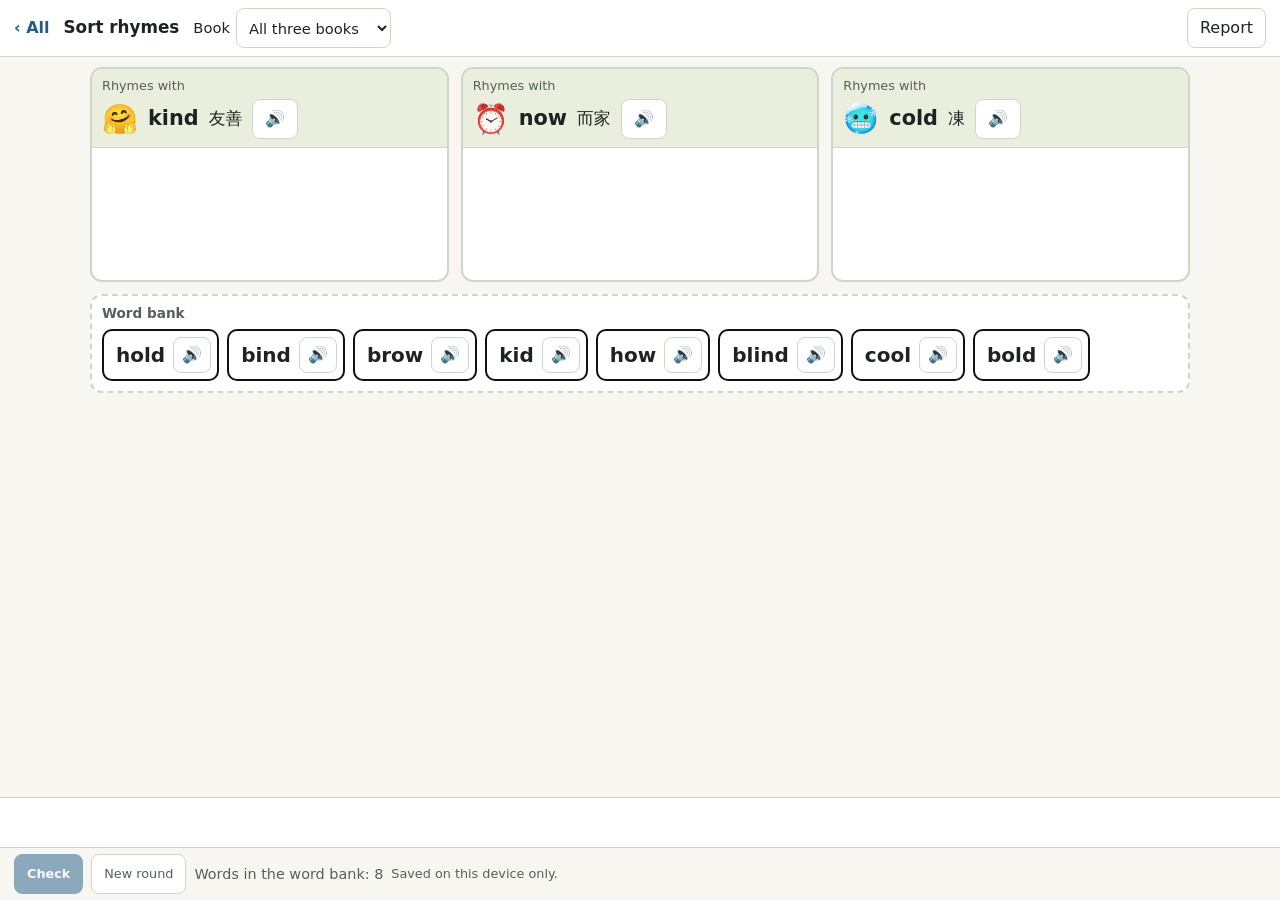
<file: sort.html>
<!DOCTYPE html>
<html lang="en" translate="no" class="notranslate">
<head>
<!-- GENERATED by tools/build.py from src/sort.html + src/base.css + src/core.js + data/units.json.
     Edit those, not this file. -->
<meta charset="UTF-8">
<meta name="google" content="notranslate">
<meta name="viewport" content="width=device-width, initial-scale=1">
<title>Sort rhymes</title>
<style>
:root {
  --bg:#f7f6f1; --card:#ffffff; --ink:#1d2320; --muted:#55605a; --line:#cfd5cb;
  --clue:#e9efdc; --box:#d9d9d9; --boxink:#111; --accent:#245c8a; --accent-ink:#fff;
  --ok:#1f6b32; --bad:#a3231b; --focus:#1a5fd0;
  --zh:"Noto Sans HK","PingFang HK","Microsoft JhengHei","Heiti TC","Noto Sans CJK TC","WenQuanYi Zen Hei",sans-serif;
  --sans:system-ui,-apple-system,"Segoe UI",Roboto,"Helvetica Neue",Arial,sans-serif;
  --emoji:"Apple Color Emoji","Segoe UI Emoji","Noto Color Emoji",sans-serif;
}
@media (prefers-color-scheme:dark) {
  :root { --bg:#14181a; --card:#1d2326; --ink:#eef1ec; --muted:#b4beb7; --line:#3b4540;
    --clue:#2b3426; --box:#3b3f3d; --boxink:#fff; --accent:#8cc0ea; --accent-ink:#0b1b28;
    --ok:#7fd48f; --bad:#ff9b92; --focus:#8cb8ff; }
}
* { box-sizing:border-box; }
html,body { margin:0; height:100%; }
body { background:var(--bg); color:var(--ink); font:16px/1.4 var(--sans); }
.zh { font-family:var(--zh); }
.emo { font-family:var(--emoji); }
button,select,input { font:inherit; color:inherit; }
button { cursor:pointer; }
:focus-visible { outline:3px solid var(--focus); outline-offset:2px; }
.sr { position:absolute; width:1px; height:1px; overflow:hidden; clip:rect(0 0 0 0); white-space:nowrap; }

/* shell: one view, no page scroll; one region takes the slack */
.app { display:flex; flex-direction:column; height:100vh; height:100dvh; }
.bar { display:flex; flex-wrap:wrap; align-items:center; gap:8px 14px; padding:8px 14px;
  background:var(--card); border-bottom:1px solid var(--line); }
.bar h1 { font-size:1.05rem; margin:0; }
.bar a.home { color:var(--accent); text-decoration:none; font-weight:700; min-height:40px; display:inline-flex; align-items:center; }
.bar label { display:inline-flex; align-items:center; gap:6px; font-size:.92rem; }
.bar .grow { flex:1; }
select { background:var(--card); border:1px solid var(--line); border-radius:8px; padding:6px 8px; min-height:40px; }
.btn { background:var(--card); border:1px solid var(--line); border-radius:8px; padding:6px 12px; min-height:40px; }
.btn:hover { border-color:var(--accent); }
.btn.pri { background:var(--accent); color:var(--accent-ink); border-color:var(--accent); font-weight:700; }
.btn[disabled] { opacity:.5; cursor:not-allowed; }
.seg { display:inline-flex; border:1px solid var(--line); border-radius:8px; overflow:hidden; }
.seg button { border:0; border-right:1px solid var(--line); background:var(--card); padding:6px 12px; min-height:40px; }
.seg button:last-child { border-right:0; }
.seg button[aria-pressed="true"] { background:var(--accent); color:var(--accent-ink); font-weight:700; }
main { flex:1; min-height:0; display:flex; flex-direction:column; }
.region { flex:1; min-height:0; overflow:auto; padding:10px 14px; }
.status { min-height:50px; padding:8px 14px; border-top:1px solid var(--line); background:var(--card); font-size:.98rem; }
.status b { font-weight:700; }
.status .tag { color:var(--muted); }
.foot { padding:6px 14px; font-size:.8rem; color:var(--muted); border-top:1px solid var(--line); }

/* the paper sheet, on screen: clue cell | boxes */
.row { display:grid; grid-template-columns:minmax(220px,280px) minmax(390px,max-content) auto; gap:14px; align-items:center;
  padding:1px 4px; margin-bottom:1px; border-radius:10px; }
.row.active { outline:2px solid var(--accent); outline-offset:2px; }
.clue { background:var(--clue); border-radius:6px; padding:2px 10px; min-height:46px; display:flex;
  align-items:center; justify-content:flex-start; gap:10px; flex-wrap:wrap; line-height:1.15; }
.clue .en { font-size:1.15rem; font-weight:600; }
.clue .cn { font-size:1.15rem; }
.clue .df { font-size:.82rem; color:var(--muted); flex:1; min-width:120px; }
.clue .ic { font-size:1.5rem; }
.clue .num { font-size:1.2rem; font-weight:700; }
.clue .sp { margin-top:2px; }
.boxes { display:flex; align-items:center; gap:0; flex-wrap:nowrap; }
.bx { position:relative; width:44px; height:44px; flex:none; }
.bx input { width:100%; height:100%; border:2px solid var(--boxink); background:var(--box); color:var(--boxink);
  text-align:center; font-size:1.35rem; font-weight:600; padding:0; margin:0 0 0 -2px; border-radius:0; }
.bx:first-child input { margin-left:0; }
.bx input:focus-visible { outline:3px solid var(--focus); outline-offset:-3px; position:relative; z-index:2; }
.bx .mk { position:absolute; top:1px; right:3px; font-style:normal; font-size:.8rem; font-weight:700; pointer-events:none; z-index:3; }
.bx.ok input { border-color:var(--ok); border-width:3px; }
.bx.ok .mk { color:var(--ok); }
.bx.bad input { border-color:var(--bad); border-style:dashed; border-width:3px; }
.bx.bad .mk { color:var(--bad); }
.bx.shown input { font-style:italic; border-style:dotted; border-width:3px; }
.gap { width:22px; flex:none; }
/* box sounds: a 🔊 under each box, shown on the row being worked on */
.bcell { display:flex; flex-direction:column; gap:4px; }
.sbar { display:flex; align-items:center; flex-wrap:wrap; row-gap:4px; }
.row:not(.active) .sbar { display:none; }
.sb { width:44px; height:40px; flex:none; padding:0; margin:0 0 0 -2px; border:1px solid var(--line); background:var(--card); border-radius:0 0 8px 8px; font-size:1rem; }
.sb:first-child { margin-left:0; }
.sb:hover { border-color:var(--accent); }
.sb.all { width:auto; margin-left:8px; white-space:nowrap; padding:0 10px; border-radius:8px; font-size:.85rem; font-weight:600; }
.bx.hear input { background:var(--clue); border-color:var(--accent); border-width:3px; }
.acts { display:flex; align-items:center; gap:6px; }
.acts .btn { min-height:36px; padding:4px 10px; font-size:.9rem; }
.lvl { font-size:.8rem; letter-spacing:1px; color:var(--muted); min-width:56px; text-align:right; }
.due { font-size:.72rem; border:1px solid var(--muted); border-radius:6px; padding:0 5px; color:var(--muted); }

/* teacher lock: switches disappear; a small mark says the page is pinned */
.lockmark { display:none; font-size:.85rem; color:var(--muted); }
.locked .lockmark { display:inline; }
.locked .ctl { display:none !important; }

/* tiles */
.tray { border-top:1px solid var(--line); background:var(--card); padding:8px 14px; max-height:34vh; overflow:auto; }
.tray[hidden] { display:none; }
.tiles { display:flex; flex-wrap:wrap; gap:6px; }
.tile { min-width:44px; height:44px; padding:0 10px; border:2px solid var(--boxink); background:var(--card);
  border-radius:8px; font-size:1.25rem; font-weight:600; }
.tile:hover { background:var(--clue); }

/* dialogs */
.veil { position:fixed; inset:0; background:rgba(0,0,0,.45); display:flex; align-items:center; justify-content:center; padding:14px; z-index:50; }
.veil[hidden] { display:none; }
.dlg { background:var(--card); color:var(--ink); border-radius:12px; max-width:760px; width:100%; max-height:88vh; display:flex;
  flex-direction:column; border:1px solid var(--line); }
.dlg header { padding:10px 14px; border-bottom:1px solid var(--line); display:flex; align-items:center; gap:8px; }
.dlg header h2 { margin:0; font-size:1.05rem; flex:1; }
.dlg pre { margin:0; padding:12px 14px; overflow:auto; white-space:pre-wrap; font:.88rem/1.45 ui-monospace,Menlo,Consolas,monospace; }
.dlg footer { padding:10px 14px; border-top:1px solid var(--line); display:flex; flex-wrap:wrap; gap:8px; align-items:center; }
.dlg .small { font-size:.8rem; color:var(--muted); flex-basis:100%; }

/* narrow screens: one row at a time */
.nav-narrow { display:none; }
@media (max-width:720px) {
  .app { height:auto; min-height:100dvh; }
  .region { overflow:visible; }
  .row { grid-template-columns:1fr; gap:8px; }
  .clue { flex-wrap:wrap; }
  .row:not(.active) { display:none; }
  .boxes { overflow-x:auto; padding-bottom:4px; }
  .acts { flex-wrap:wrap; }
  .nav-narrow { display:flex; gap:8px; }
  .bar .grow { display:none; }
}
@media (prefers-reduced-motion:reduce) { * { animation:none !important; transition:none !important; scroll-behavior:auto !important; } }

@media print {
  .bar,.tray,.status,.foot,.acts,.nav-narrow,.veil,.sbar { display:none !important; }
  .app { display:block; height:auto; } .region { overflow:visible; }
  body { background:#fff; color:#000; } .row:not(.active) { display:grid !important; }
  .row,.row.active { outline:0; grid-template-columns:240px 1fr; break-inside:avoid; margin-bottom:8px; }
  .bx input { -webkit-print-color-adjust:exact; print-color-adjust:exact; }
  .printing-blank .bx input { color:transparent; } .printing-blank .bx .mk { display:none; }
  .printing-blank .bx { } .printing-blank .bx.ok input,.printing-blank .bx.bad input,.printing-blank .bx.shown input { border:2px solid #111; font-style:normal; }
}

/* full screen guard on pinned tools: red when she leaves full screen, green tick when she comes back */
.fsv { position:fixed; inset:0; z-index:100; display:flex; align-items:center; justify-content:center; padding:20px; }
.fsv[hidden] { display:none; }
.fsv.start { background:var(--bg); color:var(--ink); }
.fsv.red { background:#b3261e; color:#fff; }
.fsv.green { background:#1f6b32; color:#fff; }
.fsbox { text-align:center; max-width:560px; }
.fsg { font-size:5rem; line-height:1.1; font-weight:700; }
.fst { font-size:1.7rem; font-weight:700; margin:12px 0 20px; }
.fsv .fsb { font-size:1.25rem; min-height:56px; padding:10px 28px; }
.fsv.red .fsb { background:#fff; color:#7a1712; border-color:#fff; }

.board { display:flex; flex-direction:column; gap:12px; max-width:1100px; margin:0 auto; }
.bins { display:grid; grid-template-columns:repeat(3,minmax(0,1fr)); gap:12px; }
.bin { background:var(--card); border:2px solid var(--line); border-radius:12px; display:flex; flex-direction:column; min-width:0; }
.bin.target, .bank.target { border-color:var(--accent); border-style:dashed; }
.bin.over, .bank.over { border-color:var(--accent); border-style:solid; background:var(--clue); }
.bhead { display:flex; align-items:center; gap:4px 10px; flex-wrap:wrap; padding:8px 10px; border-bottom:1px solid var(--line); background:var(--clue); border-radius:10px 10px 0 0; }
.bhead .lbl { flex-basis:100%; font-size:.8rem; color:var(--muted); }
.bhead .ic { font-size:1.8rem; line-height:1; }
.bhead .en { font-size:1.3rem; font-weight:700; }
.bhead .cn { font-size:1.05rem; }
.drop { display:flex; flex-wrap:wrap; gap:8px; align-content:flex-start; padding:10px; min-height:132px; flex:1; }
.bank { background:var(--card); border:2px dashed var(--line); border-radius:12px; padding:8px 10px 10px; }
.bank h2 { margin:0 0 6px; font-size:.85rem; color:var(--muted); font-weight:600; }
.bankcards { display:flex; flex-wrap:wrap; gap:8px; min-height:52px; }
.wc { display:flex; align-items:center; gap:8px; border:2px solid var(--boxink); background:var(--card); border-radius:10px; padding:2px 6px 2px 12px; min-height:48px;
  cursor:grab; touch-action:none; user-select:none; -webkit-user-select:none; position:relative; }
.wc .w { font-size:1.25rem; font-weight:700; }
.wc .g { font-weight:700; font-size:1rem; }
.wc .sp { min-height:36px; padding:0 8px; }
.wc.sel { outline:3px solid var(--focus); outline-offset:2px; background:var(--clue); }
.wc.drag { z-index:30; box-shadow:0 8px 18px rgba(0,0,0,.3); cursor:grabbing; }
.wc.ok { border-color:var(--ok); border-width:3px; cursor:default; }
.wc.ok .g { color:var(--ok); }
.wc.fixed { border-color:var(--ok); border-style:solid; border-width:3px; cursor:default; }
.wc.wrong { border-color:var(--bad); border-style:dashed; border-width:3px; }
.wc.wrong .g { color:var(--bad); }
.wc.shown { border-style:dotted; border-width:3px; font-style:italic; cursor:default; }
.msgs { display:flex; flex-direction:column; gap:3px; max-height:132px; overflow:auto; }
#need { color:var(--muted); font-size:.9rem; }
.msgs .hd { font-weight:700; }
.msgs .ln { font-size:.94rem; }
.go { display:flex; gap:8px; align-items:center; flex-wrap:wrap; }
@media screen and (max-width:720px) { .bins { grid-template-columns:minmax(0,1fr); } }
</style>
</head>
<body>
<div class="app">
  <div class="bar">
    <a class="home ctl" href="index.html">‹ All</a>
    <h1>Sort rhymes</h1>
    <label class="ctl">Book <select id="book"></select></label>
    <span class="grow"></span>
    <span class="lockmark" title="Set from the teacher page">🔒 set by teacher</span>
    <button class="btn ctl" id="rep" type="button">Report</button>
  </div>
  <main>
    <div class="region"><div class="board" id="board"></div></div>
    <div class="status" id="status" role="status" aria-live="polite"></div>
    <div class="foot go">
      <button class="btn pri" id="check" type="button">Check</button>
      <button class="btn" id="next" type="button">New round</button>
      <span id="need" aria-live="polite"></span>
      <span>Saved on this device only.</span>
    </div>
  </main>
</div>
<script>
const D = {"_about":"SOURCE OF TRUTH for every tool in this repo (sound boxes, match, rhyme). Edit here, then run: python3 tools/build.py. Vocabulary only — no names, no book text. Chinese is written Traditional, Hong Kong usage; have a Cantonese speaker check it.","_boxes":"One box per SOUND. parts = list of syllables (and words); each = list of boxes, and a gap is left between them, as on the hand-made sheets (can | dy). Two-letter and three-letter spellings share one box (sh, ai, are). A final silent e goes with the consonant before it (ce, ke, ve, se), as on the paper sheets.","tips":{"sh":{"kind":"2-letter sound","tip":"sh: two letters make one sound, so they share one box."},"ai":{"kind":"2-letter sound","tip":"ai: two letters make one sound (the 'ay' in wait)."},"ie":{"kind":"2-letter sound","tip":"ie says /e/ in friend. It is a tricky spelling — learn it as one chunk."},"are":{"kind":"3-letter sound","tip":"are: three letters make the 'air' sound in share. One box."},"ea":{"kind":"2-letter sound","tip":"ea: two letters make one sound (the 'ee' in cream)."},"ph":{"kind":"2-letter sound","tip":"ph says /f/ in elephant. Two letters, one sound."},"ve":{"kind":"silent-e ending","tip":"English words do not end in v. 've' is one box and the e is silent."},"ce":{"kind":"silent-e ending","tip":"ce says /s/ (c before e is soft). The e is silent, and it makes the i say its name."},"ke":{"kind":"silent-e ending","tip":"ke says /k/. The e is silent, and it makes the a say its name: a-ke."},"se":{"kind":"silent-e ending","tip":"se says /s/ at the end of mouse. The e is silent."},"ou":{"kind":"2-letter sound","tip":"ou says /ow/ in mouse. Two letters, one sound."},"ur":{"kind":"2-letter sound","tip":"ur: two letters make one sound (/er/)."},"ck":{"kind":"2-letter sound","tip":"ck: two letters make one /k/ sound, used straight after a short vowel at the end of a word."},"th":{"kind":"2-letter sound","tip":"th: two letters make one sound."},"pp":{"kind":"2-letter sound","tip":"pp: two letters, one /p/ sound."},"nn":{"kind":"2-letter sound","tip":"nn: two letters, one /n/ sound."},"rr":{"kind":"2-letter sound","tip":"rr: two letters, one /r/ sound."},"ss":{"kind":"2-letter sound","tip":"ss: two letters, one /s/ sound."},"ll":{"kind":"2-letter sound","tip":"ll: two letters, one /l/ sound, at the end of a short word: still, well, will."},"ow":{"kind":"2-letter sound","tip":"ow says /ow/ in cow, now and clown. Two letters, one sound."},"oy":{"kind":"2-letter sound","tip":"oy says /oy/ in boy. Two letters, one sound."},"oo":{"kind":"2-letter sound","tip":"oo: two letters, one sound. Short in book, long in cool."},"ee":{"kind":"2-letter sound","tip":"ee: two letters, one sound (/ee/ in see)."},"ew":{"kind":"2-letter sound","tip":"ew says /yoo/ in new. Two letters, one sound."},"aw":{"kind":"2-letter sound","tip":"aw says /or/ in saw. Two letters, one sound."},"au":{"kind":"2-letter sound","tip":"au: two letters, one sound."},"ore":{"kind":"3-letter sound","tip":"ore: three letters make the /or/ sound in more. One box."},"ere":{"kind":"3-letter sound","tip":"ere: three letters, one sound. It says something different in here, there and were."},"gg":{"kind":"2-letter sound","tip":"gg: two letters, one /g/ sound."}},"words":{"pig":{"zh":"豬","icon":"🐷","def":"A pink farm animal.","parts":[["p","i","g"]],"sounds":["p","i","g"]},"sad":{"zh":"傷心","icon":"😢","def":"You feel this when you want to cry.","parts":[["s","a","d"]],"sounds":["s","a","d"]},"hot":{"zh":"熱","icon":"🥵","def":"Very warm. Not cold.","parts":[["h","o","t"]],"sounds":["h","o","t"]},"give":{"zh":"給","icon":"🎁","def":"You hand something to a person.","parts":[["g","i","ve"]],"sounds":["g","i","v"]},"wait":{"zh":"等","icon":"⏳","def":"Stay. Do not go yet.","parts":[["w","ai","t"]],"sounds":["w","ay","t"]},"cold":{"zh":"凍","icon":"🥶","def":"Not hot. Ice is cold.","parts":[["c","o","l","d"]],"sounds":["k","oa","l","d"],"tip":"o says its own name (/oh/) in cold — the same in old, hold and gold."},"share":{"zh":"分享","icon":"🍪🤝","def":"You give some to a friend and keep some too.","parts":[["sh","are"]],"sounds":["sh","air"]},"friend":{"zh":"朋友","icon":"👫","def":"A person you like. You play together.","parts":[["f","r","ie","n","d"]],"sounds":["f","r","e","n","d"]},"ice cream":{"zh":"雪糕","icon":"🍦","def":"A cold, sweet food.","parts":[["i","ce"],["c","r","ea","m"]],"sounds":["igh","s","k","r","ee","m"]},"elephant":{"zh":"大象","icon":"🐘","def":"A very big animal with a long trunk.","parts":[["e","l"],["e"],["ph","a","n","t"]],"sounds":["e","l","schwa","f","schwa","n","t"],"tip":"Three syllables, seven sounds: el | e | phant.","boxTips":{"2":"e says /uh/ here. Say it in chunks: el | e | phant.","4":"a says /uh/ in -phant."}},"kind":{"zh":"友善","icon":"🤗","def":"Nice to other people. You help and you share.","parts":[["k","i","n","d"]],"sounds":["k","igh","n","d"],"tip":"i says its own name (/eye/) in kind — the same in find and mind."},"mouse":{"zh":"老鼠","icon":"🐭","def":"A very small animal with a long tail.","parts":[["m","ou","se"]],"sounds":["m","ow","s"]},"take":{"zh":"拿","icon":"✋","def":"Get something into your hand.","parts":[["t","a","ke"]],"sounds":["t","ay","k"]},"turn":{"zh":"輪流","icon":"🔄","def":"Your go. Then it is my go.","parts":[["t","ur","n"]],"sounds":["t","er","n"]},"snack":{"zh":"小食","icon":"🍎","def":"A small food between meals.","parts":[["s","n","a","ck"]],"sounds":["s","n","a","k"]},"thanks":{"zh":"多謝","icon":"🙏","def":"Words you say when someone gives you something.","parts":[["th","a","n","k","s"]],"sounds":["th","a","n","k","s"]},"zebra":{"zh":"斑馬","icon":"🦓","def":"A black and white striped animal.","parts":[["z","e"],["b","r","a"]],"sounds":["z","e","b","r","schwa"],"boxTips":{"4":"a at the end of zebra says /uh/."}},"happy":{"zh":"開心","icon":"😊","def":"You feel good. You smile.","parts":[["h","a","pp"],["y"]],"sounds":["h","a","p","ee"],"boxTips":{"3":"y at the end of a longer word says /ee/: happy, funny, sorry, very."}},"funny":{"zh":"好笑","icon":"😂","def":"It makes you laugh.","parts":[["f","u","nn"],["y"]],"sounds":["f","u","n","ee"],"boxTips":{"3":"y at the end of a longer word says /ee/: happy, funny, sorry, very."}},"sorry":{"zh":"對不起","icon":"🙇","def":"You say this when you made someone feel bad.","parts":[["s","o","rr"],["y"]],"sounds":["s","o","r","ee"],"boxTips":{"3":"y at the end of a longer word says /ee/: happy, funny, sorry, very."}},"friends":{"zh":"一班朋友","icon":"👫👭","def":"More than one friend.","parts":[["f","r","ie","n","d","s"]],"sounds":["f","r","e","n","d","z"],"boxTips":{"5":"s says /z/ at the end of friends."}},"clown":{"zh":"小丑","icon":"🤡","def":"A person with a red nose and big shoes who makes people laugh.","parts":[["c","l","ow","n"]],"sounds":["k","l","ow","n"]},"clowns":{"zh":"一班小丑","icon":"🤡🤡","def":"More than one clown.","parts":[["c","l","ow","n","s"]],"sounds":["k","l","ow","n","z"],"boxTips":{"4":"s says /z/ at the end of clowns."}},"cowboy":{"zh":"牛仔","icon":"🤠","def":"A person who rides a horse and looks after cows.","parts":[["c","ow"],["b","oy"]],"sounds":["k","ow","b","oy"]},"cowboys":{"zh":"一班牛仔","icon":"🤠🤠","def":"More than one cowboy.","parts":[["c","ow"],["b","oy","s"]],"sounds":["k","ow","b","oy","z"],"boxTips":{"4":"s says /z/ at the end of cowboys."}},"robot":{"zh":"機械人","icon":"🤖","def":"A machine that can move and do jobs.","parts":[["r","o"],["b","o","t"]],"sounds":["r","oa","b","o","t"],"boxTips":{"1":"o at the end of a syllable says its name /oh/: ro | bot."}},"book":{"zh":"書","icon":"📖","def":"You read it. It has pages.","parts":[["b","oo","k"]],"sounds":["b","oo_short","k"],"boxTips":{"1":"oo says the short /oo/ in book, look and cook."}},"am":{"zh":"係（我係）","icon":"🧍","def":"Use it with I: I am sad.","parts":[["a","m"]],"sounds":["a","m"]},"an":{"zh":"一個","icon":"☝️","def":"One. Use it before a, e, i, o, u: an elephant.","parts":[["a","n"]],"sounds":["a","n"]},"and":{"zh":"同埋","icon":"➕","def":"It joins two things: you and me.","parts":[["a","n","d"]],"sounds":["a","n","d"]},"can":{"zh":"可以","icon":"💪","def":"You are able to do it.","parts":[["c","a","n"]],"sounds":["k","a","n"]},"in":{"zh":"喺…入面","icon":"📥","def":"Inside.","parts":[["i","n"]],"sounds":["i","n"]},"it":{"zh":"佢（件嘢）","icon":"📦","def":"A thing: It is big.","parts":[["i","t"]],"sounds":["i","t"]},"is":{"zh":"係","icon":"🟰","def":"Use it with he, she, it: He is sad.","parts":[["i","s"]],"sounds":["i","z"],"boxTips":{"1":"s says /z/ in is and his."}},"him":{"zh":"佢（男仔）","icon":"👦","def":"A boy or a man: I can see him.","parts":[["h","i","m"]],"sounds":["h","i","m"]},"not":{"zh":"唔係","icon":"🚫","def":"No: I am not sad.","parts":[["n","o","t"]],"sounds":["n","o","t"]},"but":{"zh":"但係","icon":"🔀","def":"It shows a change: I am small, but I am fast.","parts":[["b","u","t"]],"sounds":["b","u","t"]},"best":{"zh":"最好","icon":"🥇","def":"Better than all the others.","parts":[["b","e","s","t"]],"sounds":["b","e","s","t"]},"fact":{"zh":"事實","icon":"✅","def":"Something that is true.","parts":[["f","a","c","t"]],"sounds":["f","a","k","t"]},"still":{"zh":"仲係","icon":"⏸️","def":"It has not stopped: I am still sad.","parts":[["s","t","i","ll"]],"sounds":["s","t","i","l"]},"well":{"zh":"好好","icon":"👍","def":"In a good way: You did well.","parts":[["w","e","ll"]],"sounds":["w","e","l"]},"will":{"zh":"會","icon":"🔜","def":"It happens later: I will help.","parts":[["w","i","ll"]],"sounds":["w","i","l"]},"then":{"zh":"然後","icon":"➡️","def":"Next. After that.","parts":[["th","e","n"]],"sounds":["dh","e","n"],"boxTips":{"0":"th is the noisy /th/ in then, this and with."}},"with":{"zh":"同","icon":"🤝","def":"Together: Play with me.","parts":[["w","i","th"]],"sounds":["w","i","dh"],"boxTips":{"2":"th is the noisy /th/ in then, this and with."}},"very":{"zh":"非常","icon":"‼️","def":"A lot: very happy.","parts":[["v","e"],["r","y"]],"sounds":["v","e","r","ee"],"boxTips":{"3":"y at the end of a longer word says /ee/: happy, funny, sorry, very."}},"cool":{"zh":"型","icon":"😎","def":"Great! (It can also mean a little cold.)","parts":[["c","oo","l"]],"sounds":["k","oo_long","l"],"boxTips":{"1":"oo says the long /oo/ in cool, pool and moon."}},"love":{"zh":"愛","icon":"❤️","def":"You like someone very, very much.","parts":[["l","o","ve"]],"sounds":["l","u","v"],"boxTips":{"1":"o says /u/ in love, glove and come."}},"loves":{"zh":"愛（佢愛）","icon":"💕","def":"Use it with he, she, it: She loves books.","parts":[["l","o","ve","s"]],"sounds":["l","u","v","z"],"boxTips":{"1":"o says /u/ in love, glove and come.","3":"s says /z/ at the end of loves."}},"make":{"zh":"整；令","icon":"🛠️","def":"Build something. Or: You make me happy.","parts":[["m","a","ke"]],"sounds":["m","ay","k"]},"he":{"zh":"佢（男）","icon":"👨","def":"A boy or a man: He is sad.","parts":[["h","e"]],"sounds":["h","ee"],"boxTips":{"1":"e at the end of a short word says its name /ee/: he, me, be, we."}},"me":{"zh":"我","icon":"🙋","def":"The person talking: Look at me.","parts":[["m","e"]],"sounds":["m","ee"],"boxTips":{"1":"e at the end of a short word says its name /ee/: he, me, be, we."}},"be":{"zh":"係；做","icon":"🌟","def":"I want to be happy.","parts":[["b","e"]],"sounds":["b","ee"],"boxTips":{"1":"e at the end of a short word says its name /ee/: he, me, be, we."}},"see":{"zh":"見","icon":"👀","def":"Use your eyes.","parts":[["s","ee"]],"sounds":["s","ee"]},"need":{"zh":"需要","icon":"🆘","def":"You must have it.","parts":[["n","ee","d"]],"sounds":["n","ee","d"]},"my":{"zh":"我嘅","icon":"🏷️","def":"It belongs to me: my book.","parts":[["m","y"]],"sounds":["m","igh"],"boxTips":{"1":"y at the end of a short word says /igh/: my, by, cry."}},"by":{"zh":"由","icon":"✍️","def":"Who made it: a book by a writer.","parts":[["b","y"]],"sounds":["b","igh"],"boxTips":{"1":"y at the end of a short word says /igh/: my, by, cry."}},"so":{"zh":"咁；所以","icon":"💡","def":"Very: so happy. Or: that is why.","parts":[["s","o"]],"sounds":["s","oa"],"boxTips":{"1":"o at the end of a short word says its name /oh/: so, go, no."}},"now":{"zh":"而家","icon":"⏰","def":"At this time.","parts":[["n","ow"]],"sounds":["n","ow"]},"how":{"zh":"點樣","icon":"❓","def":"It asks the way: How can I help?","parts":[["h","ow"]],"sounds":["h","ow"]},"saw":{"zh":"見到","icon":"👁️","def":"See, in the past: I saw a clown.","parts":[["s","aw"]],"sounds":["s","or"]},"new":{"zh":"新","icon":"✨","def":"Not old.","parts":[["n","ew"]],"sounds":["n","yoo"]},"more":{"zh":"更多","icon":"🍪🍪","def":"A bigger amount: more, please!","parts":[["m","ore"]],"sounds":["m","or"]},"are":{"zh":"係","icon":"👥","def":"Use it with you, we, they: You are my friend.","parts":[["are"]],"sounds":["ar"],"boxTips":{"0":"are says /ar/ in the word are. In share it says /air/."}},"was":{"zh":"係（以前）","icon":"⏪","def":"Is, in the past: He was sad.","parts":[["w","a","s"]],"sounds":["w","o","z"],"boxTips":{"1":"a says /o/ after w: was, want, wash.","2":"s says /z/ in was."}},"were":{"zh":"係（以前）","icon":"⏮️","def":"Are, in the past: They were funny.","parts":[["w","ere"]],"sounds":["w","er"],"boxTips":{"1":"ere says /er/ in were."}},"there":{"zh":"嗰度","icon":"🏝️","def":"That place. Not here.","parts":[["th","ere"]],"sounds":["dh","air"],"boxTips":{"0":"th is the noisy /th/ in there.","1":"ere says /air/ in there and where."}},"here":{"zh":"呢度","icon":"📍","def":"This place. Near me.","parts":[["h","ere"]],"sounds":["h","ear"],"boxTips":{"1":"ere says /ear/ in here."}},"you":{"zh":"你","icon":"🧑","def":"The person I am talking to.","parts":[["y","ou"]],"sounds":["y","oo_long"],"boxTips":{"1":"ou says /oo/ in you. In mouse it says /ow/."}},"do":{"zh":"做","icon":"▶️","def":"Make something happen: What can I do?","parts":[["d","o"]],"sounds":["d","oo_long"],"boxTips":{"1":"o says /oo/ in do and to."}},"to":{"zh":"去","icon":"🎯","def":"It shows where: Go to school.","parts":[["t","o"]],"sounds":["t","oo_long"],"boxTips":{"1":"o says /oo/ in do and to."}},"because":{"zh":"因為","icon":"💭","def":"It gives the reason: I am sad because it is cold.","parts":[["b","e"],["c","au","se"]],"sounds":["b","schwa","k","o","z"],"boxTips":{"1":"e says /uh/ here: be | cause.","3":"au says /o/ in because.","4":"se says /z/ in because. The e is silent."}},"around":{"zh":"周圍","icon":"⭕","def":"On every side: Look around.","parts":[["a"],["r","ou","n","d"]],"sounds":["schwa","r","ow","n","d"],"boxTips":{"0":"a says /uh/ at the start of around."}},"wanted":{"zh":"想要（以前）","icon":"🤲","def":"Want, in the past: I wanted to help.","parts":[["w","a","n"],["t","e","d"]],"sounds":["w","o","n","t","schwa","d"],"boxTips":{"1":"a says /o/ after w: was, want, wash.","4":"e says /uh/ in -ted: want | ed."}},"glasses":{"zh":"眼鏡","icon":"👓","def":"You wear them on your eyes to see better.","parts":[["g","l","a","ss"],["e","s"]],"sounds":["g","l","ar","s","schwa","z"],"boxTips":{"2":"a says /ar/ in glasses (Australian English).","4":"e says /uh/ in -es.","5":"s says /z/ at the end of glasses."}},"gerald":{"zh":"傑拉德（大象）","icon":"🐘","def":"The elephant's name. A name starts with a capital: Gerald.","parts":[["g","e","r"],["a","l","d"]],"sounds":["j","e","r","schwa","l","d"],"boxTips":{"0":"g says /j/ in Gerald (g before e can be soft, as in gem).","3":"a says /uh/ in -ald."}},"piggie":{"zh":"小豬（豬仔的名）","icon":"🐷","def":"The pig's name. A name starts with a capital: Piggie.","parts":[["p","i","gg"],["ie"]],"sounds":["p","i","g","ee"],"boxTips":{"3":"ie says /ee/ at the end of piggie. In friend it says /e/."}},"yee":{"zh":"牛仔叫聲（前半）","icon":"🤠","def":"The first half of a cowboy shout: yee-haw!","parts":[["y","ee"]],"sounds":["y","ee"]},"haw":{"zh":"牛仔叫聲（後半）","icon":"🐴","def":"The second half of a cowboy shout: yee-haw!","parts":[["h","aw"]],"sounds":["h","or"]},"um":{"zh":"呃","icon":"🤔","def":"A sound you make when you are thinking.","parts":[["u","m"]],"sounds":["u","m"]},"i":{"zh":"我","icon":"👤","def":"Me. I is always a capital letter: I am happy.","parts":[["i"]],"sounds":["igh"],"boxTips":{"0":"i on its own says its name /igh/, and it is always a capital: I."}}},"books":[{"id":"all","title":"All three books","mix":true,"units":[]},{"id":"ice","title":"Ice cream","units":["share-1"]},{"id":"kind","title":"Being kind","units":["share-2"]},{"id":"sad","title":"My friend is sad","units":["sad-1","sad-2","sad-3","sad-4","sad-5","sad-6"]}],"units":[{"id":"share-1","title":"Sharing 1: ice cream","zh":"分享 1：雪糕","words":["pig","sad","hot","give","wait","cold","share","friend","ice cream","elephant"]},{"id":"share-2","title":"Sharing 2: being kind","zh":"分享 2：友善","words":["kind","mouse","take","turn","snack","thanks","zebra","share","give"]},{"id":"sad-1","title":"My friend is sad 1: cheer-up words","zh":"朋友唔開心 1：逗佢笑","words":["sad","happy","funny","sorry","friend","friends","clown","clowns","cowboy","cowboys","robot","book"]},{"id":"sad-2","title":"My friend is sad 2: short sounds","zh":"朋友唔開心 2：短音","words":["am","an","and","can","in","it","is","him","not","but","best","fact"]},{"id":"sad-3","title":"My friend is sad 3: endings","zh":"朋友唔開心 3：字尾","words":["still","well","will","then","with","very","cool","love","loves","make"]},{"id":"sad-4","title":"My friend is sad 4: long sounds","zh":"朋友唔開心 4：長音","words":["he","me","be","see","need","my","by","so","now","how","saw","new","more"]},{"id":"sad-5","title":"My friend is sad 5: tricky words","zh":"朋友唔開心 5：難串的字","words":["are","was","were","there","here","you","do","to","because","around","wanted","glasses"]},{"id":"sad-6","title":"My friend is sad 6: names and calls","zh":"朋友唔開心 6：名字同叫聲","words":["gerald","piggie","i","um","yee","haw"]}],"rhymes":[{"id":"ig","unit":"share-1","rime":"ig","key":"pig","words":["pig","big","dig","wig","fig","jig"],"gloss":{"pig":"豬","big":"大","dig":"挖","wig":"假髮","fig":"無花果","jig":"輕快的舞"},"near":[{"w":"pin","rime":"in"},{"w":"peg","rime":"eg"},{"w":"bag","rime":"ag"},{"w":"dog","rime":"og"}]},{"id":"ot","unit":"share-1","rime":"ot","key":"hot","words":["hot","pot","dot","cot","got","lot","not","rot"],"gloss":{"hot":"熱","pot":"鍋","dot":"點","cot":"嬰兒床","got":"得到","lot":"很多","not":"不","rot":"腐爛"},"near":[{"w":"hat","rime":"at"},{"w":"hop","rime":"op"},{"w":"net","rime":"et"},{"w":"cut","rime":"ut"}]},{"id":"ad","unit":"share-1","rime":"ad","key":"sad","words":["sad","mad","dad","bad","had","pad","glad"],"gloss":{"sad":"傷心","mad":"生氣","dad":"爸爸","bad":"壞","had":"有","pad":"墊子","glad":"高興"},"near":[{"w":"sat","rime":"at"},{"w":"sip","rime":"ip"},{"w":"bed","rime":"ed"},{"w":"mud","rime":"ud"}]},{"id":"old","unit":"share-1","rime":"old","key":"cold","words":["cold","old","hold","gold","bold","told","sold","fold"],"gloss":{"cold":"凍","old":"舊","hold":"拿著","gold":"金","bold":"勇敢","told":"告訴了","sold":"賣了","fold":"摺"},"near":[{"w":"cod","rime":"od"},{"w":"cool","rime":"ool"},{"w":"wild","rime":"ild"},{"w":"cord","rime":"ord"}]},{"id":"ouse","unit":"share-2","rime":"ouse","key":"mouse","words":["mouse","house","louse","blouse"],"gloss":{"mouse":"老鼠","house":"房子","louse":"蝨子","blouse":"女裝上衣"},"near":[{"w":"moose","rime":"oose"},{"w":"mouth","rime":"outh"},{"w":"mess","rime":"ess"},{"w":"horse","rime":"orse"}]},{"id":"ake","unit":"share-2","rime":"ake","key":"take","words":["take","make","cake","bake","lake","wake","rake","shake","snake"],"gloss":{"take":"拿","make":"做","cake":"蛋糕","bake":"焗","lake":"湖","wake":"醒","rake":"耙","shake":"搖","snake":"蛇"},"near":[{"w":"tack","rime":"ack"},{"w":"tape","rime":"ape"},{"w":"bike","rime":"ike"},{"w":"talk","rime":"alk"}]},{"id":"ack","unit":"share-2","rime":"ack","key":"snack","words":["snack","back","sack","pack","black","track","crack","quack"],"gloss":{"snack":"小食","back":"背","sack":"大袋","pack":"包","black":"黑色","track":"軌道","crack":"裂縫","quack":"嘎嘎叫"},"near":[{"w":"snap","rime":"ap"},{"w":"snow","rime":"ow"},{"w":"sock","rime":"ock"},{"w":"neck","rime":"eck"}]},{"id":"ind","unit":"share-2","rime":"ind","key":"kind","words":["kind","find","mind","bind","blind","grind"],"gloss":{"kind":"友善","find":"找到","mind":"介意","bind":"綁","blind":"盲","grind":"磨"},"near":[{"w":"king","rime":"ing"},{"w":"kid","rime":"id"},{"w":"mend","rime":"end"},{"w":"hand","rime":"and"}]},{"id":"own","unit":"sad-1","rime":"own","key":"clown","words":["clown","down","town","gown","frown","brown","crown","drown"],"gloss":{"clown":"小丑","down":"落","town":"小鎮","gown":"長袍","frown":"皺眉","brown":"啡色","crown":"皇冠","drown":"遇溺"},"near":[{"w":"cloud","rime":"oud"},{"w":"clock","rime":"ock"},{"w":"clan","rime":"an"},{"w":"cows","rime":"ows"}]},{"id":"ook","unit":"sad-1","rime":"ook","key":"book","words":["book","look","cook","hook","took","shook"],"gloss":{"book":"書","look":"睇","cook":"煮","hook":"鈎","took":"拿了","shook":"搖了"},"near":[{"w":"back","rime":"ack"},{"w":"boot","rime":"oot"},{"w":"bike","rime":"ike"},{"w":"cool","rime":"ool"}]},{"id":"an","unit":"sad-2","rime":"an","key":"can","words":["can","man","fan","pan","ran","van","plan"],"gloss":{"can":"可以","man":"男人","fan":"風扇","pan":"鑊","ran":"跑了","van":"客貨車","plan":"計劃"},"near":[{"w":"cap","rime":"ap"},{"w":"cat","rime":"at"},{"w":"ten","rime":"en"},{"w":"bun","rime":"un"}]},{"id":"est","unit":"sad-2","rime":"est","key":"best","words":["best","nest","rest","test","west","chest","vest"],"gloss":{"best":"最好","nest":"雀巢","rest":"休息","test":"測驗","west":"西","chest":"心口","vest":"背心"},"near":[{"w":"bent","rime":"ent"},{"w":"bet","rime":"et"},{"w":"last","rime":"ast"},{"w":"just","rime":"ust"}]},{"id":"ill","unit":"sad-3","rime":"ill","key":"still","words":["still","will","hill","fill","pill","spill","bill"],"gloss":{"still":"仲係","will":"會","hill":"山","fill":"裝滿","pill":"藥丸","spill":"倒瀉","bill":"帳單"},"near":[{"w":"well","rime":"ell"},{"w":"sit","rime":"it"},{"w":"stiff","rime":"iff"},{"w":"stall","rime":"all"}]},{"id":"ell","unit":"sad-3","rime":"ell","key":"well","words":["well","bell","tell","sell","shell","smell","spell","yell"],"gloss":{"well":"好好","bell":"鐘","tell":"講","sell":"賣","shell":"貝殼","smell":"聞","spell":"串字","yell":"大叫"},"near":[{"w":"will","rime":"ill"},{"w":"wet","rime":"et"},{"w":"ball","rime":"all"},{"w":"bed","rime":"ed"}]},{"id":"ow","unit":"sad-4","rime":"ow","key":"now","words":["now","how","cow","wow","brow","vow"],"gloss":{"now":"而家","how":"點樣","cow":"牛","wow":"嘩","brow":"眉","vow":"誓言"},"near":[{"w":"new","rime":"ew"},{"w":"nod","rime":"od"},{"w":"house","rime":"ouse"},{"w":"hot","rime":"ot"}]},{"id":"ee","unit":"sad-4","rime":"ee","key":"see","words":["see","bee","tree","free","three","knee"],"gloss":{"see":"見","bee":"蜜蜂","tree":"樹","free":"免費","three":"三","knee":"膝頭"},"near":[{"w":"say","rime":"ay"},{"w":"seed","rime":"eed"},{"w":"sigh","rime":"igh"},{"w":"saw","rime":"aw"}]},{"id":"aw","unit":"sad-6","rime":"aw","key":"haw","words":["haw","saw","paw","jaw","raw","claw","draw","straw"],"gloss":{"haw":"牛仔叫聲","saw":"見到","paw":"腳掌","jaw":"下巴","raw":"生","claw":"爪","draw":"畫","straw":"飲管"},"near":[{"w":"hay","rime":"ay"},{"w":"how","rime":"ow"},{"w":"hat","rime":"at"},{"w":"jar","rime":"ar"}]}]};
</script>
<script>
/* shared by every tool. Inlined by tools/build.py — do not load from a CDN. */
const $ = (s, r = document) => r.querySelector(s);
const $$ = (s, r = document) => [...r.querySelectorAll(s)];
function h(tag, attrs, ...kids) {
  const e = document.createElement(tag);
  for (const k in (attrs || {})) {
    if (k === 'class') e.className = attrs[k];
    else if (k === 'text') e.textContent = attrs[k];
    else if (k.startsWith('on')) e.addEventListener(k.slice(2), attrs[k]);
    else if (attrs[k] !== false && attrs[k] != null) e.setAttribute(k, attrs[k] === true ? '' : attrs[k]);
  }
  for (const c of kids.flat()) if (c != null) e.append(c.nodeType ? c : document.createTextNode(c));
  return e;
}
function shuffle(a) { a = a.slice(); for (let i = a.length - 1; i > 0; i--) { const j = Math.floor(Math.random() * (i + 1)); [a[i], a[j]] = [a[j], a[i]]; } return a; }
const wordsOf = id => D.words[id];
const flat = id => D.words[id].parts.flat();
function unitById(id) { return D.units.find(u => u.id === id) || D.units[0]; }
function dayKey(d = new Date()) { return d.getFullYear() + '-' + String(d.getMonth() + 1).padStart(2, '0') + '-' + String(d.getDate()).padStart(2, '0'); }
function dayNum(k) { const [y, m, d] = k.split('-').map(Number); return Math.round(Date.UTC(y, m - 1, d) / 864e5); }

/* ---- storage: this device only. Falls back to memory if the browser blocks it. ---- */
const Store = (() => {
  const KEY = 'sharing-tools-v1'; let mem = null;
  function load() {
    if (mem) return mem;
    try { const s = localStorage.getItem(KEY); mem = s ? JSON.parse(s) : null; } catch (e) { mem = null; }
    if (!mem || mem.v !== 1) mem = { v: 1, items: {}, log: [], secs: {} };
    return mem;
  }
  function save() { try { localStorage.setItem(KEY, JSON.stringify(mem)); } catch (e) { /* blocked: stays in memory */ } }
  function reset() { mem = { v: 1, items: {}, log: [], secs: {} }; save(); }
  return { get: load, save, reset };
})();

/* ---- time-gated review: five boxes, whole-day gaps. Gates promotion, never access. ----
   Box n means: answered first time correct after at least DUE[n-1] days since the last promotion. */
const DUE = [0, 0, 1, 3, 7, 21];   // index = box the item is currently in
function itemKey(tool, id) { return tool + '|' + id; }
function itemState(tool, id) { return Store.get().items[itemKey(tool, id)] || { box: 0, last: null }; }
function isDue(tool, id) {
  const s = itemState(tool, id); if (!s.last) return true;
  const gap = Math.max(0, dayNum(dayKey()) - dayNum(s.last));
  return s.box < 5 && gap >= DUE[s.box];
}
function recordFirstTry(tool, id, ok, extra) {
  const st = Store.get(), k = itemKey(tool, id), today = dayKey();
  let s = st.items[k] || { box: 0, last: null };
  if (!ok) { s = { box: 1, last: today }; }
  else if (!s.last) { s = { box: 1, last: today }; }
  else {
    const gap = Math.max(0, dayNum(today) - dayNum(s.last));
    if (s.box < 5 && gap >= DUE[s.box]) s = { box: s.box + 1, last: today };   // else: accepted, not promoted, clock not reset
  }
  st.items[k] = s;
  st.log.push(Object.assign({ d: today, t: Date.now(), tool, id, ok: !!ok }, extra || {}));
  if (st.log.length > 1500) st.log.splice(0, st.log.length - 1500);
  Store.save();
}
function countCheck(tool) {   // every press of a Check button, per day and tool: guessing by pressing Check shows in the report
  const st = Store.get(), k = dayKey() + '|' + tool; st.checks = st.checks || {}; st.checks[k] = (st.checks[k] || 0) + 1; Store.save();
}
function dots(tool, id) { const b = itemState(tool, id).box; return '●'.repeat(b) + '○'.repeat(5 - b); }

/* ---- time on task: seconds with real activity, per day / tool / unit ---- */
const Clock = (() => {
  let last = 0, ctx = { tool: '', unit: '' };
  function poke() { last = Date.now(); }
  ['pointerdown', 'keydown', 'input'].forEach(ev => addEventListener(ev, poke, true));
  setInterval(() => {
    if (document.hidden || Date.now() - last > 20000 || !ctx.tool) return;
    const st = Store.get(), k = dayKey() + '|' + ctx.tool + '|' + ctx.unit;
    st.secs[k] = (st.secs[k] || 0) + 5; Store.save();
  }, 5000);
  return { set(t, u) { ctx = { tool: t, unit: u }; } };
})();

/* ---- speech: the browser's own voice. It can be wrong; the human overrules it. ---- */
const Say = (() => {
  const ok = 'speechSynthesis' in window;
  function pick(langs) {
    const vs = ok ? speechSynthesis.getVoices() : [];
    for (const l of langs) { const v = vs.find(v => v.lang.replace('_', '-').toLowerCase().startsWith(l.toLowerCase())); if (v) return v; }
    return null;
  }
  function en(text) {
    if (!ok) return; speechSynthesis.cancel();
    const u = new SpeechSynthesisUtterance(text); const v = pick(['en-AU', 'en-GB', 'en']);
    if (v) u.voice = v; u.lang = v ? v.lang : 'en-AU'; u.rate = 0.8; speechSynthesis.speak(u);
  }
  function zh(text) {
    if (!ok) return; const v = pick(['zh-HK', 'yue', 'zh-TW', 'zh']); if (!v) return;
    speechSynthesis.cancel(); const u = new SpeechSynthesisUtterance(text); u.voice = v; u.lang = v.lang; u.rate = 0.85; speechSynthesis.speak(u);
  }
  return { en, zh, canEn: () => ok, canZh: () => !!pick(['zh-HK', 'yue', 'zh-TW', 'zh']) };
})();
function speakBtn(text, label) {
  if (!Say.canEn()) return null;
  return h('button', { class: 'btn sp', type: 'button', 'aria-label': label || 'Hear it', title: 'Computer voice — it can get a sound wrong',
    onclick: e => { e.stopPropagation(); Say.en(text); } }, '🔊');
}

/* ---- clipboard ---- */
async function copyText(t) {
  try { await navigator.clipboard.writeText(t); return true; } catch (e) {
    const ta = h('textarea', { style: 'position:fixed;left:-999px' }); ta.value = t; document.body.append(ta); ta.select();
    let r = false; try { r = document.execCommand('copy'); } catch (e2) {} ta.remove(); return r;
  }
}

/* ---- report: first tries only, misses named, time on task. ---- */
function buildReport(tool, toolLabel, days) {
  const st = Store.get(), today = dayNum(dayKey());
  const recent = st.log.filter(e => e.tool === tool && today - dayNum(e.d) < days);
  const groups = {};
  for (const e of recent) { const k = e.d + '|' + (e.unit || '') + '|' + (e.mode || ''); (groups[k] = groups[k] || []).push(e); }
  const keys = Object.keys(groups).sort().reverse();
  const lines = [], rows = [], timeShown = {};
  lines.push(toolLabel + ' — first tries only, last ' + days + ' days');
  if (!keys.length) lines.push('', 'No first tries recorded on this device yet.');
  for (const k of keys) {
    const [d, unit, mode] = k.split('|'), es = groups[k], right = es.filter(e => e.ok).length;
    const missed = es.filter(e => !e.ok).map(e => e.id + (e.why ? ' (' + e.why + ')' : ''));
    const tk = d + '|' + unit, secs = st.secs[d + '|' + tool + '|' + unit] || 0, mins = Math.round(secs / 60);
    const timeLine = timeShown[tk] ? '' : '  time on task that day (all clues): ' + mins + ' min'; timeShown[tk] = 1;
    const u = D.units.find(x => x.id === unit) || (D.books || []).find(x => x.id === unit);
    const cued = es.filter(e => e.cue), cuedRight = cued.filter(e => e.ok).length;
    lines.push('', d + '  ' + (u ? u.title : unit) + (mode ? '  [' + mode + ']' : ''),
      '  first try right: ' + right + ' of ' + es.length + (missed.length ? '' : ''),
      '  missed: ' + (missed.length ? missed.join('; ') : 'none'),
      ...(cued.length ? ['  box sounds played before the first try: ' + cued.length + ' of ' + es.length + ' words (' + cuedRight + ' of those right)'] : []),
      ...(timeLine ? [timeLine] : []));
    rows.push([d, u ? u.title : unit, mode || '', right, es.length, missed.join('; '), timeLine ? mins : '', cued.length ? cued.map(e => e.id).join('; ') : ''].join('\t'));
  }
  const presses = Object.entries(st.checks || {}).filter(([k]) => k.split('|')[1] === tool && today - dayNum(k.split('|')[0]) < days).sort().reverse();
  if (presses.length) lines.push('', 'Check pressed: ' + presses.map(([k, n]) => k.split('|')[0] + ' ' + n + (n === 1 ? ' time' : ' times')).join('; '));
  const leaves = Object.entries(st.fsLeaves || {}).filter(([d]) => today - dayNum(d) < days).sort().reverse();
  if (leaves.length) lines.push('', 'Left full screen (all pinned tools on this device): ' + leaves.map(([d, n]) => d + ' ' + n + (n === 1 ? ' time' : ' times')).join('; '));
  lines.push('', 'Review dots (●●●○○) count right-first-time answers on separate days, after gaps of 1, 3, 7 and 21 days. Five dots = right first time after a gap of 21 days or more.');
  lines.push('This record cannot show: whether anyone helped, whether the sounds were said aloud, or whether a right answer was understood.');
  return { text: lines.join('\n'), tsv: rows.join('\n') };
}
function reportDialog(tool, toolLabel) {
  const pre = h('pre'), msg = h('span', { class: 'small', 'aria-live': 'polite' });
  const rep = () => buildReport(tool, toolLabel, 14);
  const veil = h('div', { class: 'veil', hidden: true, role: 'dialog', 'aria-modal': 'true', 'aria-label': 'Report' },
    h('div', { class: 'dlg' },
      h('header', {}, h('h2', { text: 'Report' }), h('button', { class: 'btn', type: 'button', onclick: () => veil.hidden = true }, 'Close')),
      pre,
      h('footer', {},
        h('button', { class: 'btn pri', type: 'button', onclick: async () => { msg.textContent = (await copyText(rep().text)) ? 'Text copied.' : 'Copy failed — select the text and copy it.'; } }, 'Copy text'),
        h('button', { class: 'btn', type: 'button', onclick: async () => { msg.textContent = (await copyText(rep().tsv)) ? 'Rows copied (tab-separated, one row per day and clue).' : 'Copy failed.'; } }, 'Copy rows'),
        h('button', { class: 'btn', type: 'button', onclick: () => { if (confirm('Delete everything saved on this device for these tools?')) { Store.reset(); pre.textContent = rep().text; msg.textContent = 'Deleted.'; } } }, 'Delete record'),
        h('span', { class: 'small' }, 'Saved on this device only. Nothing is sent anywhere.'), msg)));
  document.body.append(veil);
  addEventListener('keydown', e => { if (e.key === 'Escape') veil.hidden = true; });
  return { open() { pre.textContent = rep().text; msg.textContent = ''; veil.hidden = false; $('.btn', veil).focus(); } };
}

/* ---- teacher lock. A link with lock=1 pins this tool's options on this device (the child cannot
   switch the clue back on); it stays pinned until the teacher page unlocks it. It hides switches:
   it is not security — clearing the browser's site data removes it. ---- */
const Lock = (() => {
  const KEY = 'sharing-tools-lock-v1';
  const read = () => { try { return JSON.parse(localStorage.getItem(KEY)) || {}; } catch (e) { return {}; } };
  const write = o => { try { localStorage.setItem(KEY, JSON.stringify(o)); } catch (e) {} };
  function params() {
    const p = new URLSearchParams(location.search);
    new URLSearchParams(location.hash.slice(1)).forEach((v, k) => p.set(k, v));
    return p;
  }
  function config(tool) {
    const p = params(), all = read();
    if (p.get('lock') === '1') {
      const o = {}; p.forEach((v, k) => { if (k !== 'lock') o[k] = v; });
      all[tool] = o; write(all);
      history.replaceState(null, '', location.pathname);       // the address bar no longer shows the settings
    }
    if (all[tool]) {
      document.documentElement.classList.add('locked');
      return { locked: true, get: k => (k in all[tool] ? all[tool][k] : null) };
    }
    return { locked: false, get: k => p.get(k) };
  }
  return { config, all: read, clear(tool) { const a = read(); if (tool) delete a[tool]; else Object.keys(a).forEach(k => delete a[k]); write(a); } };
})();

/* ---- full screen on a pinned tool. The first tap asks for full screen. Leaving it (Esc, F11, another
   tab) covers the tool in red until the child goes back; going back shows a green tick for a moment.
   F11 full screen counts too: the window filling the screen is checked, not only the Fullscreen API.
   Each leave is counted per day on this device and shown in the report. ---- */
const Focus = (() => {
  const root = document.documentElement;
  const apiOn = () => !!(document.fullscreenElement || document.webkitFullscreenElement);
  const winOn = () => innerWidth >= screen.width - 4 && innerHeight >= screen.height - 4;
  const isFull = () => apiOn() || winOn();
  const can = () => !!(root.requestFullscreen || root.webkitRequestFullscreen);
  let armed = false, was = false, veil, glyph, txt, btn, okT = 0;
  function req() {
    const f = root.requestFullscreen || root.webkitRequestFullscreen;
    try { const p = f.call(root); if (p && p.catch) p.catch(() => {}); } catch (e) {}
  }
  function show(kind, g, t, withBtn, label) {
    clearTimeout(okT);
    veil.className = 'fsv ' + kind; glyph.textContent = g; txt.textContent = t;
    btn.hidden = !withBtn; btn.textContent = label || 'Full screen'; veil.hidden = false; if (withBtn) btn.focus();
  }
  function logLeave() {
    const st = Store.get(), k = dayKey(); st.fsLeaves = st.fsLeaves || {}; st.fsLeaves[k] = (st.fsLeaves[k] || 0) + 1; Store.save();
  }
  function check() {
    if (!armed) return;
    const f = isFull();
    if (f && !was) {
      was = true;
      if (!veil.hidden && veil.classList.contains('red')) { show('green', '✓ 😊', 'Back in full screen.', false); okT = setTimeout(() => veil.hidden = true, 1500); }
      else veil.hidden = true;
    } else if (!f && was) { was = false; logLeave(); show('red', '✗', 'Full screen, please.', true, 'Back to full screen'); }
  }
  function start() {
    if (armed || !can()) return;
    armed = true;
    glyph = h('div', { class: 'fsg emo', 'aria-hidden': 'true' }); txt = h('p', { class: 'fst' });
    btn = h('button', { class: 'btn pri fsb', type: 'button', onclick: req }, 'Full screen');
    veil = h('div', { class: 'fsv', hidden: true, role: 'alertdialog', 'aria-modal': 'true', 'aria-live': 'assertive' }, h('div', { class: 'fsbox' }, glyph, txt, btn));
    document.body.append(veil);
    ['fullscreenchange', 'webkitfullscreenchange'].forEach(ev => document.addEventListener(ev, check));
    addEventListener('resize', () => setTimeout(check, 150));
    was = isFull();
    if (!was) show('start', '⛶', 'Tap to start in full screen.', true);
  }
  return { start };
})();

</script>
<script>
'use strict';
const TOOL = 'sort';
/* ---- settings: change a number here, then run tools/build.py ----
   cardsPerEnding  words from each key word's family that go in the bank (2 or 3)
   nearMisses      words that rhyme with none of the key words; they stay in the bank
   missesBeforeShown  Checks a word can be wrong on before it is moved to the right place and marked shown
   cleanRoundMisses   most words missed on the first Check for a round to get the tick */
const SETTINGS = { cardsPerEnding: 2, nearMisses: 2, missesBeforeShown: 2, cleanRoundMisses: 0 };

const qs = Lock.config(TOOL);
if (qs.locked) Focus.start();      // pinned from the teacher page: keep it in full screen
let bookId = (D.books.find(b => b.id === qs.get('book')) || D.books[0]).id;
const nPer = Math.min(3, Math.max(2, parseInt(qs.get('n'), 10) || SETTINGS.cardsPerEnding));
const nNear = qs.get('near') === '0' ? 0 : SETTINGS.nearMisses;
const board = $('#board'), statusEl = $('#status'), checkBtn = $('#check');
const report = reportDialog(TOOL, 'Sort rhymes');
const esc = s => String(s).replace(/[&<>"]/g, c => ({ '&': '&amp;', '<': '&lt;', '>': '&gt;', '"': '&quot;' }[c]));
const say = html => statusEl.innerHTML = html;
let R = null, sel = null, refocus = null;

/* ---- building a round: three key words (one from each book when "All three books"), their rhymes, and near-misses ---- */
const bookOf = id => D.books.find(b => b.id === id);
const famsOfBook = b => D.rhymes.filter(r => b.units.includes(r.unit));
const clash = (a, b) => a.rime.endsWith(b.rime) || b.rime.endsWith(a.rime);   // -ow and -own would blur the sort
function pickFams() {
  const cur = bookOf(bookId), real = D.books.filter(b => !b.mix);
  for (let t = 0; t < 400; t++) {
    const fs = cur.mix ? real.map(b => shuffle(famsOfBook(b))[0]) : shuffle(famsOfBook(cur)).slice(0, 3);
    // two endings in the round should finish on the same letter (-ad and -old), so sorting by the last letter cannot work
    if (fs.length === 3 && fs.every((f, i) => fs.every((g, j) => i === j || !clash(f, g))) && (t > 300 || new Set(fs.map(f => f.rime.slice(-1))).size < 3)) return fs;
  }
  return shuffle(famsOfBook(cur.mix ? real[0] : cur)).slice(0, 3);
}
function newRound() {
  const fams = shuffle(pickFams()), rimes = fams.map(f => f.rime), cards = [];
  fams.forEach((f, i) => shuffle(f.words.filter(w => w !== f.key)).slice(0, nPer).forEach(w =>
    cards.push({ w, fi: i, rime: f.rime, at: 'bank', st: 'open', misses: 0, rec: false, first: null, wrong: false })));
  const seen = new Set(cards.map(c => c.w).concat(fams.map(f => f.key)));
  shuffle(fams.flatMap(f => f.near)).filter(n => !rimes.some(r => n.w.endsWith(r)) && !seen.has(n.w) && seen.add(n.w)).slice(0, nNear)
    .forEach(n => cards.push({ w: n.w, fi: null, rime: n.rime, at: 'bank', st: 'open', misses: 0, rec: false, first: null, wrong: false }));
  R = { fams, cards: shuffle(cards), checks: 0 };
  sel = null; say(''); draw();
}

/* ---- drawing ---- */
function keyHead(f) {
  const w = D.words[f.key];
  return h('div', { class: 'bhead' }, h('span', { class: 'lbl' }, 'Rhymes with'), h('span', { class: 'ic emo' }, w.icon), h('span', { class: 'en' }, f.key),
    h('span', { class: 'cn zh', lang: 'zh-HK' }, w.zh), speakBtn(f.key, 'Hear ' + f.key));
}
function cardEl(c, i) {
  const open = c.st === 'open', glyph = c.st === 'ok' ? (c.misses ? '↻' : '✓') : c.st === 'shown' ? 'shown' : c.wrong ? '✗' : '';
  const where = c.at === 'bank' ? 'in the word bank' : 'under ' + R.fams[c.at].key;
  const el = h('div', { class: 'wc' + (c.st === 'ok' ? (c.misses ? ' fixed' : ' ok') : '') + (c.st === 'shown' ? ' shown' : '') + (c.wrong ? ' wrong' : '') + (sel === i ? ' sel' : ''),
      'data-i': i, role: 'button', tabindex: open ? '0' : '-1', 'aria-pressed': open ? String(sel === i) : false,
      'aria-label': c.w + ', ' + where + (c.st === 'ok' ? (c.misses ? ', fixed' : ', right') : c.st === 'shown' ? ', shown, counted as missed' : c.wrong ? ', wrong' : '') },
    h('span', { class: 'w' }, c.w), glyph ? h('span', { class: 'g' }, glyph) : null, speakBtn(c.w, 'Hear ' + c.w));
  if (open) wire(el, i);
  return el;
}
function draw() {
  const inZone = z => R.cards.map((c, i) => [c, i]).filter(([c]) => c.at === z).map(([c, i]) => cardEl(c, i));
  const bins = R.fams.map((f, j) => {
    const el = h('div', { class: 'bin' + (sel != null ? ' target' : ''), 'data-zone': String(j), role: 'group', tabindex: '0', 'aria-label': 'Words that rhyme with ' + f.key }, keyHead(f), h('div', { class: 'drop' }, inZone(j)));
    return el;
  });
  const bank = h('div', { class: 'bank' + (sel != null ? ' target' : ''), 'data-zone': 'b', role: 'group', tabindex: '0', 'aria-label': 'Word bank' }, h('h2', {}, 'Word bank'), h('div', { class: 'bankcards' }, inZone('bank')));
  board.replaceChildren(h('div', { class: 'bins' }, bins), bank);
  $$('[data-zone]', board).forEach(z => {
    z.addEventListener('click', e => { if (sel != null && !e.target.closest('.wc')) place(sel, z.dataset.zone === 'b' ? 'bank' : +z.dataset.zone); });
    z.addEventListener('keydown', e => { if ((e.key === 'Enter' || e.key === ' ') && e.target === z && sel != null) { e.preventDefault(); refocus = sel; place(sel, z.dataset.zone === 'b' ? 'bank' : +z.dataset.zone); } });
  });
  const done = R.cards.every(c => c.st !== 'open');
  const inBank = R.cards.filter(c => c.st === 'open' && c.at === 'bank').length, spare = R.cards.filter(c => c.st === 'open' && c.fi == null).length;
  R.ready = inBank <= spare;          // place the words first: a Check with everything still in the bank would show which words are the near-misses
  checkBtn.disabled = done || !R.ready; $('#next').classList.toggle('pri', done);
  $('#need').textContent = done || R.ready ? '' : 'Words in the word bank: ' + inBank;
  if (refocus != null) { const el = $('[data-i="' + refocus + '"]', board); if (el) el.focus(); refocus = null; }
}

/* ---- moving a card: drag, or tap the word then tap a group (or 1, 2, 3 and B from the keyboard) ---- */
function zoneAt(ev) {
  const z = document.elementsFromPoint(ev.clientX, ev.clientY).find(x => x.dataset && x.dataset.zone != null);
  return z ? z.dataset.zone : null;
}
function hover(z) { $$('[data-zone]', board).forEach(el => el.classList.toggle('over', z != null && el.dataset.zone === z)); }
function place(i, z) {
  const c = R.cards[i]; if (c.st !== 'open') return;
  c.at = z === 'b' ? 'bank' : +z; c.wrong = false; sel = null; draw();
}
function wire(el, i) {
  el.addEventListener('pointerdown', e => {
    if (e.button > 0 || e.target.closest('.sp')) return;
    const sx = e.clientX, sy = e.clientY; let moved = false;
    try { el.setPointerCapture(e.pointerId); } catch (x) {}
    const mv = ev => {
      const dx = ev.clientX - sx, dy = ev.clientY - sy;
      if (!moved && Math.hypot(dx, dy) < 6) return;
      moved = true; el.classList.add('drag'); el.style.transform = 'translate(' + dx + 'px,' + dy + 'px)'; hover(zoneAt(ev));
    };
    const up = ev => {
      el.removeEventListener('pointermove', mv); el.removeEventListener('pointerup', up); el.removeEventListener('pointercancel', up);
      hover(null);
      if (moved) { const z = ev.type === 'pointercancel' ? null : zoneAt(ev); el.style.transform = ''; el.classList.remove('drag'); if (z != null) place(i, z); }
      else { sel = sel === i ? null : i; draw(); }
    };
    el.addEventListener('pointermove', mv); el.addEventListener('pointerup', up); el.addEventListener('pointercancel', up);
  });
  el.addEventListener('keydown', e => {
    if (e.target.closest('.sp')) return;
    if (e.key === 'Enter' || e.key === ' ') { e.preventDefault(); sel = sel === i ? null : i; refocus = i; draw(); }
    else if (e.key === 'Escape') { sel = null; refocus = i; draw(); }
    else if (/^[1-3]$/.test(e.key) && +e.key <= R.fams.length) { refocus = i; place(i, +e.key - 1); }
    else if (e.key === 'b' || e.key === 'B' || e.key === '0') { refocus = i; place(i, 'b'); }
  });
}

/* ---- Check: place everything, then check. A word wrong twice is moved and marked shown, not credited. ---- */
function whyWrong(c) {
  const f = c.at === 'bank' ? null : R.fams[c.at];
  if (!f) return '<b>' + esc(c.w) + '</b> is still in the word bank. It ends -' + esc(c.rime) + '. Say it, then say the three key words.';
  const trap = c.w[0] === f.key[0] ? ' Starting the same does not make a rhyme.' : (c.w.slice(-1) === f.key.slice(-1) ? ' Only the last letter matches; the whole ending must match.' : '');
  return '<b>' + esc(c.w) + '</b> is under <b>' + esc(f.key) + '</b>. ' + esc(c.w) + ' ends -' + esc(c.rime) + '. ' + esc(f.key) + ' ends -' + esc(f.rime) + '. The endings are different.' + trap;
}
function check() {
  if (R.cards.every(c => c.st !== 'open') || !R.ready) return;
  R.checks++; countCheck(TOOL);
  const lines = [], shown = [];
  R.cards.forEach(c => {
    if (c.st !== 'open') return;
    const right = c.fi == null ? c.at === 'bank' : c.at === c.fi;
    if (!c.rec) {
      c.rec = true; c.first = right;
      const why = right ? '' : c.at === 'bank' ? 'left in the bank' : (c.fi == null ? 'put a near-miss with ' + R.fams[c.at].key : 'put under ' + R.fams[c.at].key + ' (ends -' + c.rime + ')');
      recordFirstTry(TOOL, 'sort:' + c.w, right, { unit: bookId, mode: 'Sort rhymes', id: c.w, why });
    }
    if (right) { c.st = 'ok'; c.wrong = false; return; }
    c.misses++;
    if (c.misses >= SETTINGS.missesBeforeShown) { c.st = 'shown'; c.wrong = false; c.at = c.fi == null ? 'bank' : c.fi; shown.push(c); }
    else { c.wrong = true; lines.push(whyWrong(c)); }
  });
  const left = R.cards.filter(c => c.st === 'open').length, right1 = R.cards.filter(c => c.first).length;
  sel = null; draw();
  const out = [];
  if (!left) {
    const missed = R.cards.filter(c => !c.first).map(c => c.w), clean = missed.length <= SETTINGS.cleanRoundMisses && R.checks === 1;
    out.push('<div class="hd">' + (clean ? '✓ Clean round: every word right on the first Check.' : 'Round finished. Right on the first Check: ' + right1 + ' of ' + R.cards.length + '.') + '</div>');
    if (missed.length) out.push('<div class="ln">Missed first: ' + missed.map(esc).join(', ') + '.</div>');
    const near = R.cards.filter(c => c.fi == null);
    if (near.length) out.push('<div class="ln">Stay in the bank: ' + near.map(c => esc(c.w) + ' (-' + esc(c.rime) + ')').join(', ') + '. They do not end like ' + R.fams.map(f => esc(f.key)).join(', ') + '.</div>');
  } else {
    out.push('<div class="hd">Check ' + R.checks + ': ' + R.cards.filter(c => c.st !== 'open').length + ' of ' + R.cards.length + ' settled. ' + left + ' to move.</div>');
  }
  lines.slice(0, 4).forEach(l => out.push('<div class="ln">✗ ' + l + '</div>'));
  if (lines.length > 4) out.push('<div class="ln">And ' + (lines.length - 4) + ' more marked ✗.</div>');
  shown.forEach(c => out.push('<div class="ln"><b>' + esc(c.w) + '</b> is shown' + (c.fi == null ? ' in the word bank: it ends -' + esc(c.rime) + ', so it rhymes with none of the key words.'
    : ' under <b>' + esc(R.fams[c.fi].key) + '</b>: both end -' + esc(c.rime) + '.') + ' Counted as missed.</div>'));
  say('<div class="msgs">' + out.join('') + '</div>');
}

/* ---- controls ---- */
const bookSel = $('#book');
D.books.forEach(b => bookSel.append(h('option', { value: b.id }, b.title)));
bookSel.value = bookId;
bookSel.addEventListener('change', () => { bookId = bookSel.value; Clock.set(TOOL, bookId); newRound(); });
checkBtn.addEventListener('click', check);
$('#next').addEventListener('click', newRound);
addEventListener('keydown', e => { if (e.key === 'Escape' && sel != null) { sel = null; draw(); } });
$('#rep').addEventListener('click', () => report.open());
Clock.set(TOOL, bookId);
newRound();
</script>
</body>
</html>
</file>
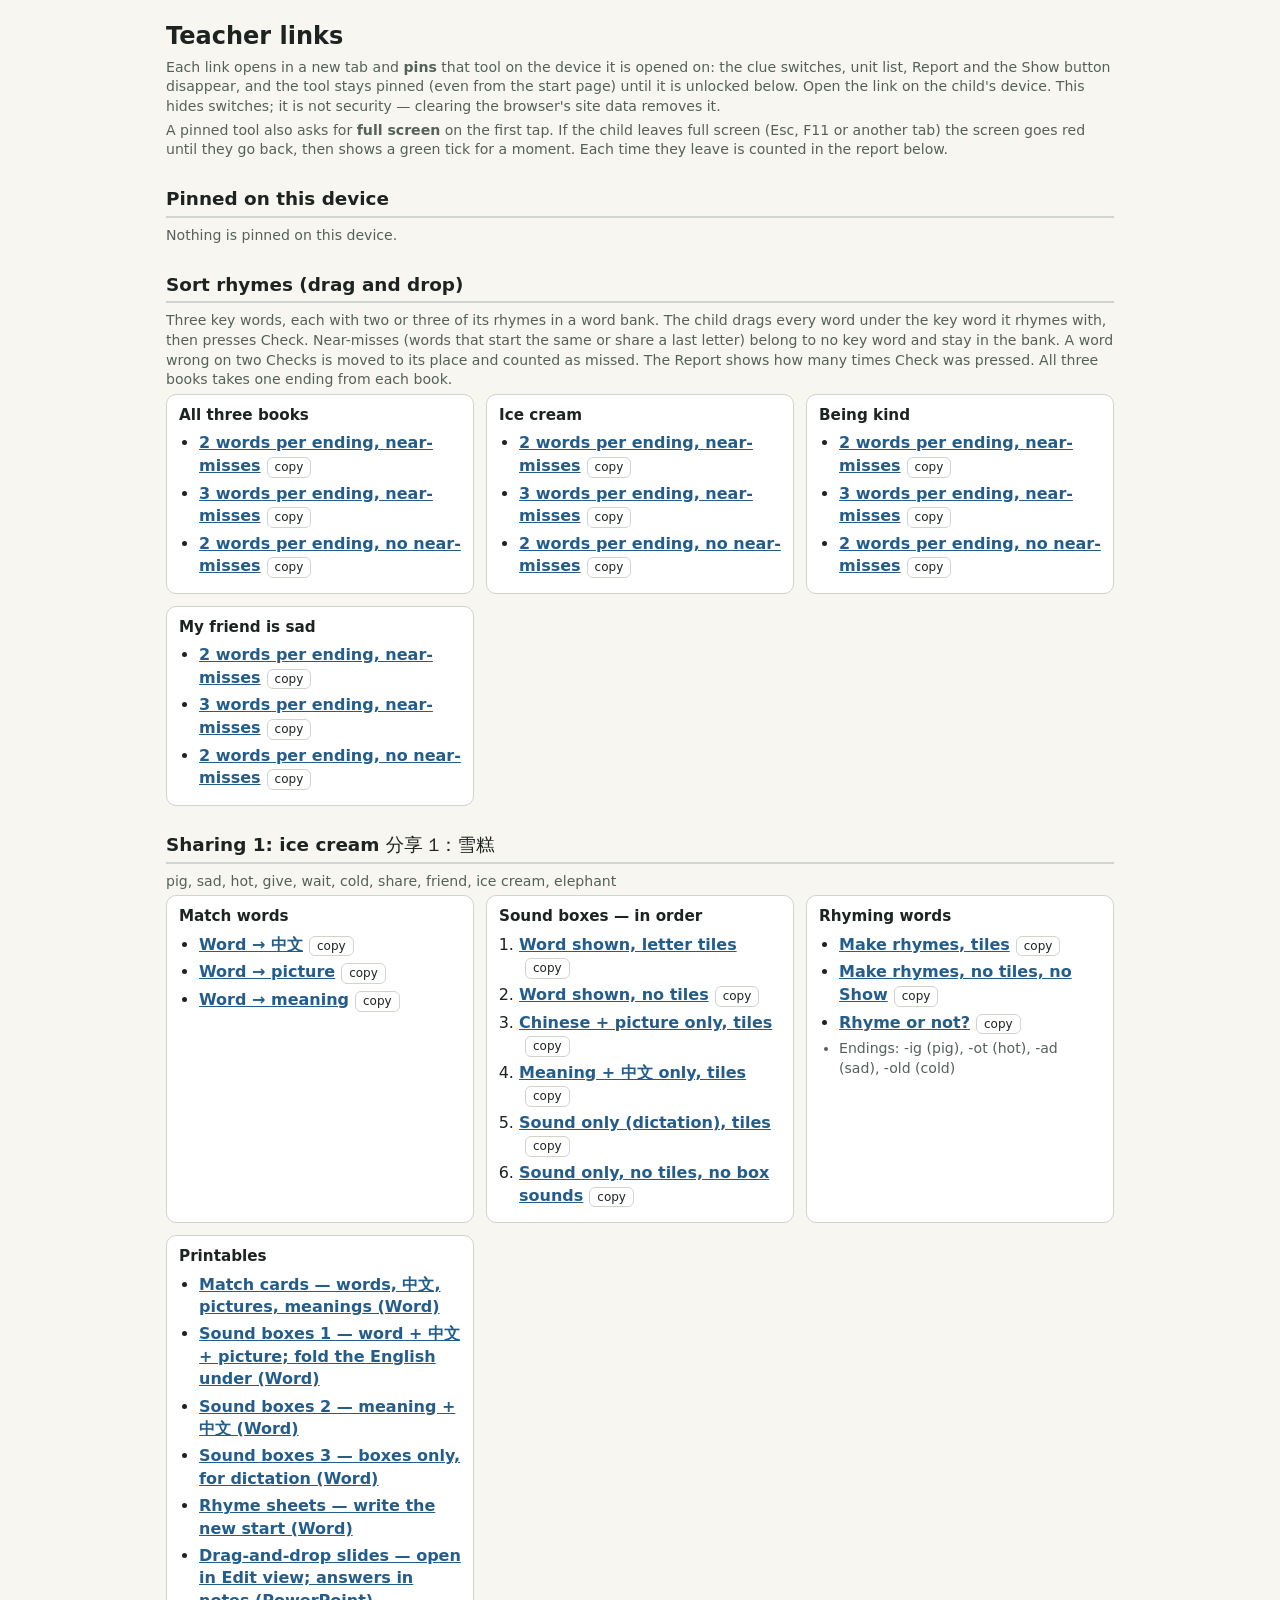
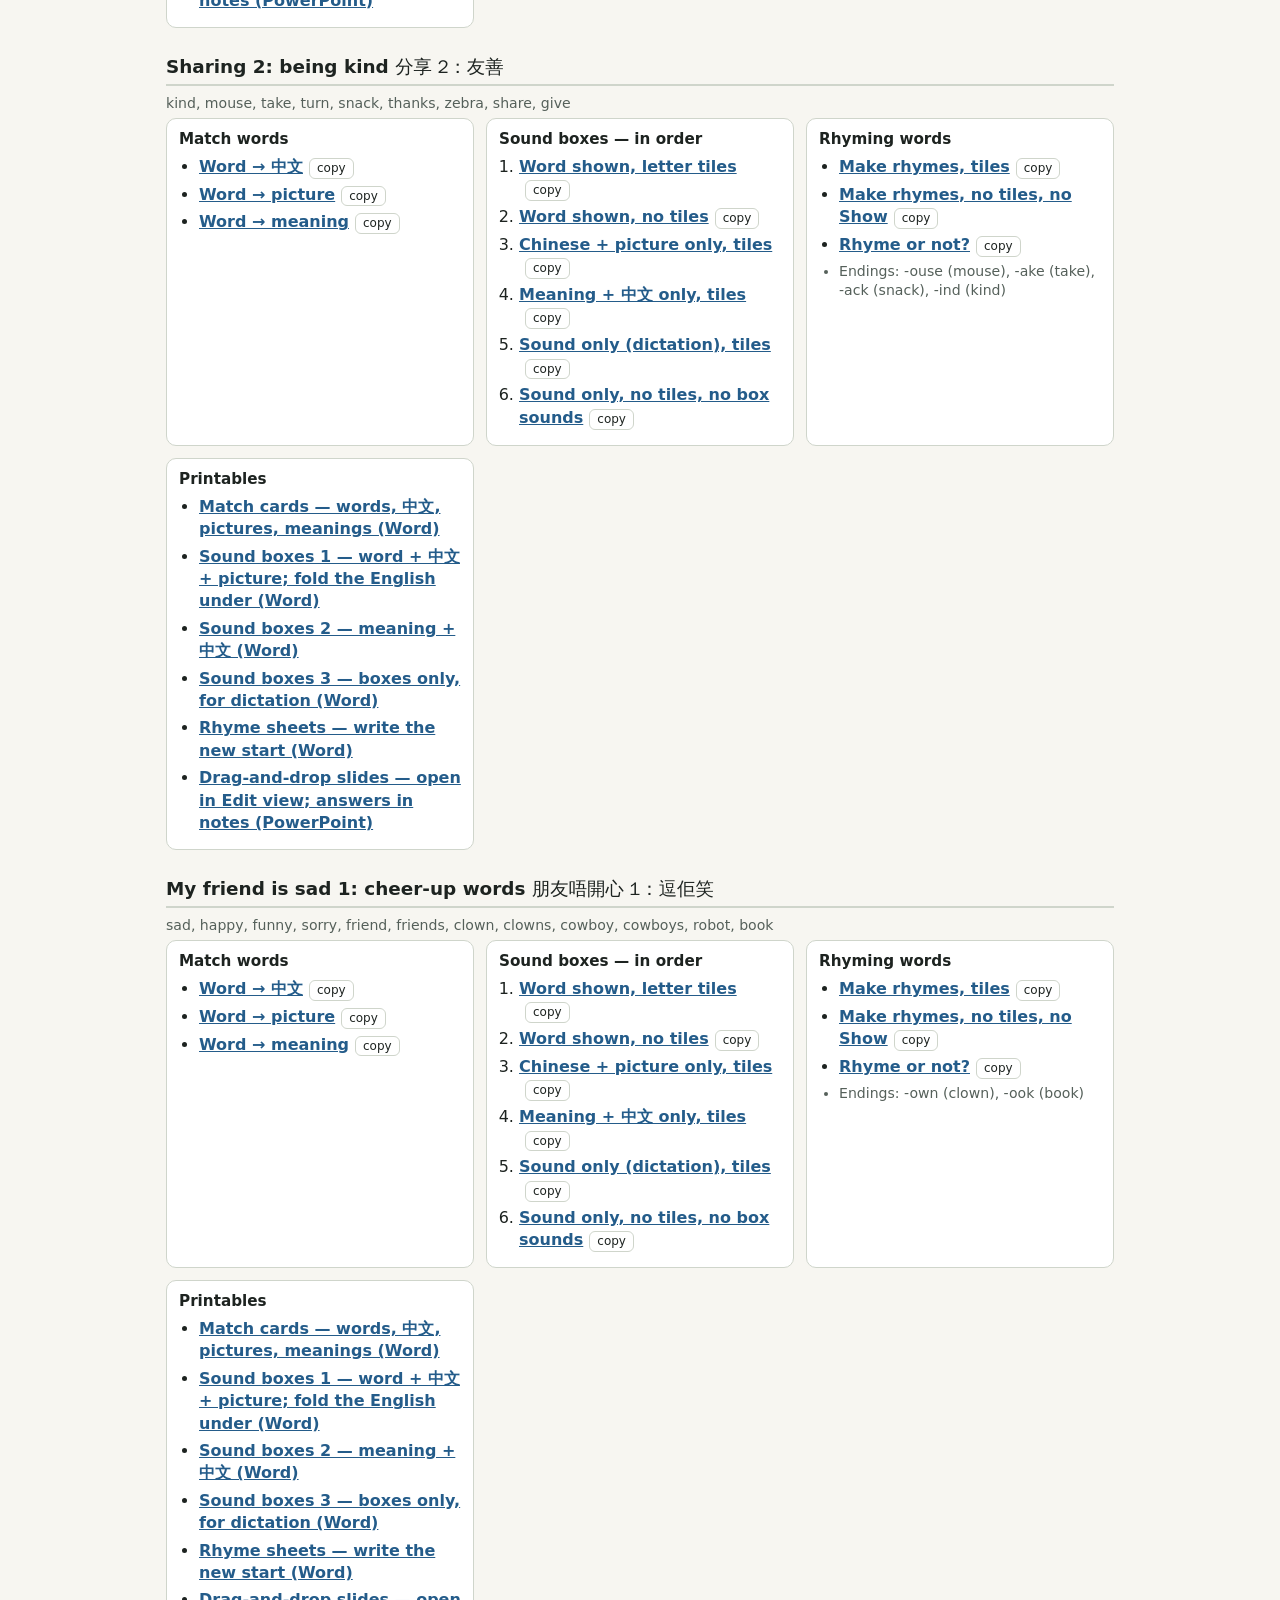
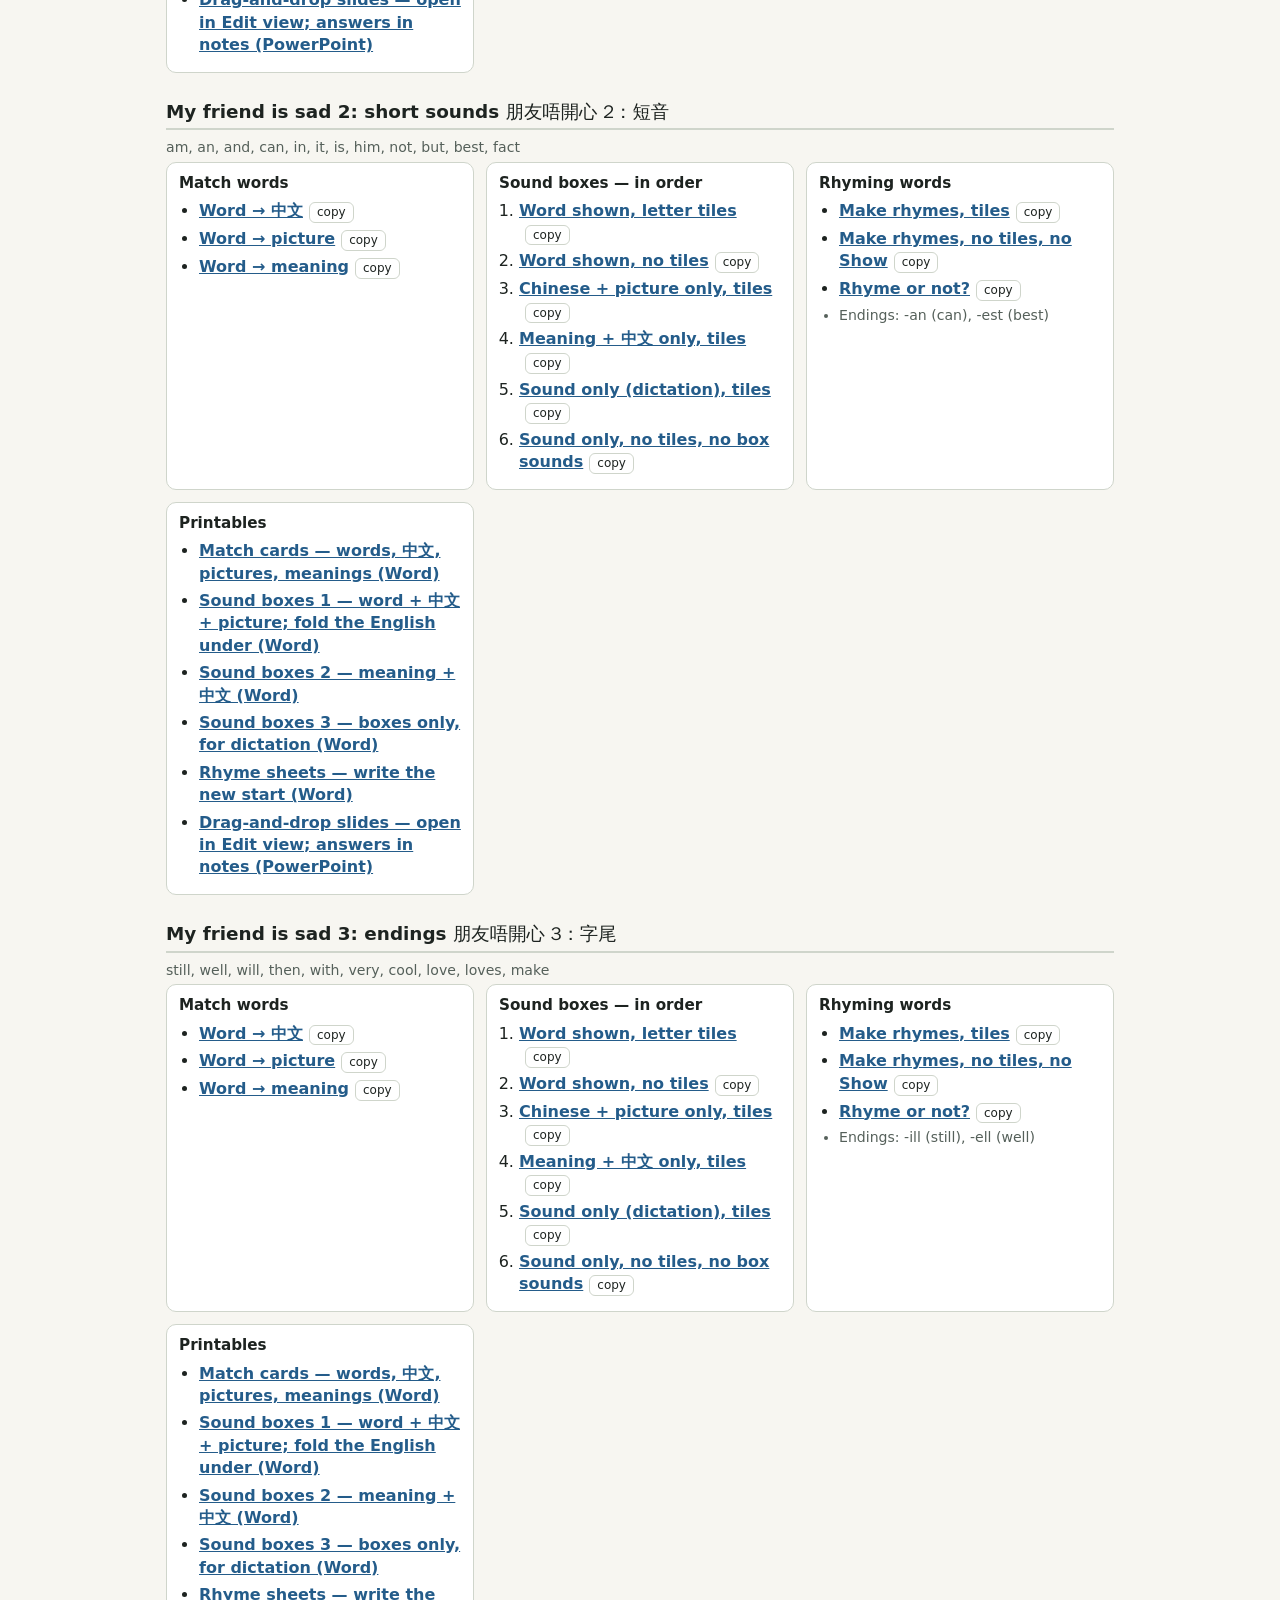
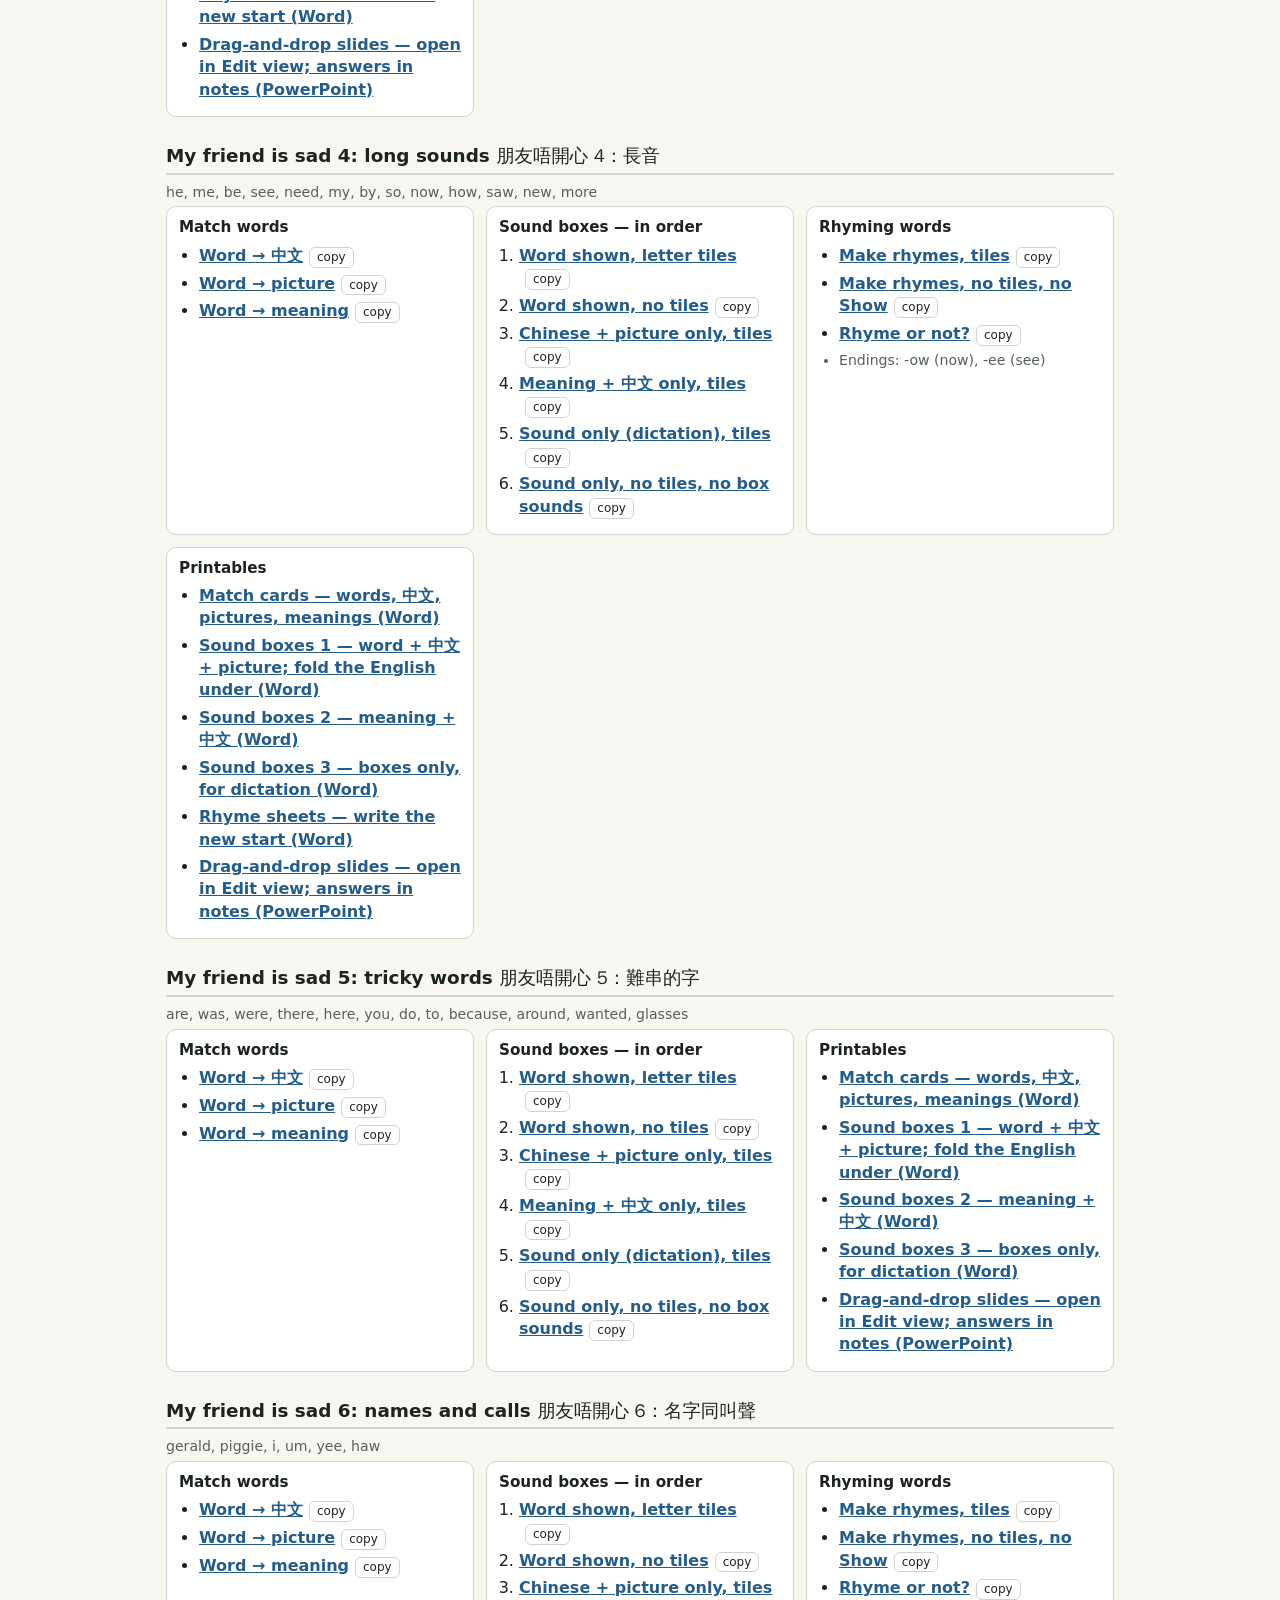
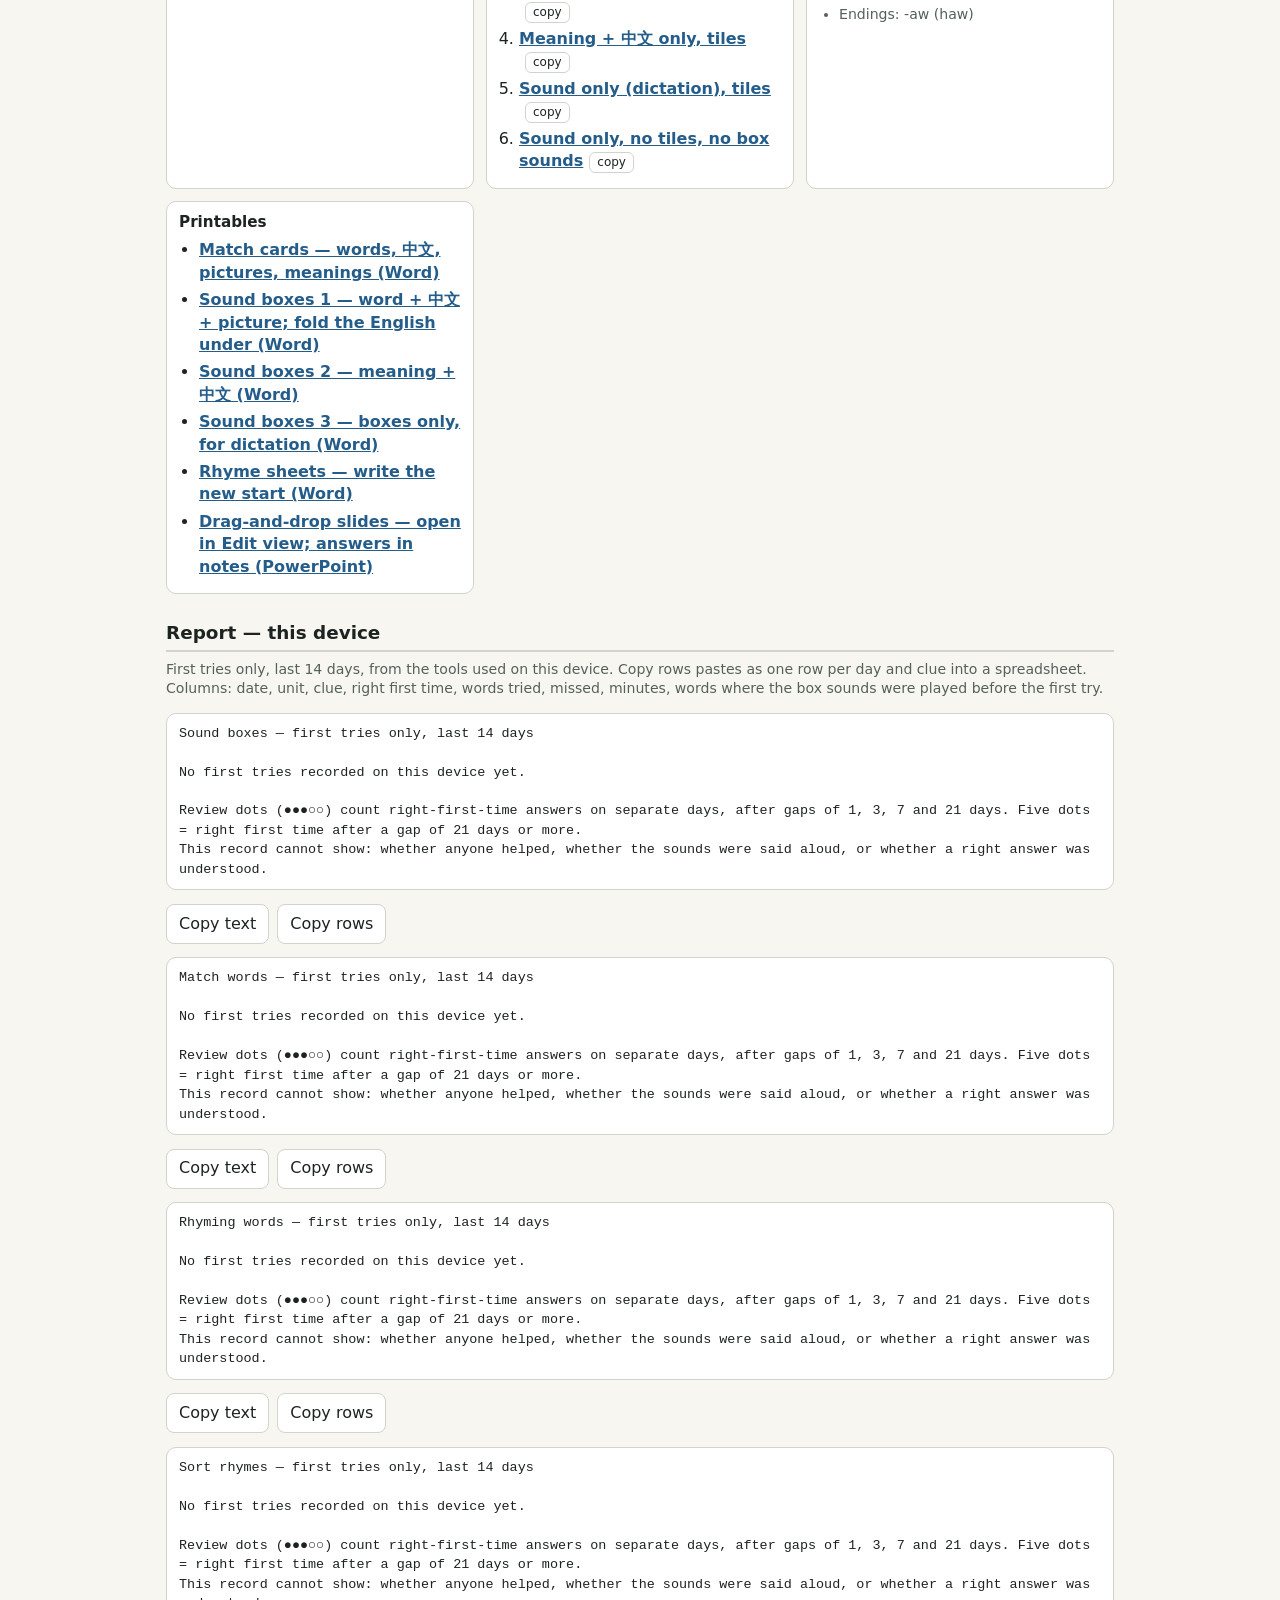
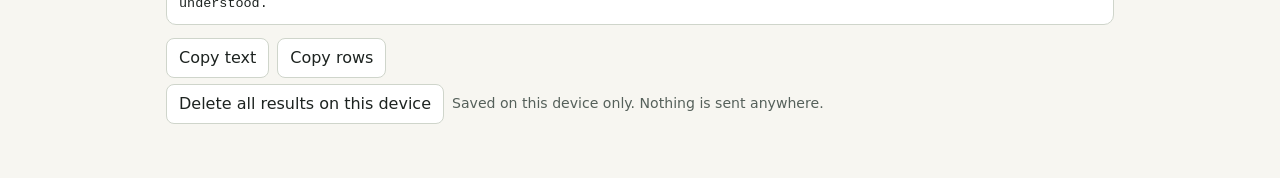
<file: teacher.html>
<!DOCTYPE html>
<html lang="en" translate="no" class="notranslate">
<head>
<!-- GENERATED by tools/build.py from src/teacher.html + src/base.css + src/core.js + data/units.json
     + the file list in printables/. Edit those, not this file. -->
<meta charset="UTF-8">
<meta name="google" content="notranslate">
<meta name="viewport" content="width=device-width, initial-scale=1">
<meta name="robots" content="noindex">
<title>Teacher links</title>
<style>
:root {
  --bg:#f7f6f1; --card:#ffffff; --ink:#1d2320; --muted:#55605a; --line:#cfd5cb;
  --clue:#e9efdc; --box:#d9d9d9; --boxink:#111; --accent:#245c8a; --accent-ink:#fff;
  --ok:#1f6b32; --bad:#a3231b; --focus:#1a5fd0;
  --zh:"Noto Sans HK","PingFang HK","Microsoft JhengHei","Heiti TC","Noto Sans CJK TC","WenQuanYi Zen Hei",sans-serif;
  --sans:system-ui,-apple-system,"Segoe UI",Roboto,"Helvetica Neue",Arial,sans-serif;
  --emoji:"Apple Color Emoji","Segoe UI Emoji","Noto Color Emoji",sans-serif;
}
@media (prefers-color-scheme:dark) {
  :root { --bg:#14181a; --card:#1d2326; --ink:#eef1ec; --muted:#b4beb7; --line:#3b4540;
    --clue:#2b3426; --box:#3b3f3d; --boxink:#fff; --accent:#8cc0ea; --accent-ink:#0b1b28;
    --ok:#7fd48f; --bad:#ff9b92; --focus:#8cb8ff; }
}
* { box-sizing:border-box; }
html,body { margin:0; height:100%; }
body { background:var(--bg); color:var(--ink); font:16px/1.4 var(--sans); }
.zh { font-family:var(--zh); }
.emo { font-family:var(--emoji); }
button,select,input { font:inherit; color:inherit; }
button { cursor:pointer; }
:focus-visible { outline:3px solid var(--focus); outline-offset:2px; }
.sr { position:absolute; width:1px; height:1px; overflow:hidden; clip:rect(0 0 0 0); white-space:nowrap; }

/* shell: one view, no page scroll; one region takes the slack */
.app { display:flex; flex-direction:column; height:100vh; height:100dvh; }
.bar { display:flex; flex-wrap:wrap; align-items:center; gap:8px 14px; padding:8px 14px;
  background:var(--card); border-bottom:1px solid var(--line); }
.bar h1 { font-size:1.05rem; margin:0; }
.bar a.home { color:var(--accent); text-decoration:none; font-weight:700; min-height:40px; display:inline-flex; align-items:center; }
.bar label { display:inline-flex; align-items:center; gap:6px; font-size:.92rem; }
.bar .grow { flex:1; }
select { background:var(--card); border:1px solid var(--line); border-radius:8px; padding:6px 8px; min-height:40px; }
.btn { background:var(--card); border:1px solid var(--line); border-radius:8px; padding:6px 12px; min-height:40px; }
.btn:hover { border-color:var(--accent); }
.btn.pri { background:var(--accent); color:var(--accent-ink); border-color:var(--accent); font-weight:700; }
.btn[disabled] { opacity:.5; cursor:not-allowed; }
.seg { display:inline-flex; border:1px solid var(--line); border-radius:8px; overflow:hidden; }
.seg button { border:0; border-right:1px solid var(--line); background:var(--card); padding:6px 12px; min-height:40px; }
.seg button:last-child { border-right:0; }
.seg button[aria-pressed="true"] { background:var(--accent); color:var(--accent-ink); font-weight:700; }
main { flex:1; min-height:0; display:flex; flex-direction:column; }
.region { flex:1; min-height:0; overflow:auto; padding:10px 14px; }
.status { min-height:50px; padding:8px 14px; border-top:1px solid var(--line); background:var(--card); font-size:.98rem; }
.status b { font-weight:700; }
.status .tag { color:var(--muted); }
.foot { padding:6px 14px; font-size:.8rem; color:var(--muted); border-top:1px solid var(--line); }

/* the paper sheet, on screen: clue cell | boxes */
.row { display:grid; grid-template-columns:minmax(220px,280px) minmax(390px,max-content) auto; gap:14px; align-items:center;
  padding:1px 4px; margin-bottom:1px; border-radius:10px; }
.row.active { outline:2px solid var(--accent); outline-offset:2px; }
.clue { background:var(--clue); border-radius:6px; padding:2px 10px; min-height:46px; display:flex;
  align-items:center; justify-content:flex-start; gap:10px; flex-wrap:wrap; line-height:1.15; }
.clue .en { font-size:1.15rem; font-weight:600; }
.clue .cn { font-size:1.15rem; }
.clue .df { font-size:.82rem; color:var(--muted); flex:1; min-width:120px; }
.clue .ic { font-size:1.5rem; }
.clue .num { font-size:1.2rem; font-weight:700; }
.clue .sp { margin-top:2px; }
.boxes { display:flex; align-items:center; gap:0; flex-wrap:nowrap; }
.bx { position:relative; width:44px; height:44px; flex:none; }
.bx input { width:100%; height:100%; border:2px solid var(--boxink); background:var(--box); color:var(--boxink);
  text-align:center; font-size:1.35rem; font-weight:600; padding:0; margin:0 0 0 -2px; border-radius:0; }
.bx:first-child input { margin-left:0; }
.bx input:focus-visible { outline:3px solid var(--focus); outline-offset:-3px; position:relative; z-index:2; }
.bx .mk { position:absolute; top:1px; right:3px; font-style:normal; font-size:.8rem; font-weight:700; pointer-events:none; z-index:3; }
.bx.ok input { border-color:var(--ok); border-width:3px; }
.bx.ok .mk { color:var(--ok); }
.bx.bad input { border-color:var(--bad); border-style:dashed; border-width:3px; }
.bx.bad .mk { color:var(--bad); }
.bx.shown input { font-style:italic; border-style:dotted; border-width:3px; }
.gap { width:22px; flex:none; }
/* box sounds: a 🔊 under each box, shown on the row being worked on */
.bcell { display:flex; flex-direction:column; gap:4px; }
.sbar { display:flex; align-items:center; flex-wrap:wrap; row-gap:4px; }
.row:not(.active) .sbar { display:none; }
.sb { width:44px; height:40px; flex:none; padding:0; margin:0 0 0 -2px; border:1px solid var(--line); background:var(--card); border-radius:0 0 8px 8px; font-size:1rem; }
.sb:first-child { margin-left:0; }
.sb:hover { border-color:var(--accent); }
.sb.all { width:auto; margin-left:8px; white-space:nowrap; padding:0 10px; border-radius:8px; font-size:.85rem; font-weight:600; }
.bx.hear input { background:var(--clue); border-color:var(--accent); border-width:3px; }
.acts { display:flex; align-items:center; gap:6px; }
.acts .btn { min-height:36px; padding:4px 10px; font-size:.9rem; }
.lvl { font-size:.8rem; letter-spacing:1px; color:var(--muted); min-width:56px; text-align:right; }
.due { font-size:.72rem; border:1px solid var(--muted); border-radius:6px; padding:0 5px; color:var(--muted); }

/* teacher lock: switches disappear; a small mark says the page is pinned */
.lockmark { display:none; font-size:.85rem; color:var(--muted); }
.locked .lockmark { display:inline; }
.locked .ctl { display:none !important; }

/* tiles */
.tray { border-top:1px solid var(--line); background:var(--card); padding:8px 14px; max-height:34vh; overflow:auto; }
.tray[hidden] { display:none; }
.tiles { display:flex; flex-wrap:wrap; gap:6px; }
.tile { min-width:44px; height:44px; padding:0 10px; border:2px solid var(--boxink); background:var(--card);
  border-radius:8px; font-size:1.25rem; font-weight:600; }
.tile:hover { background:var(--clue); }

/* dialogs */
.veil { position:fixed; inset:0; background:rgba(0,0,0,.45); display:flex; align-items:center; justify-content:center; padding:14px; z-index:50; }
.veil[hidden] { display:none; }
.dlg { background:var(--card); color:var(--ink); border-radius:12px; max-width:760px; width:100%; max-height:88vh; display:flex;
  flex-direction:column; border:1px solid var(--line); }
.dlg header { padding:10px 14px; border-bottom:1px solid var(--line); display:flex; align-items:center; gap:8px; }
.dlg header h2 { margin:0; font-size:1.05rem; flex:1; }
.dlg pre { margin:0; padding:12px 14px; overflow:auto; white-space:pre-wrap; font:.88rem/1.45 ui-monospace,Menlo,Consolas,monospace; }
.dlg footer { padding:10px 14px; border-top:1px solid var(--line); display:flex; flex-wrap:wrap; gap:8px; align-items:center; }
.dlg .small { font-size:.8rem; color:var(--muted); flex-basis:100%; }

/* narrow screens: one row at a time */
.nav-narrow { display:none; }
@media (max-width:720px) {
  .app { height:auto; min-height:100dvh; }
  .region { overflow:visible; }
  .row { grid-template-columns:1fr; gap:8px; }
  .clue { flex-wrap:wrap; }
  .row:not(.active) { display:none; }
  .boxes { overflow-x:auto; padding-bottom:4px; }
  .acts { flex-wrap:wrap; }
  .nav-narrow { display:flex; gap:8px; }
  .bar .grow { display:none; }
}
@media (prefers-reduced-motion:reduce) { * { animation:none !important; transition:none !important; scroll-behavior:auto !important; } }

@media print {
  .bar,.tray,.status,.foot,.acts,.nav-narrow,.veil,.sbar { display:none !important; }
  .app { display:block; height:auto; } .region { overflow:visible; }
  body { background:#fff; color:#000; } .row:not(.active) { display:grid !important; }
  .row,.row.active { outline:0; grid-template-columns:240px 1fr; break-inside:avoid; margin-bottom:8px; }
  .bx input { -webkit-print-color-adjust:exact; print-color-adjust:exact; }
  .printing-blank .bx input { color:transparent; } .printing-blank .bx .mk { display:none; }
  .printing-blank .bx { } .printing-blank .bx.ok input,.printing-blank .bx.bad input,.printing-blank .bx.shown input { border:2px solid #111; font-style:normal; }
}

/* full screen guard on pinned tools: red when she leaves full screen, green tick when she comes back */
.fsv { position:fixed; inset:0; z-index:100; display:flex; align-items:center; justify-content:center; padding:20px; }
.fsv[hidden] { display:none; }
.fsv.start { background:var(--bg); color:var(--ink); }
.fsv.red { background:#b3261e; color:#fff; }
.fsv.green { background:#1f6b32; color:#fff; }
.fsbox { text-align:center; max-width:560px; }
.fsg { font-size:5rem; line-height:1.1; font-weight:700; }
.fst { font-size:1.7rem; font-weight:700; margin:12px 0 20px; }
.fsv .fsb { font-size:1.25rem; min-height:56px; padding:10px 28px; }
.fsv.red .fsb { background:#fff; color:#7a1712; border-color:#fff; }

body { height:auto; }
.wrap { max-width:980px; margin:0 auto; padding:20px 16px 48px; }
h1 { margin:0 0 4px; font-size:1.5rem; }
h2 { font-size:1.15rem; margin:26px 0 8px; padding-bottom:4px; border-bottom:2px solid var(--line); }
h3 { font-size:.95rem; margin:0 0 6px; }
.note { color:var(--muted); font-size:.88rem; margin:4px 0; }
.grid { display:grid; grid-template-columns:repeat(auto-fill,minmax(280px,1fr)); gap:12px; }
.grp { background:var(--card); border:1px solid var(--line); border-radius:10px; padding:10px 12px; }
.grp ol, .grp ul { margin:0; padding-left:20px; }
.grp li { margin:5px 0; }
.grp a { color:var(--accent); font-weight:600; }
.cp { font-size:.75rem; margin-left:6px; padding:1px 7px; min-height:0; border-radius:6px; }
.lk { display:flex; flex-wrap:wrap; gap:8px; align-items:center; margin:6px 0; }
.lk code { background:var(--clue); padding:2px 6px; border-radius:6px; }
pre { background:var(--card); border:1px solid var(--line); border-radius:10px; padding:10px 12px; white-space:pre-wrap; font:.84rem/1.45 ui-monospace,Menlo,Consolas,monospace; max-height:340px; overflow:auto; }
</style>
</head>
<body>
<div class="wrap">
  <h1>Teacher links</h1>
  <p class="note">Each link opens in a new tab and <b>pins</b> that tool on the device it is opened on: the clue switches, unit list, Report and the Show button disappear, and the tool stays pinned (even from the start page) until it is unlocked below. Open the link on the child's device. This hides switches; it is not security — clearing the browser's site data removes it.</p>
  <p class="note">A pinned tool also asks for <b>full screen</b> on the first tap. If the child leaves full screen (Esc, F11 or another tab) the screen goes red until they go back, then shows a green tick for a moment. Each time they leave is counted in the report below.</p>

  <h2>Pinned on this device</h2>
  <div id="locks"></div>

  <div id="units"></div>

  <h2>Report — this device</h2>
  <p class="note">First tries only, last 14 days, from the tools used on this device. Copy rows pastes as one row per day and clue into a spreadsheet. Columns: date, unit, clue, right first time, words tried, missed, minutes, words where the box sounds were played before the first try.</p>
  <div id="reports"></div>
</div>
<script>
const D = {"_about":"SOURCE OF TRUTH for every tool in this repo (sound boxes, match, rhyme). Edit here, then run: python3 tools/build.py. Vocabulary only — no names, no book text. Chinese is written Traditional, Hong Kong usage; have a Cantonese speaker check it.","_boxes":"One box per SOUND. parts = list of syllables (and words); each = list of boxes, and a gap is left between them, as on the hand-made sheets (can | dy). Two-letter and three-letter spellings share one box (sh, ai, are). A final silent e goes with the consonant before it (ce, ke, ve, se), as on the paper sheets.","tips":{"sh":{"kind":"2-letter sound","tip":"sh: two letters make one sound, so they share one box."},"ai":{"kind":"2-letter sound","tip":"ai: two letters make one sound (the 'ay' in wait)."},"ie":{"kind":"2-letter sound","tip":"ie says /e/ in friend. It is a tricky spelling — learn it as one chunk."},"are":{"kind":"3-letter sound","tip":"are: three letters make the 'air' sound in share. One box."},"ea":{"kind":"2-letter sound","tip":"ea: two letters make one sound (the 'ee' in cream)."},"ph":{"kind":"2-letter sound","tip":"ph says /f/ in elephant. Two letters, one sound."},"ve":{"kind":"silent-e ending","tip":"English words do not end in v. 've' is one box and the e is silent."},"ce":{"kind":"silent-e ending","tip":"ce says /s/ (c before e is soft). The e is silent, and it makes the i say its name."},"ke":{"kind":"silent-e ending","tip":"ke says /k/. The e is silent, and it makes the a say its name: a-ke."},"se":{"kind":"silent-e ending","tip":"se says /s/ at the end of mouse. The e is silent."},"ou":{"kind":"2-letter sound","tip":"ou says /ow/ in mouse. Two letters, one sound."},"ur":{"kind":"2-letter sound","tip":"ur: two letters make one sound (/er/)."},"ck":{"kind":"2-letter sound","tip":"ck: two letters make one /k/ sound, used straight after a short vowel at the end of a word."},"th":{"kind":"2-letter sound","tip":"th: two letters make one sound."},"pp":{"kind":"2-letter sound","tip":"pp: two letters, one /p/ sound."},"nn":{"kind":"2-letter sound","tip":"nn: two letters, one /n/ sound."},"rr":{"kind":"2-letter sound","tip":"rr: two letters, one /r/ sound."},"ss":{"kind":"2-letter sound","tip":"ss: two letters, one /s/ sound."},"ll":{"kind":"2-letter sound","tip":"ll: two letters, one /l/ sound, at the end of a short word: still, well, will."},"ow":{"kind":"2-letter sound","tip":"ow says /ow/ in cow, now and clown. Two letters, one sound."},"oy":{"kind":"2-letter sound","tip":"oy says /oy/ in boy. Two letters, one sound."},"oo":{"kind":"2-letter sound","tip":"oo: two letters, one sound. Short in book, long in cool."},"ee":{"kind":"2-letter sound","tip":"ee: two letters, one sound (/ee/ in see)."},"ew":{"kind":"2-letter sound","tip":"ew says /yoo/ in new. Two letters, one sound."},"aw":{"kind":"2-letter sound","tip":"aw says /or/ in saw. Two letters, one sound."},"au":{"kind":"2-letter sound","tip":"au: two letters, one sound."},"ore":{"kind":"3-letter sound","tip":"ore: three letters make the /or/ sound in more. One box."},"ere":{"kind":"3-letter sound","tip":"ere: three letters, one sound. It says something different in here, there and were."},"gg":{"kind":"2-letter sound","tip":"gg: two letters, one /g/ sound."}},"words":{"pig":{"zh":"豬","icon":"🐷","def":"A pink farm animal.","parts":[["p","i","g"]],"sounds":["p","i","g"]},"sad":{"zh":"傷心","icon":"😢","def":"You feel this when you want to cry.","parts":[["s","a","d"]],"sounds":["s","a","d"]},"hot":{"zh":"熱","icon":"🥵","def":"Very warm. Not cold.","parts":[["h","o","t"]],"sounds":["h","o","t"]},"give":{"zh":"給","icon":"🎁","def":"You hand something to a person.","parts":[["g","i","ve"]],"sounds":["g","i","v"]},"wait":{"zh":"等","icon":"⏳","def":"Stay. Do not go yet.","parts":[["w","ai","t"]],"sounds":["w","ay","t"]},"cold":{"zh":"凍","icon":"🥶","def":"Not hot. Ice is cold.","parts":[["c","o","l","d"]],"sounds":["k","oa","l","d"],"tip":"o says its own name (/oh/) in cold — the same in old, hold and gold."},"share":{"zh":"分享","icon":"🍪🤝","def":"You give some to a friend and keep some too.","parts":[["sh","are"]],"sounds":["sh","air"]},"friend":{"zh":"朋友","icon":"👫","def":"A person you like. You play together.","parts":[["f","r","ie","n","d"]],"sounds":["f","r","e","n","d"]},"ice cream":{"zh":"雪糕","icon":"🍦","def":"A cold, sweet food.","parts":[["i","ce"],["c","r","ea","m"]],"sounds":["igh","s","k","r","ee","m"]},"elephant":{"zh":"大象","icon":"🐘","def":"A very big animal with a long trunk.","parts":[["e","l"],["e"],["ph","a","n","t"]],"sounds":["e","l","schwa","f","schwa","n","t"],"tip":"Three syllables, seven sounds: el | e | phant.","boxTips":{"2":"e says /uh/ here. Say it in chunks: el | e | phant.","4":"a says /uh/ in -phant."}},"kind":{"zh":"友善","icon":"🤗","def":"Nice to other people. You help and you share.","parts":[["k","i","n","d"]],"sounds":["k","igh","n","d"],"tip":"i says its own name (/eye/) in kind — the same in find and mind."},"mouse":{"zh":"老鼠","icon":"🐭","def":"A very small animal with a long tail.","parts":[["m","ou","se"]],"sounds":["m","ow","s"]},"take":{"zh":"拿","icon":"✋","def":"Get something into your hand.","parts":[["t","a","ke"]],"sounds":["t","ay","k"]},"turn":{"zh":"輪流","icon":"🔄","def":"Your go. Then it is my go.","parts":[["t","ur","n"]],"sounds":["t","er","n"]},"snack":{"zh":"小食","icon":"🍎","def":"A small food between meals.","parts":[["s","n","a","ck"]],"sounds":["s","n","a","k"]},"thanks":{"zh":"多謝","icon":"🙏","def":"Words you say when someone gives you something.","parts":[["th","a","n","k","s"]],"sounds":["th","a","n","k","s"]},"zebra":{"zh":"斑馬","icon":"🦓","def":"A black and white striped animal.","parts":[["z","e"],["b","r","a"]],"sounds":["z","e","b","r","schwa"],"boxTips":{"4":"a at the end of zebra says /uh/."}},"happy":{"zh":"開心","icon":"😊","def":"You feel good. You smile.","parts":[["h","a","pp"],["y"]],"sounds":["h","a","p","ee"],"boxTips":{"3":"y at the end of a longer word says /ee/: happy, funny, sorry, very."}},"funny":{"zh":"好笑","icon":"😂","def":"It makes you laugh.","parts":[["f","u","nn"],["y"]],"sounds":["f","u","n","ee"],"boxTips":{"3":"y at the end of a longer word says /ee/: happy, funny, sorry, very."}},"sorry":{"zh":"對不起","icon":"🙇","def":"You say this when you made someone feel bad.","parts":[["s","o","rr"],["y"]],"sounds":["s","o","r","ee"],"boxTips":{"3":"y at the end of a longer word says /ee/: happy, funny, sorry, very."}},"friends":{"zh":"一班朋友","icon":"👫👭","def":"More than one friend.","parts":[["f","r","ie","n","d","s"]],"sounds":["f","r","e","n","d","z"],"boxTips":{"5":"s says /z/ at the end of friends."}},"clown":{"zh":"小丑","icon":"🤡","def":"A person with a red nose and big shoes who makes people laugh.","parts":[["c","l","ow","n"]],"sounds":["k","l","ow","n"]},"clowns":{"zh":"一班小丑","icon":"🤡🤡","def":"More than one clown.","parts":[["c","l","ow","n","s"]],"sounds":["k","l","ow","n","z"],"boxTips":{"4":"s says /z/ at the end of clowns."}},"cowboy":{"zh":"牛仔","icon":"🤠","def":"A person who rides a horse and looks after cows.","parts":[["c","ow"],["b","oy"]],"sounds":["k","ow","b","oy"]},"cowboys":{"zh":"一班牛仔","icon":"🤠🤠","def":"More than one cowboy.","parts":[["c","ow"],["b","oy","s"]],"sounds":["k","ow","b","oy","z"],"boxTips":{"4":"s says /z/ at the end of cowboys."}},"robot":{"zh":"機械人","icon":"🤖","def":"A machine that can move and do jobs.","parts":[["r","o"],["b","o","t"]],"sounds":["r","oa","b","o","t"],"boxTips":{"1":"o at the end of a syllable says its name /oh/: ro | bot."}},"book":{"zh":"書","icon":"📖","def":"You read it. It has pages.","parts":[["b","oo","k"]],"sounds":["b","oo_short","k"],"boxTips":{"1":"oo says the short /oo/ in book, look and cook."}},"am":{"zh":"係（我係）","icon":"🧍","def":"Use it with I: I am sad.","parts":[["a","m"]],"sounds":["a","m"]},"an":{"zh":"一個","icon":"☝️","def":"One. Use it before a, e, i, o, u: an elephant.","parts":[["a","n"]],"sounds":["a","n"]},"and":{"zh":"同埋","icon":"➕","def":"It joins two things: you and me.","parts":[["a","n","d"]],"sounds":["a","n","d"]},"can":{"zh":"可以","icon":"💪","def":"You are able to do it.","parts":[["c","a","n"]],"sounds":["k","a","n"]},"in":{"zh":"喺…入面","icon":"📥","def":"Inside.","parts":[["i","n"]],"sounds":["i","n"]},"it":{"zh":"佢（件嘢）","icon":"📦","def":"A thing: It is big.","parts":[["i","t"]],"sounds":["i","t"]},"is":{"zh":"係","icon":"🟰","def":"Use it with he, she, it: He is sad.","parts":[["i","s"]],"sounds":["i","z"],"boxTips":{"1":"s says /z/ in is and his."}},"him":{"zh":"佢（男仔）","icon":"👦","def":"A boy or a man: I can see him.","parts":[["h","i","m"]],"sounds":["h","i","m"]},"not":{"zh":"唔係","icon":"🚫","def":"No: I am not sad.","parts":[["n","o","t"]],"sounds":["n","o","t"]},"but":{"zh":"但係","icon":"🔀","def":"It shows a change: I am small, but I am fast.","parts":[["b","u","t"]],"sounds":["b","u","t"]},"best":{"zh":"最好","icon":"🥇","def":"Better than all the others.","parts":[["b","e","s","t"]],"sounds":["b","e","s","t"]},"fact":{"zh":"事實","icon":"✅","def":"Something that is true.","parts":[["f","a","c","t"]],"sounds":["f","a","k","t"]},"still":{"zh":"仲係","icon":"⏸️","def":"It has not stopped: I am still sad.","parts":[["s","t","i","ll"]],"sounds":["s","t","i","l"]},"well":{"zh":"好好","icon":"👍","def":"In a good way: You did well.","parts":[["w","e","ll"]],"sounds":["w","e","l"]},"will":{"zh":"會","icon":"🔜","def":"It happens later: I will help.","parts":[["w","i","ll"]],"sounds":["w","i","l"]},"then":{"zh":"然後","icon":"➡️","def":"Next. After that.","parts":[["th","e","n"]],"sounds":["dh","e","n"],"boxTips":{"0":"th is the noisy /th/ in then, this and with."}},"with":{"zh":"同","icon":"🤝","def":"Together: Play with me.","parts":[["w","i","th"]],"sounds":["w","i","dh"],"boxTips":{"2":"th is the noisy /th/ in then, this and with."}},"very":{"zh":"非常","icon":"‼️","def":"A lot: very happy.","parts":[["v","e"],["r","y"]],"sounds":["v","e","r","ee"],"boxTips":{"3":"y at the end of a longer word says /ee/: happy, funny, sorry, very."}},"cool":{"zh":"型","icon":"😎","def":"Great! (It can also mean a little cold.)","parts":[["c","oo","l"]],"sounds":["k","oo_long","l"],"boxTips":{"1":"oo says the long /oo/ in cool, pool and moon."}},"love":{"zh":"愛","icon":"❤️","def":"You like someone very, very much.","parts":[["l","o","ve"]],"sounds":["l","u","v"],"boxTips":{"1":"o says /u/ in love, glove and come."}},"loves":{"zh":"愛（佢愛）","icon":"💕","def":"Use it with he, she, it: She loves books.","parts":[["l","o","ve","s"]],"sounds":["l","u","v","z"],"boxTips":{"1":"o says /u/ in love, glove and come.","3":"s says /z/ at the end of loves."}},"make":{"zh":"整；令","icon":"🛠️","def":"Build something. Or: You make me happy.","parts":[["m","a","ke"]],"sounds":["m","ay","k"]},"he":{"zh":"佢（男）","icon":"👨","def":"A boy or a man: He is sad.","parts":[["h","e"]],"sounds":["h","ee"],"boxTips":{"1":"e at the end of a short word says its name /ee/: he, me, be, we."}},"me":{"zh":"我","icon":"🙋","def":"The person talking: Look at me.","parts":[["m","e"]],"sounds":["m","ee"],"boxTips":{"1":"e at the end of a short word says its name /ee/: he, me, be, we."}},"be":{"zh":"係；做","icon":"🌟","def":"I want to be happy.","parts":[["b","e"]],"sounds":["b","ee"],"boxTips":{"1":"e at the end of a short word says its name /ee/: he, me, be, we."}},"see":{"zh":"見","icon":"👀","def":"Use your eyes.","parts":[["s","ee"]],"sounds":["s","ee"]},"need":{"zh":"需要","icon":"🆘","def":"You must have it.","parts":[["n","ee","d"]],"sounds":["n","ee","d"]},"my":{"zh":"我嘅","icon":"🏷️","def":"It belongs to me: my book.","parts":[["m","y"]],"sounds":["m","igh"],"boxTips":{"1":"y at the end of a short word says /igh/: my, by, cry."}},"by":{"zh":"由","icon":"✍️","def":"Who made it: a book by a writer.","parts":[["b","y"]],"sounds":["b","igh"],"boxTips":{"1":"y at the end of a short word says /igh/: my, by, cry."}},"so":{"zh":"咁；所以","icon":"💡","def":"Very: so happy. Or: that is why.","parts":[["s","o"]],"sounds":["s","oa"],"boxTips":{"1":"o at the end of a short word says its name /oh/: so, go, no."}},"now":{"zh":"而家","icon":"⏰","def":"At this time.","parts":[["n","ow"]],"sounds":["n","ow"]},"how":{"zh":"點樣","icon":"❓","def":"It asks the way: How can I help?","parts":[["h","ow"]],"sounds":["h","ow"]},"saw":{"zh":"見到","icon":"👁️","def":"See, in the past: I saw a clown.","parts":[["s","aw"]],"sounds":["s","or"]},"new":{"zh":"新","icon":"✨","def":"Not old.","parts":[["n","ew"]],"sounds":["n","yoo"]},"more":{"zh":"更多","icon":"🍪🍪","def":"A bigger amount: more, please!","parts":[["m","ore"]],"sounds":["m","or"]},"are":{"zh":"係","icon":"👥","def":"Use it with you, we, they: You are my friend.","parts":[["are"]],"sounds":["ar"],"boxTips":{"0":"are says /ar/ in the word are. In share it says /air/."}},"was":{"zh":"係（以前）","icon":"⏪","def":"Is, in the past: He was sad.","parts":[["w","a","s"]],"sounds":["w","o","z"],"boxTips":{"1":"a says /o/ after w: was, want, wash.","2":"s says /z/ in was."}},"were":{"zh":"係（以前）","icon":"⏮️","def":"Are, in the past: They were funny.","parts":[["w","ere"]],"sounds":["w","er"],"boxTips":{"1":"ere says /er/ in were."}},"there":{"zh":"嗰度","icon":"🏝️","def":"That place. Not here.","parts":[["th","ere"]],"sounds":["dh","air"],"boxTips":{"0":"th is the noisy /th/ in there.","1":"ere says /air/ in there and where."}},"here":{"zh":"呢度","icon":"📍","def":"This place. Near me.","parts":[["h","ere"]],"sounds":["h","ear"],"boxTips":{"1":"ere says /ear/ in here."}},"you":{"zh":"你","icon":"🧑","def":"The person I am talking to.","parts":[["y","ou"]],"sounds":["y","oo_long"],"boxTips":{"1":"ou says /oo/ in you. In mouse it says /ow/."}},"do":{"zh":"做","icon":"▶️","def":"Make something happen: What can I do?","parts":[["d","o"]],"sounds":["d","oo_long"],"boxTips":{"1":"o says /oo/ in do and to."}},"to":{"zh":"去","icon":"🎯","def":"It shows where: Go to school.","parts":[["t","o"]],"sounds":["t","oo_long"],"boxTips":{"1":"o says /oo/ in do and to."}},"because":{"zh":"因為","icon":"💭","def":"It gives the reason: I am sad because it is cold.","parts":[["b","e"],["c","au","se"]],"sounds":["b","schwa","k","o","z"],"boxTips":{"1":"e says /uh/ here: be | cause.","3":"au says /o/ in because.","4":"se says /z/ in because. The e is silent."}},"around":{"zh":"周圍","icon":"⭕","def":"On every side: Look around.","parts":[["a"],["r","ou","n","d"]],"sounds":["schwa","r","ow","n","d"],"boxTips":{"0":"a says /uh/ at the start of around."}},"wanted":{"zh":"想要（以前）","icon":"🤲","def":"Want, in the past: I wanted to help.","parts":[["w","a","n"],["t","e","d"]],"sounds":["w","o","n","t","schwa","d"],"boxTips":{"1":"a says /o/ after w: was, want, wash.","4":"e says /uh/ in -ted: want | ed."}},"glasses":{"zh":"眼鏡","icon":"👓","def":"You wear them on your eyes to see better.","parts":[["g","l","a","ss"],["e","s"]],"sounds":["g","l","ar","s","schwa","z"],"boxTips":{"2":"a says /ar/ in glasses (Australian English).","4":"e says /uh/ in -es.","5":"s says /z/ at the end of glasses."}},"gerald":{"zh":"傑拉德（大象）","icon":"🐘","def":"The elephant's name. A name starts with a capital: Gerald.","parts":[["g","e","r"],["a","l","d"]],"sounds":["j","e","r","schwa","l","d"],"boxTips":{"0":"g says /j/ in Gerald (g before e can be soft, as in gem).","3":"a says /uh/ in -ald."}},"piggie":{"zh":"小豬（豬仔的名）","icon":"🐷","def":"The pig's name. A name starts with a capital: Piggie.","parts":[["p","i","gg"],["ie"]],"sounds":["p","i","g","ee"],"boxTips":{"3":"ie says /ee/ at the end of piggie. In friend it says /e/."}},"yee":{"zh":"牛仔叫聲（前半）","icon":"🤠","def":"The first half of a cowboy shout: yee-haw!","parts":[["y","ee"]],"sounds":["y","ee"]},"haw":{"zh":"牛仔叫聲（後半）","icon":"🐴","def":"The second half of a cowboy shout: yee-haw!","parts":[["h","aw"]],"sounds":["h","or"]},"um":{"zh":"呃","icon":"🤔","def":"A sound you make when you are thinking.","parts":[["u","m"]],"sounds":["u","m"]},"i":{"zh":"我","icon":"👤","def":"Me. I is always a capital letter: I am happy.","parts":[["i"]],"sounds":["igh"],"boxTips":{"0":"i on its own says its name /igh/, and it is always a capital: I."}}},"books":[{"id":"all","title":"All three books","mix":true,"units":[]},{"id":"ice","title":"Ice cream","units":["share-1"]},{"id":"kind","title":"Being kind","units":["share-2"]},{"id":"sad","title":"My friend is sad","units":["sad-1","sad-2","sad-3","sad-4","sad-5","sad-6"]}],"units":[{"id":"share-1","title":"Sharing 1: ice cream","zh":"分享 1：雪糕","words":["pig","sad","hot","give","wait","cold","share","friend","ice cream","elephant"]},{"id":"share-2","title":"Sharing 2: being kind","zh":"分享 2：友善","words":["kind","mouse","take","turn","snack","thanks","zebra","share","give"]},{"id":"sad-1","title":"My friend is sad 1: cheer-up words","zh":"朋友唔開心 1：逗佢笑","words":["sad","happy","funny","sorry","friend","friends","clown","clowns","cowboy","cowboys","robot","book"]},{"id":"sad-2","title":"My friend is sad 2: short sounds","zh":"朋友唔開心 2：短音","words":["am","an","and","can","in","it","is","him","not","but","best","fact"]},{"id":"sad-3","title":"My friend is sad 3: endings","zh":"朋友唔開心 3：字尾","words":["still","well","will","then","with","very","cool","love","loves","make"]},{"id":"sad-4","title":"My friend is sad 4: long sounds","zh":"朋友唔開心 4：長音","words":["he","me","be","see","need","my","by","so","now","how","saw","new","more"]},{"id":"sad-5","title":"My friend is sad 5: tricky words","zh":"朋友唔開心 5：難串的字","words":["are","was","were","there","here","you","do","to","because","around","wanted","glasses"]},{"id":"sad-6","title":"My friend is sad 6: names and calls","zh":"朋友唔開心 6：名字同叫聲","words":["gerald","piggie","i","um","yee","haw"]}],"rhymes":[{"id":"ig","unit":"share-1","rime":"ig","key":"pig","words":["pig","big","dig","wig","fig","jig"],"gloss":{"pig":"豬","big":"大","dig":"挖","wig":"假髮","fig":"無花果","jig":"輕快的舞"},"near":[{"w":"pin","rime":"in"},{"w":"peg","rime":"eg"},{"w":"bag","rime":"ag"},{"w":"dog","rime":"og"}]},{"id":"ot","unit":"share-1","rime":"ot","key":"hot","words":["hot","pot","dot","cot","got","lot","not","rot"],"gloss":{"hot":"熱","pot":"鍋","dot":"點","cot":"嬰兒床","got":"得到","lot":"很多","not":"不","rot":"腐爛"},"near":[{"w":"hat","rime":"at"},{"w":"hop","rime":"op"},{"w":"net","rime":"et"},{"w":"cut","rime":"ut"}]},{"id":"ad","unit":"share-1","rime":"ad","key":"sad","words":["sad","mad","dad","bad","had","pad","glad"],"gloss":{"sad":"傷心","mad":"生氣","dad":"爸爸","bad":"壞","had":"有","pad":"墊子","glad":"高興"},"near":[{"w":"sat","rime":"at"},{"w":"sip","rime":"ip"},{"w":"bed","rime":"ed"},{"w":"mud","rime":"ud"}]},{"id":"old","unit":"share-1","rime":"old","key":"cold","words":["cold","old","hold","gold","bold","told","sold","fold"],"gloss":{"cold":"凍","old":"舊","hold":"拿著","gold":"金","bold":"勇敢","told":"告訴了","sold":"賣了","fold":"摺"},"near":[{"w":"cod","rime":"od"},{"w":"cool","rime":"ool"},{"w":"wild","rime":"ild"},{"w":"cord","rime":"ord"}]},{"id":"ouse","unit":"share-2","rime":"ouse","key":"mouse","words":["mouse","house","louse","blouse"],"gloss":{"mouse":"老鼠","house":"房子","louse":"蝨子","blouse":"女裝上衣"},"near":[{"w":"moose","rime":"oose"},{"w":"mouth","rime":"outh"},{"w":"mess","rime":"ess"},{"w":"horse","rime":"orse"}]},{"id":"ake","unit":"share-2","rime":"ake","key":"take","words":["take","make","cake","bake","lake","wake","rake","shake","snake"],"gloss":{"take":"拿","make":"做","cake":"蛋糕","bake":"焗","lake":"湖","wake":"醒","rake":"耙","shake":"搖","snake":"蛇"},"near":[{"w":"tack","rime":"ack"},{"w":"tape","rime":"ape"},{"w":"bike","rime":"ike"},{"w":"talk","rime":"alk"}]},{"id":"ack","unit":"share-2","rime":"ack","key":"snack","words":["snack","back","sack","pack","black","track","crack","quack"],"gloss":{"snack":"小食","back":"背","sack":"大袋","pack":"包","black":"黑色","track":"軌道","crack":"裂縫","quack":"嘎嘎叫"},"near":[{"w":"snap","rime":"ap"},{"w":"snow","rime":"ow"},{"w":"sock","rime":"ock"},{"w":"neck","rime":"eck"}]},{"id":"ind","unit":"share-2","rime":"ind","key":"kind","words":["kind","find","mind","bind","blind","grind"],"gloss":{"kind":"友善","find":"找到","mind":"介意","bind":"綁","blind":"盲","grind":"磨"},"near":[{"w":"king","rime":"ing"},{"w":"kid","rime":"id"},{"w":"mend","rime":"end"},{"w":"hand","rime":"and"}]},{"id":"own","unit":"sad-1","rime":"own","key":"clown","words":["clown","down","town","gown","frown","brown","crown","drown"],"gloss":{"clown":"小丑","down":"落","town":"小鎮","gown":"長袍","frown":"皺眉","brown":"啡色","crown":"皇冠","drown":"遇溺"},"near":[{"w":"cloud","rime":"oud"},{"w":"clock","rime":"ock"},{"w":"clan","rime":"an"},{"w":"cows","rime":"ows"}]},{"id":"ook","unit":"sad-1","rime":"ook","key":"book","words":["book","look","cook","hook","took","shook"],"gloss":{"book":"書","look":"睇","cook":"煮","hook":"鈎","took":"拿了","shook":"搖了"},"near":[{"w":"back","rime":"ack"},{"w":"boot","rime":"oot"},{"w":"bike","rime":"ike"},{"w":"cool","rime":"ool"}]},{"id":"an","unit":"sad-2","rime":"an","key":"can","words":["can","man","fan","pan","ran","van","plan"],"gloss":{"can":"可以","man":"男人","fan":"風扇","pan":"鑊","ran":"跑了","van":"客貨車","plan":"計劃"},"near":[{"w":"cap","rime":"ap"},{"w":"cat","rime":"at"},{"w":"ten","rime":"en"},{"w":"bun","rime":"un"}]},{"id":"est","unit":"sad-2","rime":"est","key":"best","words":["best","nest","rest","test","west","chest","vest"],"gloss":{"best":"最好","nest":"雀巢","rest":"休息","test":"測驗","west":"西","chest":"心口","vest":"背心"},"near":[{"w":"bent","rime":"ent"},{"w":"bet","rime":"et"},{"w":"last","rime":"ast"},{"w":"just","rime":"ust"}]},{"id":"ill","unit":"sad-3","rime":"ill","key":"still","words":["still","will","hill","fill","pill","spill","bill"],"gloss":{"still":"仲係","will":"會","hill":"山","fill":"裝滿","pill":"藥丸","spill":"倒瀉","bill":"帳單"},"near":[{"w":"well","rime":"ell"},{"w":"sit","rime":"it"},{"w":"stiff","rime":"iff"},{"w":"stall","rime":"all"}]},{"id":"ell","unit":"sad-3","rime":"ell","key":"well","words":["well","bell","tell","sell","shell","smell","spell","yell"],"gloss":{"well":"好好","bell":"鐘","tell":"講","sell":"賣","shell":"貝殼","smell":"聞","spell":"串字","yell":"大叫"},"near":[{"w":"will","rime":"ill"},{"w":"wet","rime":"et"},{"w":"ball","rime":"all"},{"w":"bed","rime":"ed"}]},{"id":"ow","unit":"sad-4","rime":"ow","key":"now","words":["now","how","cow","wow","brow","vow"],"gloss":{"now":"而家","how":"點樣","cow":"牛","wow":"嘩","brow":"眉","vow":"誓言"},"near":[{"w":"new","rime":"ew"},{"w":"nod","rime":"od"},{"w":"house","rime":"ouse"},{"w":"hot","rime":"ot"}]},{"id":"ee","unit":"sad-4","rime":"ee","key":"see","words":["see","bee","tree","free","three","knee"],"gloss":{"see":"見","bee":"蜜蜂","tree":"樹","free":"免費","three":"三","knee":"膝頭"},"near":[{"w":"say","rime":"ay"},{"w":"seed","rime":"eed"},{"w":"sigh","rime":"igh"},{"w":"saw","rime":"aw"}]},{"id":"aw","unit":"sad-6","rime":"aw","key":"haw","words":["haw","saw","paw","jaw","raw","claw","draw","straw"],"gloss":{"haw":"牛仔叫聲","saw":"見到","paw":"腳掌","jaw":"下巴","raw":"生","claw":"爪","draw":"畫","straw":"飲管"},"near":[{"w":"hay","rime":"ay"},{"w":"how","rime":"ow"},{"w":"hat","rime":"at"},{"w":"jar","rime":"ar"}]}]};
const PRINTABLES = ["U1_1-boxes-word-and-chinese.docx", "U1_2-boxes-meaning-and-chinese.docx", "U1_3-boxes-only.docx", "U1_drag-and-drop-slides.pptx", "U1_match-cards.docx", "U1_rhyme-sheets.docx", "U2_1-boxes-word-and-chinese.docx", "U2_2-boxes-meaning-and-chinese.docx", "U2_3-boxes-only.docx", "U2_drag-and-drop-slides.pptx", "U2_match-cards.docx", "U2_rhyme-sheets.docx", "U3_1-boxes-word-and-chinese.docx", "U3_2-boxes-meaning-and-chinese.docx", "U3_3-boxes-only.docx", "U3_drag-and-drop-slides.pptx", "U3_match-cards.docx", "U3_rhyme-sheets.docx", "U4_1-boxes-word-and-chinese.docx", "U4_2-boxes-meaning-and-chinese.docx", "U4_3-boxes-only.docx", "U4_drag-and-drop-slides.pptx", "U4_match-cards.docx", "U4_rhyme-sheets.docx", "U5_1-boxes-word-and-chinese.docx", "U5_2-boxes-meaning-and-chinese.docx", "U5_3-boxes-only.docx", "U5_drag-and-drop-slides.pptx", "U5_match-cards.docx", "U5_rhyme-sheets.docx", "U6_1-boxes-word-and-chinese.docx", "U6_2-boxes-meaning-and-chinese.docx", "U6_3-boxes-only.docx", "U6_drag-and-drop-slides.pptx", "U6_match-cards.docx", "U6_rhyme-sheets.docx", "U7_1-boxes-word-and-chinese.docx", "U7_2-boxes-meaning-and-chinese.docx", "U7_3-boxes-only.docx", "U7_drag-and-drop-slides.pptx", "U7_match-cards.docx", "U8_1-boxes-word-and-chinese.docx", "U8_2-boxes-meaning-and-chinese.docx", "U8_3-boxes-only.docx", "U8_drag-and-drop-slides.pptx", "U8_match-cards.docx", "U8_rhyme-sheets.docx"];
</script>
<script>
/* shared by every tool. Inlined by tools/build.py — do not load from a CDN. */
const $ = (s, r = document) => r.querySelector(s);
const $$ = (s, r = document) => [...r.querySelectorAll(s)];
function h(tag, attrs, ...kids) {
  const e = document.createElement(tag);
  for (const k in (attrs || {})) {
    if (k === 'class') e.className = attrs[k];
    else if (k === 'text') e.textContent = attrs[k];
    else if (k.startsWith('on')) e.addEventListener(k.slice(2), attrs[k]);
    else if (attrs[k] !== false && attrs[k] != null) e.setAttribute(k, attrs[k] === true ? '' : attrs[k]);
  }
  for (const c of kids.flat()) if (c != null) e.append(c.nodeType ? c : document.createTextNode(c));
  return e;
}
function shuffle(a) { a = a.slice(); for (let i = a.length - 1; i > 0; i--) { const j = Math.floor(Math.random() * (i + 1)); [a[i], a[j]] = [a[j], a[i]]; } return a; }
const wordsOf = id => D.words[id];
const flat = id => D.words[id].parts.flat();
function unitById(id) { return D.units.find(u => u.id === id) || D.units[0]; }
function dayKey(d = new Date()) { return d.getFullYear() + '-' + String(d.getMonth() + 1).padStart(2, '0') + '-' + String(d.getDate()).padStart(2, '0'); }
function dayNum(k) { const [y, m, d] = k.split('-').map(Number); return Math.round(Date.UTC(y, m - 1, d) / 864e5); }

/* ---- storage: this device only. Falls back to memory if the browser blocks it. ---- */
const Store = (() => {
  const KEY = 'sharing-tools-v1'; let mem = null;
  function load() {
    if (mem) return mem;
    try { const s = localStorage.getItem(KEY); mem = s ? JSON.parse(s) : null; } catch (e) { mem = null; }
    if (!mem || mem.v !== 1) mem = { v: 1, items: {}, log: [], secs: {} };
    return mem;
  }
  function save() { try { localStorage.setItem(KEY, JSON.stringify(mem)); } catch (e) { /* blocked: stays in memory */ } }
  function reset() { mem = { v: 1, items: {}, log: [], secs: {} }; save(); }
  return { get: load, save, reset };
})();

/* ---- time-gated review: five boxes, whole-day gaps. Gates promotion, never access. ----
   Box n means: answered first time correct after at least DUE[n-1] days since the last promotion. */
const DUE = [0, 0, 1, 3, 7, 21];   // index = box the item is currently in
function itemKey(tool, id) { return tool + '|' + id; }
function itemState(tool, id) { return Store.get().items[itemKey(tool, id)] || { box: 0, last: null }; }
function isDue(tool, id) {
  const s = itemState(tool, id); if (!s.last) return true;
  const gap = Math.max(0, dayNum(dayKey()) - dayNum(s.last));
  return s.box < 5 && gap >= DUE[s.box];
}
function recordFirstTry(tool, id, ok, extra) {
  const st = Store.get(), k = itemKey(tool, id), today = dayKey();
  let s = st.items[k] || { box: 0, last: null };
  if (!ok) { s = { box: 1, last: today }; }
  else if (!s.last) { s = { box: 1, last: today }; }
  else {
    const gap = Math.max(0, dayNum(today) - dayNum(s.last));
    if (s.box < 5 && gap >= DUE[s.box]) s = { box: s.box + 1, last: today };   // else: accepted, not promoted, clock not reset
  }
  st.items[k] = s;
  st.log.push(Object.assign({ d: today, t: Date.now(), tool, id, ok: !!ok }, extra || {}));
  if (st.log.length > 1500) st.log.splice(0, st.log.length - 1500);
  Store.save();
}
function countCheck(tool) {   // every press of a Check button, per day and tool: guessing by pressing Check shows in the report
  const st = Store.get(), k = dayKey() + '|' + tool; st.checks = st.checks || {}; st.checks[k] = (st.checks[k] || 0) + 1; Store.save();
}
function dots(tool, id) { const b = itemState(tool, id).box; return '●'.repeat(b) + '○'.repeat(5 - b); }

/* ---- time on task: seconds with real activity, per day / tool / unit ---- */
const Clock = (() => {
  let last = 0, ctx = { tool: '', unit: '' };
  function poke() { last = Date.now(); }
  ['pointerdown', 'keydown', 'input'].forEach(ev => addEventListener(ev, poke, true));
  setInterval(() => {
    if (document.hidden || Date.now() - last > 20000 || !ctx.tool) return;
    const st = Store.get(), k = dayKey() + '|' + ctx.tool + '|' + ctx.unit;
    st.secs[k] = (st.secs[k] || 0) + 5; Store.save();
  }, 5000);
  return { set(t, u) { ctx = { tool: t, unit: u }; } };
})();

/* ---- speech: the browser's own voice. It can be wrong; the human overrules it. ---- */
const Say = (() => {
  const ok = 'speechSynthesis' in window;
  function pick(langs) {
    const vs = ok ? speechSynthesis.getVoices() : [];
    for (const l of langs) { const v = vs.find(v => v.lang.replace('_', '-').toLowerCase().startsWith(l.toLowerCase())); if (v) return v; }
    return null;
  }
  function en(text) {
    if (!ok) return; speechSynthesis.cancel();
    const u = new SpeechSynthesisUtterance(text); const v = pick(['en-AU', 'en-GB', 'en']);
    if (v) u.voice = v; u.lang = v ? v.lang : 'en-AU'; u.rate = 0.8; speechSynthesis.speak(u);
  }
  function zh(text) {
    if (!ok) return; const v = pick(['zh-HK', 'yue', 'zh-TW', 'zh']); if (!v) return;
    speechSynthesis.cancel(); const u = new SpeechSynthesisUtterance(text); u.voice = v; u.lang = v.lang; u.rate = 0.85; speechSynthesis.speak(u);
  }
  return { en, zh, canEn: () => ok, canZh: () => !!pick(['zh-HK', 'yue', 'zh-TW', 'zh']) };
})();
function speakBtn(text, label) {
  if (!Say.canEn()) return null;
  return h('button', { class: 'btn sp', type: 'button', 'aria-label': label || 'Hear it', title: 'Computer voice — it can get a sound wrong',
    onclick: e => { e.stopPropagation(); Say.en(text); } }, '🔊');
}

/* ---- clipboard ---- */
async function copyText(t) {
  try { await navigator.clipboard.writeText(t); return true; } catch (e) {
    const ta = h('textarea', { style: 'position:fixed;left:-999px' }); ta.value = t; document.body.append(ta); ta.select();
    let r = false; try { r = document.execCommand('copy'); } catch (e2) {} ta.remove(); return r;
  }
}

/* ---- report: first tries only, misses named, time on task. ---- */
function buildReport(tool, toolLabel, days) {
  const st = Store.get(), today = dayNum(dayKey());
  const recent = st.log.filter(e => e.tool === tool && today - dayNum(e.d) < days);
  const groups = {};
  for (const e of recent) { const k = e.d + '|' + (e.unit || '') + '|' + (e.mode || ''); (groups[k] = groups[k] || []).push(e); }
  const keys = Object.keys(groups).sort().reverse();
  const lines = [], rows = [], timeShown = {};
  lines.push(toolLabel + ' — first tries only, last ' + days + ' days');
  if (!keys.length) lines.push('', 'No first tries recorded on this device yet.');
  for (const k of keys) {
    const [d, unit, mode] = k.split('|'), es = groups[k], right = es.filter(e => e.ok).length;
    const missed = es.filter(e => !e.ok).map(e => e.id + (e.why ? ' (' + e.why + ')' : ''));
    const tk = d + '|' + unit, secs = st.secs[d + '|' + tool + '|' + unit] || 0, mins = Math.round(secs / 60);
    const timeLine = timeShown[tk] ? '' : '  time on task that day (all clues): ' + mins + ' min'; timeShown[tk] = 1;
    const u = D.units.find(x => x.id === unit) || (D.books || []).find(x => x.id === unit);
    const cued = es.filter(e => e.cue), cuedRight = cued.filter(e => e.ok).length;
    lines.push('', d + '  ' + (u ? u.title : unit) + (mode ? '  [' + mode + ']' : ''),
      '  first try right: ' + right + ' of ' + es.length + (missed.length ? '' : ''),
      '  missed: ' + (missed.length ? missed.join('; ') : 'none'),
      ...(cued.length ? ['  box sounds played before the first try: ' + cued.length + ' of ' + es.length + ' words (' + cuedRight + ' of those right)'] : []),
      ...(timeLine ? [timeLine] : []));
    rows.push([d, u ? u.title : unit, mode || '', right, es.length, missed.join('; '), timeLine ? mins : '', cued.length ? cued.map(e => e.id).join('; ') : ''].join('\t'));
  }
  const presses = Object.entries(st.checks || {}).filter(([k]) => k.split('|')[1] === tool && today - dayNum(k.split('|')[0]) < days).sort().reverse();
  if (presses.length) lines.push('', 'Check pressed: ' + presses.map(([k, n]) => k.split('|')[0] + ' ' + n + (n === 1 ? ' time' : ' times')).join('; '));
  const leaves = Object.entries(st.fsLeaves || {}).filter(([d]) => today - dayNum(d) < days).sort().reverse();
  if (leaves.length) lines.push('', 'Left full screen (all pinned tools on this device): ' + leaves.map(([d, n]) => d + ' ' + n + (n === 1 ? ' time' : ' times')).join('; '));
  lines.push('', 'Review dots (●●●○○) count right-first-time answers on separate days, after gaps of 1, 3, 7 and 21 days. Five dots = right first time after a gap of 21 days or more.');
  lines.push('This record cannot show: whether anyone helped, whether the sounds were said aloud, or whether a right answer was understood.');
  return { text: lines.join('\n'), tsv: rows.join('\n') };
}
function reportDialog(tool, toolLabel) {
  const pre = h('pre'), msg = h('span', { class: 'small', 'aria-live': 'polite' });
  const rep = () => buildReport(tool, toolLabel, 14);
  const veil = h('div', { class: 'veil', hidden: true, role: 'dialog', 'aria-modal': 'true', 'aria-label': 'Report' },
    h('div', { class: 'dlg' },
      h('header', {}, h('h2', { text: 'Report' }), h('button', { class: 'btn', type: 'button', onclick: () => veil.hidden = true }, 'Close')),
      pre,
      h('footer', {},
        h('button', { class: 'btn pri', type: 'button', onclick: async () => { msg.textContent = (await copyText(rep().text)) ? 'Text copied.' : 'Copy failed — select the text and copy it.'; } }, 'Copy text'),
        h('button', { class: 'btn', type: 'button', onclick: async () => { msg.textContent = (await copyText(rep().tsv)) ? 'Rows copied (tab-separated, one row per day and clue).' : 'Copy failed.'; } }, 'Copy rows'),
        h('button', { class: 'btn', type: 'button', onclick: () => { if (confirm('Delete everything saved on this device for these tools?')) { Store.reset(); pre.textContent = rep().text; msg.textContent = 'Deleted.'; } } }, 'Delete record'),
        h('span', { class: 'small' }, 'Saved on this device only. Nothing is sent anywhere.'), msg)));
  document.body.append(veil);
  addEventListener('keydown', e => { if (e.key === 'Escape') veil.hidden = true; });
  return { open() { pre.textContent = rep().text; msg.textContent = ''; veil.hidden = false; $('.btn', veil).focus(); } };
}

/* ---- teacher lock. A link with lock=1 pins this tool's options on this device (the child cannot
   switch the clue back on); it stays pinned until the teacher page unlocks it. It hides switches:
   it is not security — clearing the browser's site data removes it. ---- */
const Lock = (() => {
  const KEY = 'sharing-tools-lock-v1';
  const read = () => { try { return JSON.parse(localStorage.getItem(KEY)) || {}; } catch (e) { return {}; } };
  const write = o => { try { localStorage.setItem(KEY, JSON.stringify(o)); } catch (e) {} };
  function params() {
    const p = new URLSearchParams(location.search);
    new URLSearchParams(location.hash.slice(1)).forEach((v, k) => p.set(k, v));
    return p;
  }
  function config(tool) {
    const p = params(), all = read();
    if (p.get('lock') === '1') {
      const o = {}; p.forEach((v, k) => { if (k !== 'lock') o[k] = v; });
      all[tool] = o; write(all);
      history.replaceState(null, '', location.pathname);       // the address bar no longer shows the settings
    }
    if (all[tool]) {
      document.documentElement.classList.add('locked');
      return { locked: true, get: k => (k in all[tool] ? all[tool][k] : null) };
    }
    return { locked: false, get: k => p.get(k) };
  }
  return { config, all: read, clear(tool) { const a = read(); if (tool) delete a[tool]; else Object.keys(a).forEach(k => delete a[k]); write(a); } };
})();

/* ---- full screen on a pinned tool. The first tap asks for full screen. Leaving it (Esc, F11, another
   tab) covers the tool in red until the child goes back; going back shows a green tick for a moment.
   F11 full screen counts too: the window filling the screen is checked, not only the Fullscreen API.
   Each leave is counted per day on this device and shown in the report. ---- */
const Focus = (() => {
  const root = document.documentElement;
  const apiOn = () => !!(document.fullscreenElement || document.webkitFullscreenElement);
  const winOn = () => innerWidth >= screen.width - 4 && innerHeight >= screen.height - 4;
  const isFull = () => apiOn() || winOn();
  const can = () => !!(root.requestFullscreen || root.webkitRequestFullscreen);
  let armed = false, was = false, veil, glyph, txt, btn, okT = 0;
  function req() {
    const f = root.requestFullscreen || root.webkitRequestFullscreen;
    try { const p = f.call(root); if (p && p.catch) p.catch(() => {}); } catch (e) {}
  }
  function show(kind, g, t, withBtn, label) {
    clearTimeout(okT);
    veil.className = 'fsv ' + kind; glyph.textContent = g; txt.textContent = t;
    btn.hidden = !withBtn; btn.textContent = label || 'Full screen'; veil.hidden = false; if (withBtn) btn.focus();
  }
  function logLeave() {
    const st = Store.get(), k = dayKey(); st.fsLeaves = st.fsLeaves || {}; st.fsLeaves[k] = (st.fsLeaves[k] || 0) + 1; Store.save();
  }
  function check() {
    if (!armed) return;
    const f = isFull();
    if (f && !was) {
      was = true;
      if (!veil.hidden && veil.classList.contains('red')) { show('green', '✓ 😊', 'Back in full screen.', false); okT = setTimeout(() => veil.hidden = true, 1500); }
      else veil.hidden = true;
    } else if (!f && was) { was = false; logLeave(); show('red', '✗', 'Full screen, please.', true, 'Back to full screen'); }
  }
  function start() {
    if (armed || !can()) return;
    armed = true;
    glyph = h('div', { class: 'fsg emo', 'aria-hidden': 'true' }); txt = h('p', { class: 'fst' });
    btn = h('button', { class: 'btn pri fsb', type: 'button', onclick: req }, 'Full screen');
    veil = h('div', { class: 'fsv', hidden: true, role: 'alertdialog', 'aria-modal': 'true', 'aria-live': 'assertive' }, h('div', { class: 'fsbox' }, glyph, txt, btn));
    document.body.append(veil);
    ['fullscreenchange', 'webkitfullscreenchange'].forEach(ev => document.addEventListener(ev, check));
    addEventListener('resize', () => setTimeout(check, 150));
    was = isFull();
    if (!was) show('start', '⛶', 'Tap to start in full screen.', true);
  }
  return { start };
})();

</script>
<script>
'use strict';
const TOOLS = { boxes: { page: 'elkonin.html', label: 'Sound boxes' }, match: { page: 'match.html', label: 'Match words' }, rhyme: { page: 'rhyme.html', label: 'Rhyming words' }, sort: { page: 'sort.html', label: 'Sort rhymes' } };
const CLUE = { word: 'Word shown', zh: 'Chinese only', meaning: 'Meaning + 中文', sound: 'Sound only' };
const KIND = { zh: '中文', pic: 'Picture', def: 'Meaning' };
function link(tool, params, text) {
  const href = TOOLS[tool].page + '#' + new URLSearchParams(Object.assign({}, params, { lock: '1' })).toString();
  const abs = new URL(href, location.href).href;
  const cp = h('button', { class: 'btn cp', type: 'button', title: 'Copy this link', onclick: async () => { cp.textContent = (await copyText(abs)) ? 'copied' : 'copy failed'; setTimeout(() => cp.textContent = 'copy', 1500); } }, 'copy');
  return h('li', {}, h('a', { href, target: '_blank', rel: 'noopener' }, text), cp);
}
function describe(tool, o) {
  if (tool === 'sort') { const b = D.books.find(x => x.id === o.book) || D.books[0]; return [b.title, (o.n === '3' ? 3 : 2) + ' words per ending', o.near === '0' ? 'no near-misses' : 'near-misses'].join(' · '); }
  const u = D.units.find(x => x.id === o.unit), parts = [u ? u.title : 'first unit'];
  if (tool === 'boxes') parts.push(CLUE[o.clue] || 'Word shown', o.tiles === '1' ? 'tiles on' : o.tiles === '0' ? 'tiles off' : '', o.show === '0' ? 'no Show button' : '', o.snd === '0' ? 'box sounds off' : '');
  if (tool === 'match') parts.push('match to ' + (KIND[o.kind] || '中文'));
  if (tool === 'rhyme') parts.push(o.task === 'judge' ? 'Rhyme or not?' : 'Make rhymes', o.tiles === '0' ? 'tiles off' : '', o.show === '0' ? 'no Show the rest' : '');
  return parts.filter(Boolean).join(' · ');
}
function drawLocks() {
  const all = Lock.all(), box = $('#locks'), keys = Object.keys(all);
  box.replaceChildren(...(keys.length ? keys.map(t => h('div', { class: 'lk' }, h('b', {}, (TOOLS[t] || { label: t }).label + ':'), h('code', {}, describe(t, all[t])),
      h('button', { class: 'btn', type: 'button', onclick: () => { Lock.clear(t); drawLocks(); } }, 'Unlock'))) : [h('p', { class: 'note' }, 'Nothing is pinned on this device.')]),
    keys.length > 1 ? h('button', { class: 'btn', type: 'button', onclick: () => { Lock.clear(); drawLocks(); } }, 'Unlock all') : '');
}
function sortSection() {
  return [h('h2', {}, 'Sort rhymes (drag and drop)'),
    h('p', { class: 'note' }, 'Three key words, each with two or three of its rhymes in a word bank. The child drags every word under the key word it rhymes with, then presses Check. Near-misses (words that start the same or share a last letter) belong to no key word and stay in the bank. A word wrong on two Checks is moved to its place and counted as missed. The Report shows how many times Check was pressed. All three books takes one ending from each book.'),
    h('div', { class: 'grid' }, ...D.books.map(b => h('div', { class: 'grp' }, h('h3', {}, b.title), h('ul', {},
      link('sort', { book: b.id, n: '2' }, '2 words per ending, near-misses'),
      link('sort', { book: b.id, n: '3' }, '3 words per ending, near-misses'),
      link('sort', { book: b.id, n: '2', near: '0' }, '2 words per ending, no near-misses')))))];
}
function unitSection(u, i) {
  const fams = D.rhymes.filter(r => r.unit === u.id);
  const files = PRINTABLES.filter(f => f.startsWith('U' + (i + 1) + '_'));
  const NAMES = { 'match-cards': 'Match cards — words, 中文, pictures, meanings (Word)', '1-boxes-word-and-chinese': 'Sound boxes 1 — word + 中文 + picture; fold the English under (Word)',
    '2-boxes-meaning-and-chinese': 'Sound boxes 2 — meaning + 中文 (Word)', '3-boxes-only': 'Sound boxes 3 — boxes only, for dictation (Word)',
    'rhyme-sheets': 'Rhyme sheets — write the new start (Word)', 'drag-and-drop-slides': 'Drag-and-drop slides — open in Edit view; answers in notes (PowerPoint)' };
  const ORDER = Object.keys(NAMES), key = f => f.replace(/^U\d+_/, '').replace(/\.(docx|pptx)$/, '');
  files.sort((a, b) => ORDER.indexOf(key(a)) - ORDER.indexOf(key(b)));
  const nice = f => NAMES[key(f)] || f;
  return [h('h2', {}, u.title + '  ', h('span', { class: 'zh', lang: 'zh-HK' }, u.zh)),
    h('p', { class: 'note' }, u.words.join(', ')),
    h('div', { class: 'grid' },
      h('div', { class: 'grp' }, h('h3', {}, 'Match words'), h('ul', {},
        link('match', { unit: u.id, kind: 'zh' }, 'Word → 中文'),
        link('match', { unit: u.id, kind: 'pic' }, 'Word → picture'),
        link('match', { unit: u.id, kind: 'def' }, 'Word → meaning'))),
      h('div', { class: 'grp' }, h('h3', {}, 'Sound boxes — in order'), h('ol', {},
        link('boxes', { unit: u.id, clue: 'word', tiles: '1' }, 'Word shown, letter tiles'),
        link('boxes', { unit: u.id, clue: 'word', tiles: '0' }, 'Word shown, no tiles'),
        link('boxes', { unit: u.id, clue: 'zh', tiles: '1', show: '0' }, 'Chinese + picture only, tiles'),
        link('boxes', { unit: u.id, clue: 'meaning', tiles: '1', show: '0' }, 'Meaning + 中文 only, tiles'),
        link('boxes', { unit: u.id, clue: 'sound', tiles: '1', show: '0' }, 'Sound only (dictation), tiles'),
        link('boxes', { unit: u.id, clue: 'sound', tiles: '0', show: '0', snd: '0' }, 'Sound only, no tiles, no box sounds'))),
      fams.length ? h('div', { class: 'grp' }, h('h3', {}, 'Rhyming words'), h('ul', {},
        link('rhyme', { unit: u.id, task: 'make', tiles: '1' }, 'Make rhymes, tiles'),
        link('rhyme', { unit: u.id, task: 'make', tiles: '0', show: '0' }, 'Make rhymes, no tiles, no Show'),
        link('rhyme', { unit: u.id, task: 'judge' }, 'Rhyme or not?'),
        h('li', { class: 'note' }, 'Endings: ' + fams.map(f => '-' + f.rime + ' (' + f.key + ')').join(', ')))) : null,
      h('div', { class: 'grp' }, h('h3', {}, 'Printables'), h('ul', {},
        ...(files.length ? files.map(f => h('li', {}, h('a', { href: 'printables/' + f, download: '' }, nice(f))))
          : [h('li', { class: 'note' }, 'None made for this unit yet.')]))))];
}
$('#units').replaceChildren(...sortSection(), ...D.units.flatMap(unitSection));
$('#reports').replaceChildren(...Object.entries(TOOLS).flatMap(([t, o]) => {
  const r = buildReport(t, o.label, 14), msg = h('span', { class: 'note' });
  return [h('pre', {}, r.text), h('div', { class: 'lk' },
    h('button', { class: 'btn', type: 'button', onclick: async () => msg.textContent = (await copyText(r.text)) ? 'Copied.' : 'Copy failed.' }, 'Copy text'),
    h('button', { class: 'btn', type: 'button', onclick: async () => msg.textContent = (await copyText(r.tsv)) ? 'Rows copied.' : 'Copy failed.' }, 'Copy rows'), msg)];
}), h('div', { class: 'lk' }, h('button', { class: 'btn', type: 'button', onclick: () => { if (confirm('Delete every saved result on this device?')) { Store.reset(); location.reload(); } } }, 'Delete all results on this device'),
  h('span', { class: 'note' }, 'Saved on this device only. Nothing is sent anywhere.')));
drawLocks();
addEventListener('storage', drawLocks);
addEventListener('focus', drawLocks);
</script>
</body>
</html>
</file>
